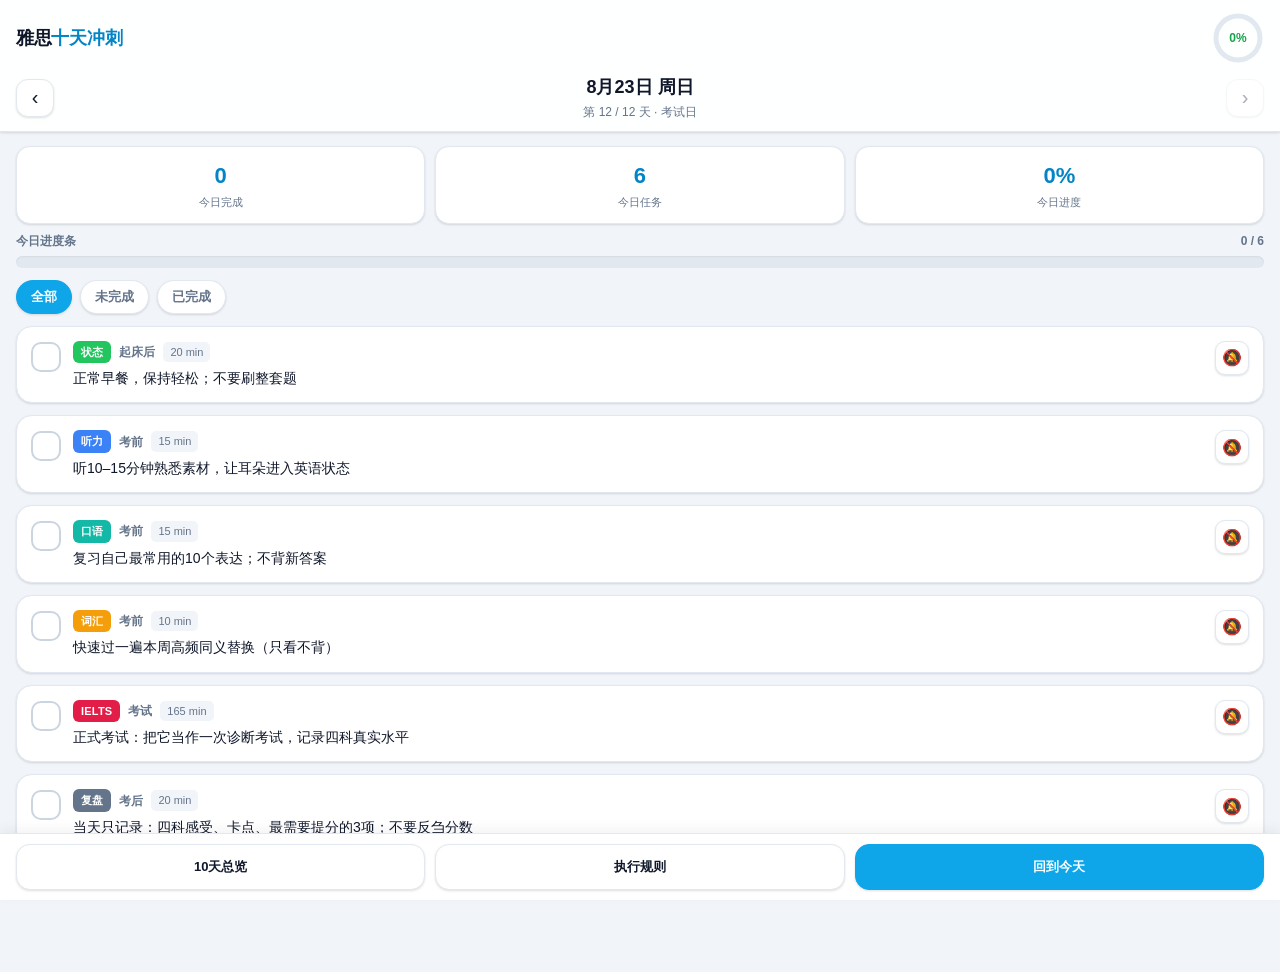
<file: index.html>
<!DOCTYPE html>
<html lang="zh-CN">
<head>
  <meta charset="UTF-8" />
  <meta name="viewport" content="width=device-width, initial-scale=1.0, maximum-scale=1.0, user-scalable=no, viewport-fit=cover" />
  <meta name="apple-mobile-web-app-capable" content="yes" />
  <meta name="apple-mobile-web-app-status-bar-style" content="default" />
  <meta name="theme-color" content="#0ea5e9" />
  <meta name="description" content="雅思十天冲刺打卡 - 带提醒的轻量打卡App" />
  <link rel="manifest" href="manifest.webmanifest" />
  <link rel="icon" href="data:image/svg+xml,<svg xmlns='http://www.w3.org/2000/svg' viewBox='0 0 100 100'><text y='.9em' font-size='90'>📚</text></svg>" />
  <title>雅思十天冲刺打卡</title>
  <style>
    :root {
      --bg: #f1f5f9;
      --card: #ffffff;
      --card-hover: #f8fafc;
      --text: #0f172a;
      --text-muted: #64748b;
      --accent: #0ea5e9;
      --accent-strong: #0284c7;
      --success: #16a34a;
      --success-bg: #dcfce7;
      --success-border: #86efac;
      --warning: #f59e0b;
      --danger: #ef4444;
      --border: #e2e8f0;
      --shadow: 0 1px 3px rgba(0,0,0,0.08), 0 1px 2px rgba(0,0,0,0.06);
      --shadow-md: 0 4px 6px -1px rgba(0,0,0,0.1), 0 2px 4px -2px rgba(0,0,0,0.1);
    }

    * {
      box-sizing: border-box;
      margin: 0;
      padding: 0;
      -webkit-tap-highlight-color: transparent;
    }

    body {
      font-family: -apple-system, BlinkMacSystemFont, "Segoe UI", Roboto, "PingFang SC", "Hiragino Sans GB", "Microsoft YaHei", sans-serif;
      background: var(--bg);
      color: var(--text);
      min-height: 100dvh;
      padding-bottom: 100px;
      line-height: 1.5;
    }

    /* Header */
    .header {
      position: sticky;
      top: 0;
      z-index: 50;
      background: rgba(255, 255, 255, 0.92);
      backdrop-filter: blur(12px);
      border-bottom: 1px solid var(--border);
      padding: 12px 16px 10px;
      box-shadow: var(--shadow);
    }

    .header-top {
      display: flex;
      justify-content: space-between;
      align-items: center;
      margin-bottom: 10px;
    }

    .title {
      font-size: 18px;
      font-weight: 800;
      letter-spacing: -0.3px;
      color: var(--text);
    }

    .title span {
      color: var(--accent-strong);
    }

    .progress-ring {
      position: relative;
      width: 52px;
      height: 52px;
    }

    .progress-ring svg {
      transform: rotate(-90deg);
    }

    .progress-ring circle {
      fill: none;
      stroke-width: 5;
    }

    .progress-ring .bg {
      stroke: #e2e8f0;
    }

    .progress-ring .fg {
      stroke: var(--success);
      stroke-linecap: round;
      transition: stroke-dashoffset 0.4s ease;
    }

    .progress-ring .percent {
      position: absolute;
      inset: 0;
      display: flex;
      align-items: center;
      justify-content: center;
      font-size: 12px;
      font-weight: 800;
      color: var(--success);
    }

    /* Date nav */
    .date-nav {
      display: flex;
      align-items: center;
      gap: 8px;
    }

    .date-btn {
      background: var(--card);
      border: 1px solid var(--border);
      color: var(--text);
      width: 38px;
      height: 38px;
      border-radius: 12px;
      font-size: 20px;
      display: flex;
      align-items: center;
      justify-content: center;
      cursor: pointer;
      box-shadow: var(--shadow);
      transition: background 0.15s;
    }

    .date-btn:active {
      background: var(--card-hover);
    }

    .date-btn:disabled {
      opacity: 0.35;
      pointer-events: none;
    }

    .current-date {
      flex: 1;
      text-align: center;
    }

    .current-date .day {
      font-size: 18px;
      font-weight: 800;
    }

    .current-date .sub {
      font-size: 12px;
      color: var(--text-muted);
      margin-top: 2px;
    }

    .today-badge {
      display: inline-block;
      background: var(--accent);
      color: white;
      font-size: 10px;
      font-weight: 700;
      padding: 2px 7px;
      border-radius: 6px;
      margin-left: 6px;
      vertical-align: middle;
    }

    /* Stats bar - stronger progress */
    .stats {
      display: grid;
      grid-template-columns: 1fr 1fr 1fr;
      gap: 10px;
      padding: 14px 16px 8px;
    }

    .stat-card {
      background: var(--card);
      border-radius: 14px;
      padding: 12px 8px;
      text-align: center;
      border: 1px solid var(--border);
      box-shadow: var(--shadow);
    }

    .stat-card .num {
      font-size: 22px;
      font-weight: 800;
      color: var(--accent-strong);
    }

    .stat-card .label {
      font-size: 11px;
      color: var(--text-muted);
      margin-top: 2px;
      font-weight: 500;
    }

    /* Daily progress bar - thicker and more prominent */
    .day-progress-wrap {
      padding: 0 16px 12px;
    }

    .day-progress-label {
      display: flex;
      justify-content: space-between;
      font-size: 12px;
      color: var(--text-muted);
      margin-bottom: 6px;
      font-weight: 600;
    }

    .day-progress-bar {
      height: 12px;
      background: #e2e8f0;
      border-radius: 999px;
      overflow: hidden;
      box-shadow: inset 0 1px 2px rgba(0,0,0,0.06);
    }

    .day-progress-fill {
      height: 100%;
      background: linear-gradient(90deg, #22c55e, #16a34a);
      border-radius: 999px;
      transition: width 0.4s ease;
      box-shadow: 0 0 8px rgba(22, 163, 74, 0.4);
    }

    /* Filters */
    .filters {
      display: flex;
      gap: 8px;
      padding: 0 16px 12px;
      overflow-x: auto;
      scrollbar-width: none;
    }

    .filters::-webkit-scrollbar { display: none; }

    .filter-btn {
      flex-shrink: 0;
      background: var(--card);
      border: 1px solid var(--border);
      color: var(--text-muted);
      padding: 7px 14px;
      border-radius: 20px;
      font-size: 13px;
      font-weight: 600;
      cursor: pointer;
      box-shadow: var(--shadow);
      transition: all 0.15s;
    }

    .filter-btn.active {
      background: var(--accent);
      color: white;
      border-color: var(--accent);
    }

    /* Task list */
    .task-list {
      padding: 0 16px 20px;
      display: flex;
      flex-direction: column;
      gap: 12px;
    }

    .task-card {
      background: var(--card);
      border-radius: 16px;
      padding: 14px;
      border: 1px solid var(--border);
      display: flex;
      gap: 12px;
      align-items: flex-start;
      transition: all 0.2s;
      cursor: pointer;
      box-shadow: var(--shadow);
      position: relative;
    }

    .task-card.done {
      background: var(--success-bg);
      border-color: var(--success-border);
    }

    .task-card.done .task-text {
      text-decoration: line-through;
      color: var(--text-muted);
    }

    .task-card:active {
      transform: scale(0.985);
    }

    .check-box {
      width: 30px;
      height: 30px;
      border-radius: 10px;
      border: 2.5px solid #cbd5e1;
      flex-shrink: 0;
      display: flex;
      align-items: center;
      justify-content: center;
      font-size: 16px;
      font-weight: 700;
      transition: all 0.2s;
      margin-top: 1px;
      background: white;
    }

    .task-card.done .check-box {
      background: var(--success);
      border-color: var(--success);
      color: white;
    }

    .task-body {
      flex: 1;
      min-width: 0;
    }

    .task-meta {
      display: flex;
      align-items: center;
      gap: 8px;
      margin-bottom: 5px;
      flex-wrap: wrap;
    }

    .module-tag {
      font-size: 11px;
      font-weight: 700;
      padding: 3px 8px;
      border-radius: 6px;
      color: white;
      letter-spacing: 0.2px;
    }

    .time-tag {
      font-size: 12px;
      color: var(--text-muted);
      font-variant-numeric: tabular-nums;
      font-weight: 600;
    }

    .duration-tag {
      font-size: 11px;
      color: var(--text-muted);
      background: #f1f5f9;
      padding: 2px 7px;
      border-radius: 5px;
      font-weight: 500;
    }

    .task-text {
      font-size: 14px;
      line-height: 1.45;
      word-break: break-word;
      color: var(--text);
    }

    .task-actions {
      display: flex;
      flex-direction: column;
      gap: 6px;
      flex-shrink: 0;
    }

    .bell-btn {
      width: 34px;
      height: 34px;
      border-radius: 10px;
      border: 1px solid var(--border);
      background: white;
      display: flex;
      align-items: center;
      justify-content: center;
      font-size: 16px;
      cursor: pointer;
      box-shadow: var(--shadow);
      transition: all 0.15s;
    }

    .bell-btn.has-reminder {
      background: #fef3c7;
      border-color: #fbbf24;
    }

    .bell-btn:active {
      transform: scale(0.92);
    }

    .reminder-time {
      font-size: 10px;
      color: var(--warning);
      text-align: center;
      font-weight: 600;
      margin-top: 2px;
    }

    .empty-state {
      text-align: center;
      padding: 60px 20px;
      color: var(--text-muted);
    }

    .empty-state .icon {
      font-size: 48px;
      margin-bottom: 12px;
    }

    /* Bottom bar */
    .bottom-bar {
      position: fixed;
      bottom: 0;
      left: 0;
      right: 0;
      background: rgba(255, 255, 255, 0.95);
      backdrop-filter: blur(12px);
      border-top: 1px solid var(--border);
      padding: 10px 16px calc(10px + env(safe-area-inset-bottom));
      display: flex;
      gap: 10px;
      z-index: 50;
      box-shadow: 0 -4px 12px rgba(0,0,0,0.05);
    }

    .bottom-btn {
      flex: 1;
      background: var(--card);
      border: 1px solid var(--border);
      color: var(--text);
      padding: 13px 8px;
      border-radius: 14px;
      font-size: 13px;
      font-weight: 700;
      cursor: pointer;
      box-shadow: var(--shadow);
      transition: background 0.15s;
    }

    .bottom-btn:active {
      background: var(--card-hover);
    }

    .bottom-btn.primary {
      background: var(--accent);
      color: white;
      border-color: var(--accent);
    }

    /* Modal */
    .modal-overlay {
      position: fixed;
      inset: 0;
      background: rgba(15, 23, 42, 0.45);
      z-index: 100;
      display: none;
      align-items: flex-end;
      justify-content: center;
    }

    .modal-overlay.show {
      display: flex;
    }

    .modal {
      background: white;
      border-radius: 24px 24px 0 0;
      width: 100%;
      max-width: 500px;
      max-height: 85vh;
      overflow-y: auto;
      padding: 22px 18px calc(22px + env(safe-area-inset-bottom));
      box-shadow: 0 -10px 40px rgba(0,0,0,0.15);
    }

    .modal h3 {
      font-size: 18px;
      margin-bottom: 16px;
      text-align: center;
      font-weight: 800;
    }

    .overview-day {
      display: flex;
      justify-content: space-between;
      align-items: center;
      padding: 12px 14px;
      border-radius: 12px;
      margin-bottom: 8px;
      background: #f8fafc;
      cursor: pointer;
      border: 1px solid var(--border);
    }

    .overview-day:active {
      background: #f1f5f9;
    }

    .overview-day .date {
      font-weight: 700;
      font-size: 14px;
    }

    .overview-day .bar-wrap {
      flex: 1;
      margin: 0 14px;
      height: 10px;
      background: #e2e8f0;
      border-radius: 999px;
      overflow: hidden;
    }

    .overview-day .bar {
      height: 100%;
      background: linear-gradient(90deg, #22c55e, #16a34a);
      border-radius: 999px;
      transition: width 0.3s;
    }

    .overview-day .pct {
      font-size: 14px;
      font-weight: 800;
      color: var(--success);
      min-width: 40px;
      text-align: right;
    }

    .rules-content {
      font-size: 14px;
      color: var(--text-muted);
      line-height: 1.7;
    }

    .rules-content b {
      color: var(--text);
    }

    .close-modal {
      display: block;
      width: 100%;
      margin-top: 18px;
      padding: 14px;
      background: #f1f5f9;
      border: none;
      border-radius: 14px;
      color: var(--text);
      font-size: 15px;
      font-weight: 700;
      cursor: pointer;
    }

    /* Reminder modal specific */
    .reminder-options {
      display: flex;
      flex-direction: column;
      gap: 10px;
      margin-bottom: 16px;
    }

    .reminder-opt {
      padding: 14px 16px;
      border: 1.5px solid var(--border);
      border-radius: 14px;
      background: #f8fafc;
      font-size: 15px;
      font-weight: 600;
      cursor: pointer;
      text-align: left;
      transition: all 0.15s;
    }

    .reminder-opt:active, .reminder-opt.selected {
      border-color: var(--accent);
      background: #e0f2fe;
      color: var(--accent-strong);
    }

    .custom-time-row {
      display: flex;
      gap: 10px;
      align-items: center;
      margin-top: 8px;
    }

    .custom-time-row input {
      flex: 1;
      padding: 12px;
      border: 1.5px solid var(--border);
      border-radius: 12px;
      font-size: 15px;
      background: white;
    }

    .btn-danger {
      background: #fef2f2;
      color: var(--danger);
      border: 1px solid #fecaca;
    }

    /* Toast */
    .toast {
      position: fixed;
      top: 80px;
      left: 50%;
      transform: translateX(-50%) translateY(-20px);
      background: var(--success);
      color: white;
      padding: 12px 22px;
      border-radius: 12px;
      font-size: 14px;
      font-weight: 700;
      opacity: 0;
      transition: all 0.3s;
      z-index: 200;
      pointer-events: none;
      box-shadow: var(--shadow-md);
    }

    .toast.show {
      opacity: 1;
      transform: translateX(-50%) translateY(0);
    }

    .toast.warn {
      background: var(--warning);
    }

    /* Install banner */
    .install-banner {
      display: none;
      background: linear-gradient(135deg, #0ea5e9, #0284c7);
      color: white;
      padding: 12px 16px;
      text-align: center;
      font-size: 13px;
      font-weight: 600;
    }

    .install-banner.show {
      display: block;
    }

    .install-banner button {
      margin-left: 10px;
      background: white;
      color: var(--accent-strong);
      border: none;
      padding: 6px 12px;
      border-radius: 8px;
      font-weight: 700;
      font-size: 12px;
      cursor: pointer;
    }
  </style>
</head>
<body>
  <div class="install-banner" id="installBanner">
    可安装到手机主屏幕，获得更好提醒体验
    <button onclick="promptInstall()">立即安装</button>
  </div>

  <div class="header">
    <div class="header-top">
      <div class="title">雅思<span>十天冲刺</span></div>
      <div class="progress-ring" id="totalRing">
        <svg width="52" height="52">
          <circle class="bg" cx="26" cy="26" r="22" />
          <circle class="fg" id="ringFg" cx="26" cy="26" r="22" stroke-dasharray="138.2" stroke-dashoffset="138.2" />
        </svg>
        <div class="percent" id="totalPercent">0%</div>
      </div>
    </div>
    <div class="date-nav">
      <button class="date-btn" id="prevDay" onclick="changeDay(-1)">‹</button>
      <div class="current-date">
        <div class="day" id="dateLabel">—</div>
        <div class="sub" id="dateSub">—</div>
      </div>
      <button class="date-btn" id="nextDay" onclick="changeDay(1)">›</button>
    </div>
  </div>

  <div class="stats">
    <div class="stat-card">
      <div class="num" id="statDone">0</div>
      <div class="label">今日完成</div>
    </div>
    <div class="stat-card">
      <div class="num" id="statTotal">0</div>
      <div class="label">今日任务</div>
    </div>
    <div class="stat-card">
      <div class="num" id="statRate">0%</div>
      <div class="label">今日进度</div>
    </div>
  </div>

  <div class="day-progress-wrap">
    <div class="day-progress-label">
      <span>今日进度条</span>
      <span id="progressText">0 / 0</span>
    </div>
    <div class="day-progress-bar">
      <div class="day-progress-fill" id="dayProgressFill" style="width:0%"></div>
    </div>
  </div>

  <div class="filters" id="filters">
    <button class="filter-btn active" data-filter="all" onclick="setFilter('all')">全部</button>
    <button class="filter-btn" data-filter="todo" onclick="setFilter('todo')">未完成</button>
    <button class="filter-btn" data-filter="done" onclick="setFilter('done')">已完成</button>
  </div>

  <div class="task-list" id="taskList"></div>

  <div class="bottom-bar">
    <button class="bottom-btn" onclick="showOverview()">10天总览</button>
    <button class="bottom-btn" onclick="showRules()">执行规则</button>
    <button class="bottom-btn primary" onclick="goToday()">回到今天</button>
  </div>

  <!-- Overview Modal -->
  <div class="modal-overlay" id="overviewModal" onclick="if(event.target===this)hideModal('overviewModal')">
    <div class="modal">
      <h3>📊 10天完成总览</h3>
      <div id="overviewList"></div>
      <button class="close-modal" onclick="hideModal('overviewModal')">关闭</button>
    </div>
  </div>

  <!-- Rules Modal -->
  <div class="modal-overlay" id="rulesModal" onclick="if(event.target===this)hideModal('rulesModal')">
    <div class="modal">
      <h3>📋 执行规则</h3>
      <div class="rules-content">
        <p><b>核心目标</b><br>8月23日不是追求7分，而是拿到真实基线；真正目标是9月底–10月底冲7.0。</p>
        <p style="margin-top:12px"><b>每天最低线</b><br>工作日：通勤1.5h + 晚上约2.5h；如果加班，只保留听力/阅读1项+口语20分钟。</p>
        <p style="margin-top:12px"><b>刷题原则</b><br>做1套 ≠ 完成任务；必须复盘错题并找到原文定位/同义替换。</p>
        <p style="margin-top:12px"><b>听力</b><br>优先把5.0→6.0：先解决定位、拼写、数字、同义替换；不要疯狂倍速。</p>
        <p style="margin-top:12px"><b>阅读</b><br>优先解决做题顺序、定位、T/F/NG、匹配；每道错题都写错因。</p>
        <p style="margin-top:12px"><b>写作</b><br>先保证结构、审题、观点清楚和语法稳定；不要背大段范文。</p>
        <p style="margin-top:12px"><b>口语</b><br>不需要先买昂贵陪练。每天直接跟我练20–30分钟；两次课程口语课用来做正式诊断。</p>
        <p style="margin-top:12px"><b>词汇</b><br>不背几千个新词；只背真题错题、写作高频表达和自己说不出来的词。</p>
        <p style="margin-top:12px"><b>睡眠</b><br>8月22日必须优先睡眠；不要熬夜冲刺。</p>
      </div>
      <button class="close-modal" onclick="hideModal('rulesModal')">关闭</button>
    </div>
  </div>

  <!-- Reminder Modal -->
  <div class="modal-overlay" id="reminderModal" onclick="if(event.target===this)hideModal('reminderModal')">
    <div class="modal">
      <h3>⏰ 设置提醒</h3>
      <p id="reminderTaskPreview" style="font-size:13px;color:#64748b;margin-bottom:14px;text-align:center;"></p>
      <div class="reminder-options" id="reminderOptions">
        <div class="reminder-opt" data-min="5" onclick="selectReminderOpt(this)">提前 5 分钟</div>
        <div class="reminder-opt" data-min="10" onclick="selectReminderOpt(this)">提前 10 分钟</div>
        <div class="reminder-opt" data-min="15" onclick="selectReminderOpt(this)">提前 15 分钟</div>
        <div class="reminder-opt" data-min="30" onclick="selectReminderOpt(this)">提前 30 分钟</div>
        <div class="reminder-opt" data-min="0" onclick="selectReminderOpt(this)">任务开始时</div>
      </div>
      <div class="custom-time-row">
        <input type="time" id="customReminderTime" />
        <button class="bottom-btn primary" style="flex:0 0 auto;padding:12px 16px;" onclick="setCustomReminder()">自定义时间</button>
      </div>
      <button class="close-modal btn-danger" id="clearReminderBtn" style="display:none;margin-top:12px;" onclick="clearCurrentReminder()">清除此提醒</button>
      <button class="close-modal" onclick="hideModal('reminderModal')" style="margin-top:10px;">取消</button>
    </div>
  </div>

  <div class="toast" id="toast"></div>

  <script>
    // ========== 完整任务数据 ==========
    const SCHEDULE = {
      "2026-08-12": [
        { time: "14:00–14:30", module: "启动", task: "轻量启动：把资料、真题、耳机、错题本准备好即可，不要补课", duration: "30 min", start: "14:00" },
        { time: "14:40–15:20", module: "听力", task: "只看听力最核心方法部分（1.5倍速），记3条自己的问题，不要做整套题", duration: "40 min", start: "14:40" },
        { time: "20:00–20:40", module: "口语", task: "跟我轻量Part 1练习：5–6题即可，每题说15–25秒（和 ChatGPT / Grok 练习）", duration: "40 min", start: "20:00" },
        { time: "20:50–21:20", module: "词汇", task: "只背今天看过的核心词/同义替换，20个左右就够", duration: "30 min", start: "20:50" },
        { time: "21:20–22:00", module: "收尾", task: "早点休息，补睡眠。今天以恢复为主，不要硬撑", duration: "40 min", start: "21:20" }
      ],
      "2026-08-13": [
        { time: "09:00–10:00", module: "听力", task: "听力方法课：重点看Section 1–4题型与预测；1.5–2倍速", duration: "60 min", start: "09:00" },
        { time: "10:10–11:10", module: "听力", task: "剑雅 Listening 1套，严格40分钟+10分钟检查", duration: "60 min", start: "10:10" },
        { time: "11:10–12:00", module: "听力", task: "逐题复盘；错题必须找到原文位置，分类：没听到/听到了没反应/拼写/定位错", duration: "50 min", start: "11:10" },
        { time: "13:30–14:30", module: "阅读", task: "阅读方法课：判断题/T-F-NG、匹配题、填空题", duration: "60 min", start: "13:30" },
        { time: "14:40–15:40", module: "阅读", task: "剑雅 Reading 1套（60分钟）；记录每篇耗时", duration: "60 min", start: "14:40" },
        { time: "15:40–16:30", module: "阅读", task: "复盘：每个错题写“为什么错+正确定位句+同义替换”", duration: "50 min", start: "15:40" },
        { time: "16:40–17:40", module: "写作", task: "Task 1课程：图表开头/Overview/比较句；看课+整理自己的4句框架", duration: "60 min", start: "16:40" },
        { time: "17:50–18:50", module: "写作", task: "Task 2课程：审题→立场→两段主体；完成1个题目的提纲，不急着写全文", duration: "60 min", start: "17:50" },
        { time: "20:00–21:00", module: "口语", task: "第一次课程口语练习机会：直接预约/使用；要求老师重点纠正流利度、卡顿、语法错误", duration: "60 min", start: "20:00" },
        { time: "21:10–22:00", module: "口语", task: "跟我模拟Part 1+Part 2；录音；把卡住的10个表达改成你自己能说的简单句（和 ChatGPT / Grok 练习）", duration: "50 min", start: "21:10" },
        { time: "22:00–22:40", module: "词汇", task: "复习今天错题词+高频同义替换", duration: "40 min", start: "22:00" },
        { time: "22:40–23:00", module: "复盘", task: "统计：听力正确数、阅读正确数；记录今天最需要修的3个问题", duration: "20 min", start: "22:40" }
      ],
      "2026-08-14": [
        { time: "06:30–08:00", module: "通勤/化妆", task: "听课程回放/错题音频；禁止被动刷课。每次只听一个主题并记3个要点", duration: "90 min", start: "06:30" },
        { time: "08:00–09:30", module: "通勤", task: "背当天错题词/同义替换；最后10分钟闭眼回忆", duration: "60 min", start: "08:00" },
        { time: "12:30–12:50", module: "午间", task: "口语微练：看3个问题，每题用英文说30秒（可小声/默练）", duration: "20 min", start: "12:30" },
        { time: "20:30–21:20", module: "阅读", task: "剑雅 Reading Passage 1–2：专项训练T/F/NG + 定位", duration: "50 min", start: "20:30" },
        { time: "21:30–22:20", module: "听力", task: "Section 1–2专项：做题+精听错题", duration: "50 min", start: "21:30" },
        { time: "22:20–23:00", module: "口语", task: "跟我Part 1：10题+纠错（和 ChatGPT / Grok 练习）", duration: "50 min", start: "22:20" }
      ],
      "2026-08-15": [
        { time: "06:30–08:00", module: "通勤/化妆", task: "听课程回放/错题音频；禁止被动刷课。每次只听一个主题并记3个要点", duration: "90 min", start: "06:30" },
        { time: "08:00–09:30", module: "通勤", task: "背当天错题词/同义替换；最后10分钟闭眼回忆", duration: "60 min", start: "08:00" },
        { time: "12:30–12:50", module: "午间", task: "口语微练：看3个问题，每题用英文说30秒（可小声/默练）", duration: "20 min", start: "12:30" },
        { time: "20:30–21:20", module: "写作", task: "Task 2：课程视频+整理自己的万能结构（不是背范文）", duration: "50 min", start: "20:30" },
        { time: "21:30–22:30", module: "写作", task: "完整写Task 2 1篇，40分钟；剩余20分钟自改", duration: "50 min", start: "21:30" },
        { time: "22:30–23:00", module: "词汇", task: "整理作文中不会说/写的10个词组", duration: "50 min", start: "22:30" }
      ],
      "2026-08-16": [
        { time: "06:30–08:00", module: "通勤/化妆", task: "听课程回放/错题音频；禁止被动刷课。每次只听一个主题并记3个要点", duration: "90 min", start: "06:30" },
        { time: "08:00–09:30", module: "通勤", task: "背当天错题词/同义替换；最后10分钟闭眼回忆", duration: "60 min", start: "08:00" },
        { time: "12:30–12:50", module: "午间", task: "口语微练：看3个问题，每题用英文说30秒（可小声/默练）", duration: "20 min", start: "12:30" },
        { time: "20:30–21:20", module: "听力", task: "剑雅 Listening 1套，40分钟+检查", duration: "50 min", start: "20:30" },
        { time: "21:30–22:20", module: "听力", task: "精听错题+同义替换", duration: "50 min", start: "21:30" },
        { time: "22:20–23:00", module: "口语", task: "跟我Part 2：1题准备1分钟+说2分钟，重复2次（和 ChatGPT / Grok 练习）", duration: "50 min", start: "22:20" }
      ],
      "2026-08-17": [
        { time: "06:30–08:00", module: "通勤/化妆", task: "听课程回放/错题音频；禁止被动刷课。每次只听一个主题并记3个要点", duration: "90 min", start: "06:30" },
        { time: "08:00–09:30", module: "通勤", task: "背当天错题词/同义替换；最后10分钟闭眼回忆", duration: "60 min", start: "08:00" },
        { time: "12:30–12:50", module: "午间", task: "口语微练：看3个问题，每题用英文说30秒（可小声/默练）", duration: "20 min", start: "12:30" },
        { time: "20:30–21:20", module: "阅读", task: "剑雅 Reading 1套；60分钟限时", duration: "50 min", start: "20:30" },
        { time: "21:30–22:20", module: "阅读", task: "只复盘错题；重点找定位和同义替换", duration: "50 min", start: "21:30" },
        { time: "22:20–23:00", module: "写作", task: "Task 1：完成一篇，20分钟；检查Overview和比较", duration: "50 min", start: "22:20" }
      ],
      "2026-08-18": [
        { time: "06:30–08:00", module: "通勤/化妆", task: "听课程回放/错题音频；禁止被动刷课。每次只听一个主题并记3个要点", duration: "90 min", start: "06:30" },
        { time: "08:00–09:30", module: "通勤", task: "背当天错题词/同义替换；最后10分钟闭眼回忆", duration: "60 min", start: "08:00" },
        { time: "12:30–12:50", module: "午间", task: "口语微练：看3个问题，每题用英文说30秒（可小声/默练）", duration: "20 min", start: "12:30" },
        { time: "20:30–21:20", module: "写作", task: "Task 2高频题审题训练：5题，每题3–5分钟列观点", duration: "50 min", start: "20:30" },
        { time: "21:30–22:20", module: "写作", task: "完整Task 2 1篇，40分钟；重点保证清晰，不追求高级词", duration: "50 min", start: "21:30" },
        { time: "22:20–23:00", module: "口语", task: "跟我Part 3：6题，练“观点+原因+例子”（和 ChatGPT / Grok 练习）", duration: "50 min", start: "22:20" }
      ],
      "2026-08-19": [
        { time: "06:30–08:00", module: "通勤/化妆", task: "听课程回放/错题音频；禁止被动刷课。每次只听一个主题并记3个要点", duration: "90 min", start: "06:30" },
        { time: "08:00–09:30", module: "通勤", task: "背当天错题词/同义替换；最后10分钟闭眼回忆", duration: "60 min", start: "08:00" },
        { time: "12:30–12:50", module: "午间", task: "口语微练：看3个问题，每题用英文说30秒（可小声/默练）", duration: "20 min", start: "12:30" },
        { time: "20:30–21:20", module: "听力", task: "听力错题专项：回顾前几套全部错题", duration: "50 min", start: "20:30" },
        { time: "21:30–22:20", module: "阅读", task: "阅读错题专项：总结3种最常见陷阱", duration: "50 min", start: "21:30" },
        { time: "22:20–23:00", module: "口语", task: "课程第二次口语练习：重点要求纠正卡顿、语法、发音", duration: "50 min", start: "22:20" }
      ],
      "2026-08-20": [
        { time: "06:30–08:00", module: "通勤/化妆", task: "听课程回放/错题音频；禁止被动刷课。每次只听一个主题并记3个要点", duration: "90 min", start: "06:30" },
        { time: "08:00–09:30", module: "通勤", task: "背当天错题词/同义替换；最后10分钟闭眼回忆", duration: "60 min", start: "08:00" },
        { time: "12:30–12:50", module: "午间", task: "口语微练：看3个问题，每题用英文说30秒（可小声/默练）", duration: "20 min", start: "12:30" },
        { time: "20:30–21:20", module: "阅读", task: "剑雅 Reading 1套，60分钟（如果时间不足只做2篇）", duration: "50 min", start: "20:30" },
        { time: "21:30–22:20", module: "听力", task: "剑雅 Listening 1套，严格考试流程", duration: "50 min", start: "21:30" },
        { time: "22:20–23:00", module: "复盘", task: "记录本周听力/阅读正确数趋势；找出最弱题型", duration: "50 min", start: "22:20" }
      ],
      "2026-08-21": [
        { time: "06:30–08:00", module: "通勤/化妆", task: "听课程回放/错题音频；禁止被动刷课。每次只听一个主题并记3个要点", duration: "90 min", start: "06:30" },
        { time: "08:00–09:30", module: "通勤", task: "背当天错题词/同义替换；最后10分钟闭眼回忆", duration: "60 min", start: "08:00" },
        { time: "12:30–12:50", module: "午间", task: "口语微练：看3个问题，每题用英文说30秒（可小声/默练）", duration: "20 min", start: "12:30" },
        { time: "20:30–21:10", module: "写作", task: "Task 1：20分钟完整写作+10分钟检查", duration: "50 min", start: "20:30" },
        { time: "21:20–22:10", module: "写作", task: "Task 2：只做审题+提纲3题；不要再堆模板", duration: "50 min", start: "21:20" },
        { time: "22:10–23:00", module: "口语", task: "跟我做完整Part 1+2+3模拟；重点练不空白（和 ChatGPT / Grok 练习）", duration: "50 min", start: "22:10" }
      ],
      "2026-08-22": [
        { time: "09:00–10:00", module: "听力", task: "补做/复习：剑雅 Listening 1套（严格考试流程）+ 快速复盘错题", duration: "60 min", start: "09:00" },
        { time: "10:20–11:20", module: "阅读", task: "补做：剑雅 Reading Passage 1–2，重点练定位和同义替换", duration: "60 min", start: "10:20" },
        { time: "11:30–12:10", module: "复盘", task: "把前几天听力/阅读错题再过一遍，更新《我的雅思错误清单》", duration: "40 min", start: "11:30" },
        { time: "14:00–15:00", module: "写作", task: "Task 2：完整写1篇（40分钟）+ 自查结构与观点是否清晰", duration: "60 min", start: "14:00" },
        { time: "15:20–16:10", module: "口语", task: "跟我完整模拟 Part 1 + Part 2（录音），重点减少卡顿（和 ChatGPT / Grok 练习）", duration: "50 min", start: "15:20" },
        { time: "16:20–17:00", module: "词汇", task: "集中复习本周错题词 + 高频同义替换", duration: "40 min", start: "16:20" },
        { time: "20:00–20:40", module: "听力", task: "再听错题音频/熟悉素材，只听不学新内容", duration: "40 min", start: "20:00" },
        { time: "21:00–21:40", module: "考前准备", task: "准考证/证件/路线/考试用品/早餐全部确认；早点睡", duration: "40 min", start: "21:00" }
      ],
      "2026-08-23": [
        { time: "起床后", module: "状态", task: "正常早餐，保持轻松；不要刷整套题", duration: "20 min", start: "07:00" },
        { time: "考前", module: "听力", task: "听10–15分钟熟悉素材，让耳朵进入英语状态", duration: "15 min", start: "08:00" },
        { time: "考前", module: "口语", task: "复习自己最常用的10个表达；不背新答案", duration: "15 min", start: "08:20" },
        { time: "考前", module: "词汇", task: "快速过一遍本周高频同义替换（只看不背）", duration: "10 min", start: "08:40" },
        { time: "考试", module: "IELTS", task: "正式考试：把它当作一次诊断考试，记录四科真实水平", duration: "165 min", start: "09:00" },
        { time: "考后", module: "复盘", task: "当天只记录：四科感受、卡点、最需要提分的3项；不要反刍分数", duration: "20 min", start: "13:00" }
      ]
    };

    const DATES = Object.keys(SCHEDULE).sort();
    const WEEKDAYS = ["日", "一", "二", "三", "四", "五", "六"];
    const MODULE_COLORS = {
      "听力": "#3b82f6", "阅读": "#8b5cf6", "写作": "#ec4899", "口语": "#14b8a6",
      "词汇": "#f59e0b", "复盘": "#64748b", "启动": "#22c55e", "收尾": "#64748b",
      "通勤/化妆": "#6366f1", "通勤": "#6366f1", "午间": "#f97316",
      "考前准备": "#ef4444", "状态": "#22c55e", "IELTS": "#e11d48"
    };

    // ========== State ==========
    let currentDate = null;
    let filter = "all";
    let currentReminderKey = null;
    let selectedMinutes = 10;
    const STORAGE_KEY = "ielts_checkin_v2";
    const REMINDER_KEY = "ielts_reminders_v1";
    let deferredPrompt = null;

    function loadProgress() {
      try { return JSON.parse(localStorage.getItem(STORAGE_KEY) || "{}"); } catch { return {}; }
    }
    function saveProgress(data) {
      localStorage.setItem(STORAGE_KEY, JSON.stringify(data));
    }
    function loadReminders() {
      try { return JSON.parse(localStorage.getItem(REMINDER_KEY) || "{}"); } catch { return {}; }
    }
    function saveReminders(data) {
      localStorage.setItem(REMINDER_KEY, JSON.stringify(data));
    }

    function isDone(date, index) {
      const p = loadProgress();
      return !!(p[date] && p[date][index]);
    }

    function toggleDone(date, index) {
      const p = loadProgress();
      if (!p[date]) p[date] = {};
      p[date][index] = !p[date][index];
      saveProgress(p);
      render();
      updateTotalRing();
      if (p[date][index]) showToast("已完成 ✓");
    }

    function getReminderKey(date, index) {
      return date + "_" + index;
    }

    function getReminder(date, index) {
      return loadReminders()[getReminderKey(date, index)] || null;
    }

    // ========== Date helpers ==========
    function todayStr() {
      const d = new Date();
      return d.getFullYear() + "-" + String(d.getMonth()+1).padStart(2,"0") + "-" + String(d.getDate()).padStart(2,"0");
    }

    function formatDateLabel(dateStr) {
      const d = new Date(dateStr + "T00:00:00");
      return (d.getMonth()+1) + "月" + d.getDate() + "日 周" + WEEKDAYS[d.getDay()];
    }

    function getDayIndex(dateStr) {
      return DATES.indexOf(dateStr);
    }

    function parseTaskStart(dateStr, startHHMM) {
      // startHHMM like "14:00"
      if (!startHHMM || !startHHMM.includes(":")) return null;
      const [h, m] = startHHMM.split(":").map(Number);
      const d = new Date(dateStr + "T00:00:00");
      d.setHours(h, m, 0, 0);
      return d;
    }

    // ========== Render ==========
    function render() {
      if (!currentDate || !SCHEDULE[currentDate]) {
        document.getElementById("taskList").innerHTML = `<div class="empty-state"><div class="icon">📅</div><div>今天不在冲刺计划内</div><div style="margin-top:8px;font-size:13px">计划从 8月12日 到 8月23日</div></div>`;
        document.getElementById("dateLabel").textContent = formatDateLabel(currentDate || todayStr());
        document.getElementById("dateSub").textContent = "不在计划范围";
        document.getElementById("statDone").textContent = "0";
        document.getElementById("statTotal").textContent = "0";
        document.getElementById("statRate").textContent = "0%";
        document.getElementById("dayProgressFill").style.width = "0%";
        document.getElementById("progressText").textContent = "0 / 0";
        return;
      }

      const tasks = SCHEDULE[currentDate];
      const isToday = currentDate === todayStr();
      const dayIdx = getDayIndex(currentDate);

      document.getElementById("dateLabel").innerHTML = formatDateLabel(currentDate) + (isToday ? '<span class="today-badge">今天</span>' : "");
      document.getElementById("dateSub").textContent = `第 ${dayIdx + 1} / ${DATES.length} 天` + (currentDate === "2026-08-22" ? " · 轻量模式" : "") + (currentDate === "2026-08-23" ? " · 考试日" : "");

      document.getElementById("prevDay").disabled = dayIdx <= 0;
      document.getElementById("nextDay").disabled = dayIdx >= DATES.length - 1;

      let doneCount = 0;
      tasks.forEach((_, i) => { if (isDone(currentDate, i)) doneCount++; });
      const rate = tasks.length ? Math.round((doneCount / tasks.length) * 100) : 0;

      document.getElementById("statDone").textContent = doneCount;
      document.getElementById("statTotal").textContent = tasks.length;
      document.getElementById("statRate").textContent = rate + "%";
      document.getElementById("dayProgressFill").style.width = rate + "%";
      document.getElementById("progressText").textContent = doneCount + " / " + tasks.length;

      const list = document.getElementById("taskList");
      list.innerHTML = "";

      let shown = 0;
      tasks.forEach((t, i) => {
        const done = isDone(currentDate, i);
        if (filter === "todo" && done) return;
        if (filter === "done" && !done) return;
        shown++;

        const color = MODULE_COLORS[t.module] || "#64748b";
        const rem = getReminder(currentDate, i);
        const remTimeStr = rem ? new Date(rem).toLocaleTimeString("zh-CN", {hour:"2-digit", minute:"2-digit"}) : "";

        const card = document.createElement("div");
        card.className = "task-card" + (done ? " done" : "");
        
        const checkArea = document.createElement("div");
        checkArea.className = "check-box";
        checkArea.textContent = done ? "✓" : "";
        checkArea.onclick = (e) => { e.stopPropagation(); toggleDone(currentDate, i); };

        const body = document.createElement("div");
        body.className = "task-body";
        body.onclick = () => toggleDone(currentDate, i);
        body.innerHTML = `
          <div class="task-meta">
            <span class="module-tag" style="background:${color}">${t.module}</span>
            <span class="time-tag">${t.time}</span>
            <span class="duration-tag">${t.duration}</span>
          </div>
          <div class="task-text">${t.task}</div>
        `;

        const actions = document.createElement("div");
        actions.className = "task-actions";
        const bell = document.createElement("button");
        bell.className = "bell-btn" + (rem ? " has-reminder" : "");
        bell.innerHTML = rem ? "🔔" : "🔕";
        bell.title = "设置提醒";
        bell.onclick = (e) => {
          e.stopPropagation();
          openReminderModal(currentDate, i, t);
        };
        actions.appendChild(bell);
        if (rem) {
          const tm = document.createElement("div");
          tm.className = "reminder-time";
          tm.textContent = remTimeStr;
          actions.appendChild(tm);
        }

        card.appendChild(checkArea);
        card.appendChild(body);
        card.appendChild(actions);
        list.appendChild(card);
      });

      if (shown === 0) {
        list.innerHTML = `<div class="empty-state"><div class="icon">${filter === "done" ? "🎉" : "✅"}</div><div>${filter === "done" ? "还没有完成任何任务" : "今日任务全部完成！"}</div></div>`;
      }
    }

    function updateTotalRing() {
      let totalTasks = 0, totalDone = 0;
      DATES.forEach(date => {
        const tasks = SCHEDULE[date];
        totalTasks += tasks.length;
        tasks.forEach((_, i) => { if (isDone(date, i)) totalDone++; });
      });
      const pct = totalTasks ? Math.round((totalDone / totalTasks) * 100) : 0;
      const circumference = 138.2;
      const offset = circumference - (pct / 100) * circumference;
      document.getElementById("ringFg").style.strokeDashoffset = offset;
      document.getElementById("totalPercent").textContent = pct + "%";
    }

    function changeDay(delta) {
      const idx = getDayIndex(currentDate);
      const newIdx = idx + delta;
      if (newIdx >= 0 && newIdx < DATES.length) {
        currentDate = DATES[newIdx];
        filter = "all";
        document.querySelectorAll(".filter-btn").forEach(b => b.classList.toggle("active", b.dataset.filter === "all"));
        render();
      }
    }

    function goToday() {
      const t = todayStr();
      if (SCHEDULE[t]) currentDate = t;
      else if (t < DATES[0]) currentDate = DATES[0];
      else currentDate = DATES[DATES.length - 1];
      filter = "all";
      document.querySelectorAll(".filter-btn").forEach(b => b.classList.toggle("active", b.dataset.filter === "all"));
      render();
    }

    function setFilter(f) {
      filter = f;
      document.querySelectorAll(".filter-btn").forEach(b => b.classList.toggle("active", b.dataset.filter === f));
      render();
    }

    function showOverview() {
      const list = document.getElementById("overviewList");
      list.innerHTML = "";
      DATES.forEach(date => {
        const tasks = SCHEDULE[date];
        let done = 0;
        tasks.forEach((_, i) => { if (isDone(date, i)) done++; });
        const pct = tasks.length ? Math.round((done / tasks.length) * 100) : 0;
        const d = new Date(date + "T00:00:00");
        const label = `${d.getMonth()+1}/${d.getDate()} 周${WEEKDAYS[d.getDay()]}`;
        const div = document.createElement("div");
        div.className = "overview-day";
        div.onclick = () => {
          currentDate = date;
          hideModal("overviewModal");
          filter = "all";
          document.querySelectorAll(".filter-btn").forEach(b => b.classList.toggle("active", b.dataset.filter === "all"));
          render();
        };
        div.innerHTML = `<div class="date">${label}</div><div class="bar-wrap"><div class="bar" style="width:${pct}%"></div></div><div class="pct">${pct}%</div>`;
        list.appendChild(div);
      });
      document.getElementById("overviewModal").classList.add("show");
    }

    function showRules() {
      document.getElementById("rulesModal").classList.add("show");
    }

    function hideModal(id) {
      document.getElementById(id).classList.remove("show");
    }

    function showToast(msg, isWarn) {
      const t = document.getElementById("toast");
      t.textContent = msg;
      t.className = "toast" + (isWarn ? " warn show" : " show");
      setTimeout(() => t.classList.remove("show"), 1800);
    }

    // ========== Reminder system ==========
    function openReminderModal(date, index, task) {
      currentReminderKey = getReminderKey(date, index);
      document.getElementById("reminderTaskPreview").textContent = task.module + " · " + task.time + " · " + task.task.slice(0, 40) + (task.task.length > 40 ? "…" : "");
      
      const existing = getReminder(date, index);
      document.getElementById("clearReminderBtn").style.display = existing ? "block" : "none";
      
      // highlight default
      document.querySelectorAll(".reminder-opt").forEach(el => {
        el.classList.toggle("selected", el.dataset.min === "10");
      });
      selectedMinutes = 10;

      // set custom time input to task start if possible
      const startDate = parseTaskStart(date, task.start);
      if (startDate) {
        const hh = String(startDate.getHours()).padStart(2,"0");
        const mm = String(startDate.getMinutes()).padStart(2,"0");
        document.getElementById("customReminderTime").value = hh + ":" + mm;
      }

      document.getElementById("reminderModal").classList.add("show");
    }

    function selectReminderOpt(el) {
      document.querySelectorAll(".reminder-opt").forEach(e => e.classList.remove("selected"));
      el.classList.add("selected");
      selectedMinutes = parseInt(el.dataset.min, 10);
      
      // immediately set based on task start
      const [date, idxStr] = currentReminderKey.split("_");
      const index = parseInt(idxStr, 10);
      const task = SCHEDULE[date][index];
      const startDate = parseTaskStart(date, task.start);
      if (!startDate) {
        showToast("此任务没有明确开始时间，请用自定义时间", true);
        return;
      }
      const remindAt = new Date(startDate.getTime() - selectedMinutes * 60 * 1000);
      setReminderTime(remindAt);
    }

    function setCustomReminder() {
      const val = document.getElementById("customReminderTime").value;
      if (!val) {
        showToast("请选择时间", true);
        return;
      }
      const [date] = currentReminderKey.split("_");
      const [h, m] = val.split(":").map(Number);
      const d = new Date(date + "T00:00:00");
      d.setHours(h, m, 0, 0);
      setReminderTime(d);
    }

    async function setReminderTime(dateObj) {
      // request permission first
      if (!("Notification" in window)) {
        showToast("当前浏览器不支持通知", true);
        return;
      }
      let perm = Notification.permission;
      if (perm === "default") {
        perm = await Notification.requestPermission();
      }
      if (perm !== "granted") {
        showToast("需要开启通知权限才能提醒", true);
        return;
      }

      const rems = loadReminders();
      rems[currentReminderKey] = dateObj.toISOString();
      saveReminders(rems);
      hideModal("reminderModal");
      render();
      showToast("提醒已设置 · " + dateObj.toLocaleTimeString("zh-CN", {hour:"2-digit", minute:"2-digit"}));
    }

    function clearCurrentReminder() {
      const rems = loadReminders();
      delete rems[currentReminderKey];
      saveReminders(rems);
      hideModal("reminderModal");
      render();
      showToast("提醒已清除");
    }

    // Check reminders every 20 seconds
    function checkReminders() {
      if (Notification.permission !== "granted") return;
      const now = Date.now();
      const rems = loadReminders();
      let changed = false;
      for (const key in rems) {
        const t = new Date(rems[key]).getTime();
        // fire if within the last 25 seconds window (to catch the check)
        if (t <= now && t > now - 25000) {
          const [date, idxStr] = key.split("_");
          const index = parseInt(idxStr, 10);
          const task = SCHEDULE[date] && SCHEDULE[date][index];
          if (task) {
            const title = "雅思打卡提醒";
            const body = task.module + " · " + task.time + "\n" + task.task;
            try {
              new Notification(title, {
                body: body,
                icon: "data:image/svg+xml,<svg xmlns='http://www.w3.org/2000/svg' viewBox='0 0 100 100'><text y='.9em' font-size='90'>📚</text></svg>",
                tag: key,
                requireInteraction: true
              });
            } catch(e) {}
          }
          // remove after firing so it doesn't repeat
          delete rems[key];
          changed = true;
        }
      }
      if (changed) saveReminders(rems);
    }

    // ========== PWA install ==========
    window.addEventListener("beforeinstallprompt", (e) => {
      e.preventDefault();
      deferredPrompt = e;
      document.getElementById("installBanner").classList.add("show");
    });

    function promptInstall() {
      if (!deferredPrompt) {
        showToast("请用浏览器菜单「添加到主屏幕」", true);
        return;
      }
      deferredPrompt.prompt();
      deferredPrompt.userChoice.then(() => {
        deferredPrompt = null;
        document.getElementById("installBanner").classList.remove("show");
      });
    }

    // Service Worker registration
    if ("serviceWorker" in navigator) {
      window.addEventListener("load", () => {
        navigator.serviceWorker.register("./sw.js").catch(() => {});
      });
    }

    // ========== Init ==========
    (function init() {
      const t = todayStr();
      if (SCHEDULE[t]) currentDate = t;
      else if (t < DATES[0]) currentDate = DATES[0];
      else currentDate = DATES[DATES.length - 1];
      render();
      updateTotalRing();
      setInterval(checkReminders, 20000);
      // also check once after 2s
      setTimeout(checkReminders, 2000);
    })();
  </script>
</body>
</html>
</file>
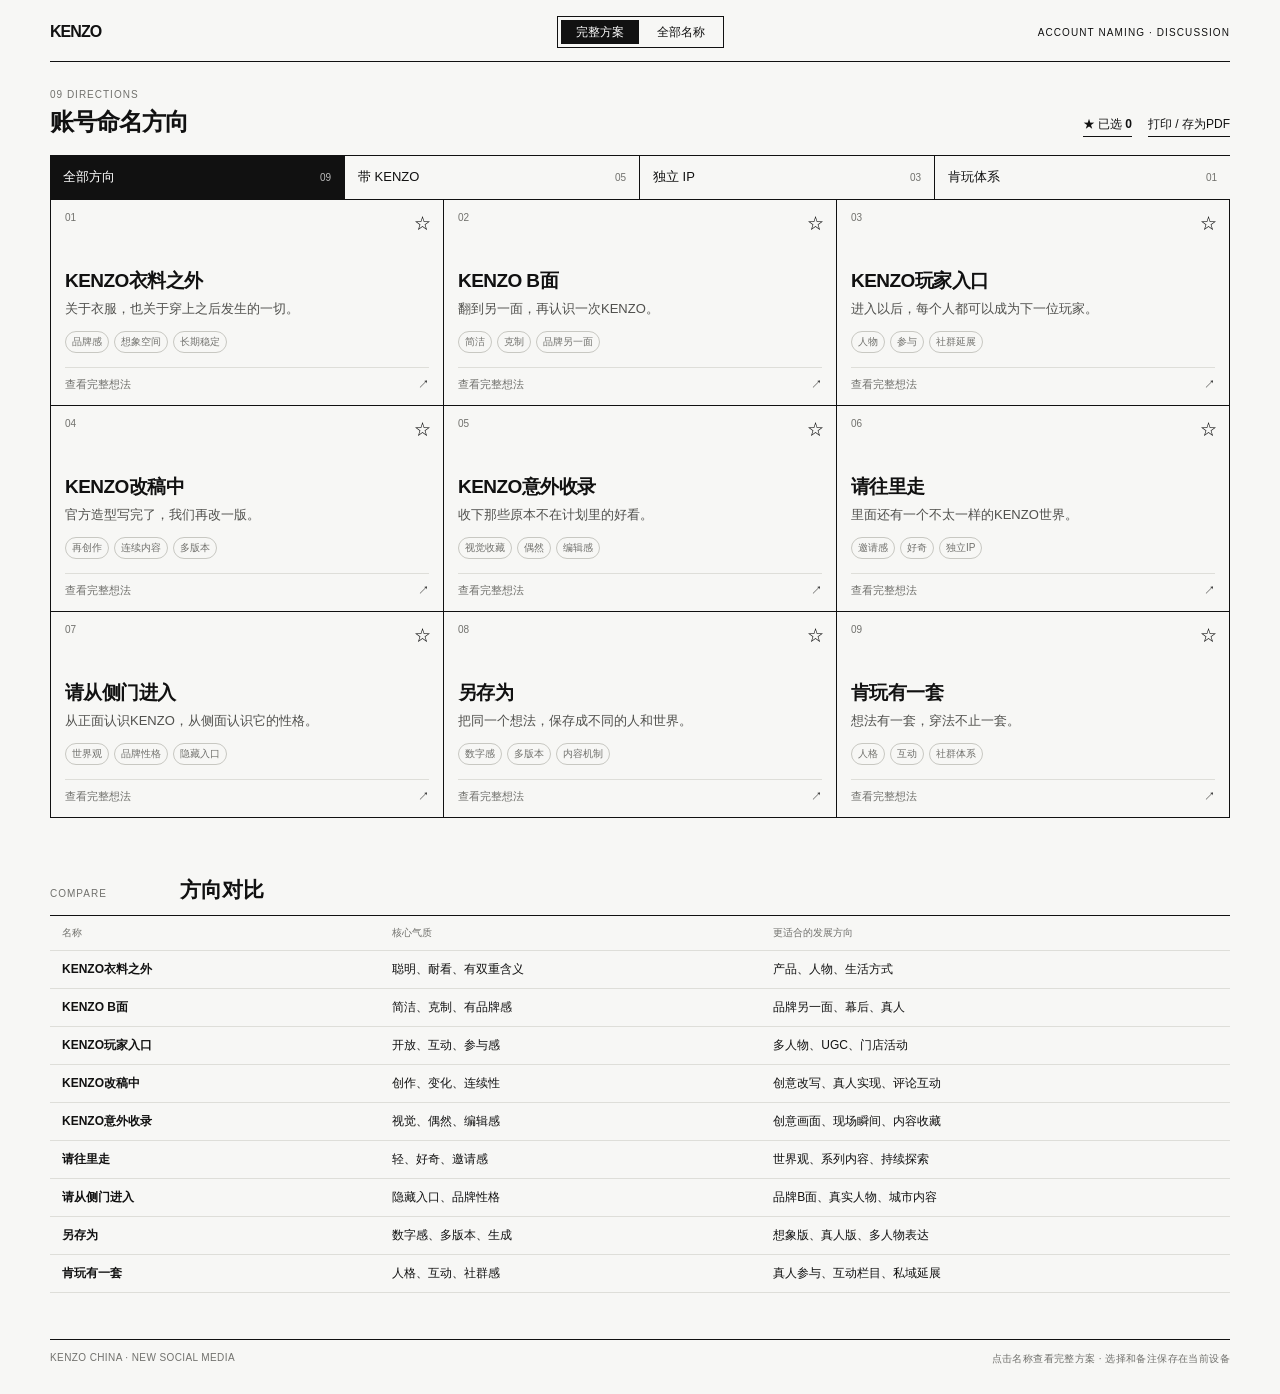
<file: kenzo-naming/index.html>
<!doctype html>
<html lang="zh-CN">
<head>
  <meta charset="utf-8">
  <meta name="viewport" content="width=device-width,initial-scale=1,viewport-fit=cover">
  <meta name="theme-color" content="#f7f7f5">
  <title>KENZO 新账号命名方向</title>
  <link rel="stylesheet" href="styles.css">
</head>
<body data-page="plans">
  <main class="shell">
    <header class="masthead">
      <div class="wordmark">KENZO</div>
      <nav class="page-switch" aria-label="页面切换"><a class="active" href="./">完整方案</a><a href="all.html">全部名称</a></nav>
      <div class="doc-meta">ACCOUNT NAMING · DISCUSSION</div>
    </header>

    <section class="page-title">
      <div><span>09 DIRECTIONS</span><h1>账号命名方向</h1></div>
      <div class="title-actions"><button id="showSelected">★ 已选 <b id="starCount">0</b></button><button onclick="window.print()">打印 / 存为PDF</button></div>
    </section>

    <nav class="filters" id="filters" aria-label="方案分类"></nav>
    <section class="plan-grid" id="planGrid"></section>

    <section class="comparison">
      <header><span>COMPARE</span><h2>方向对比</h2></header>
      <div class="table-wrap"><table><thead><tr><th>名称</th><th>核心气质</th><th>更适合的发展方向</th></tr></thead><tbody id="compareBody"></tbody></table></div>
    </section>

    <footer><span>KENZO CHINA · NEW SOCIAL MEDIA</span><span>点击名称查看完整方案 · 选择和备注保存在当前设备</span></footer>
  </main>

  <dialog id="detailDialog" class="detail-dialog">
    <button class="dialog-close" id="dialogClose" aria-label="关闭">×</button>
    <div id="detailContent"></div>
  </dialog>
  <script src="data.js"></script>
  <script src="app.js?v=20260903-3"></script>
</body>
</html>
</file>
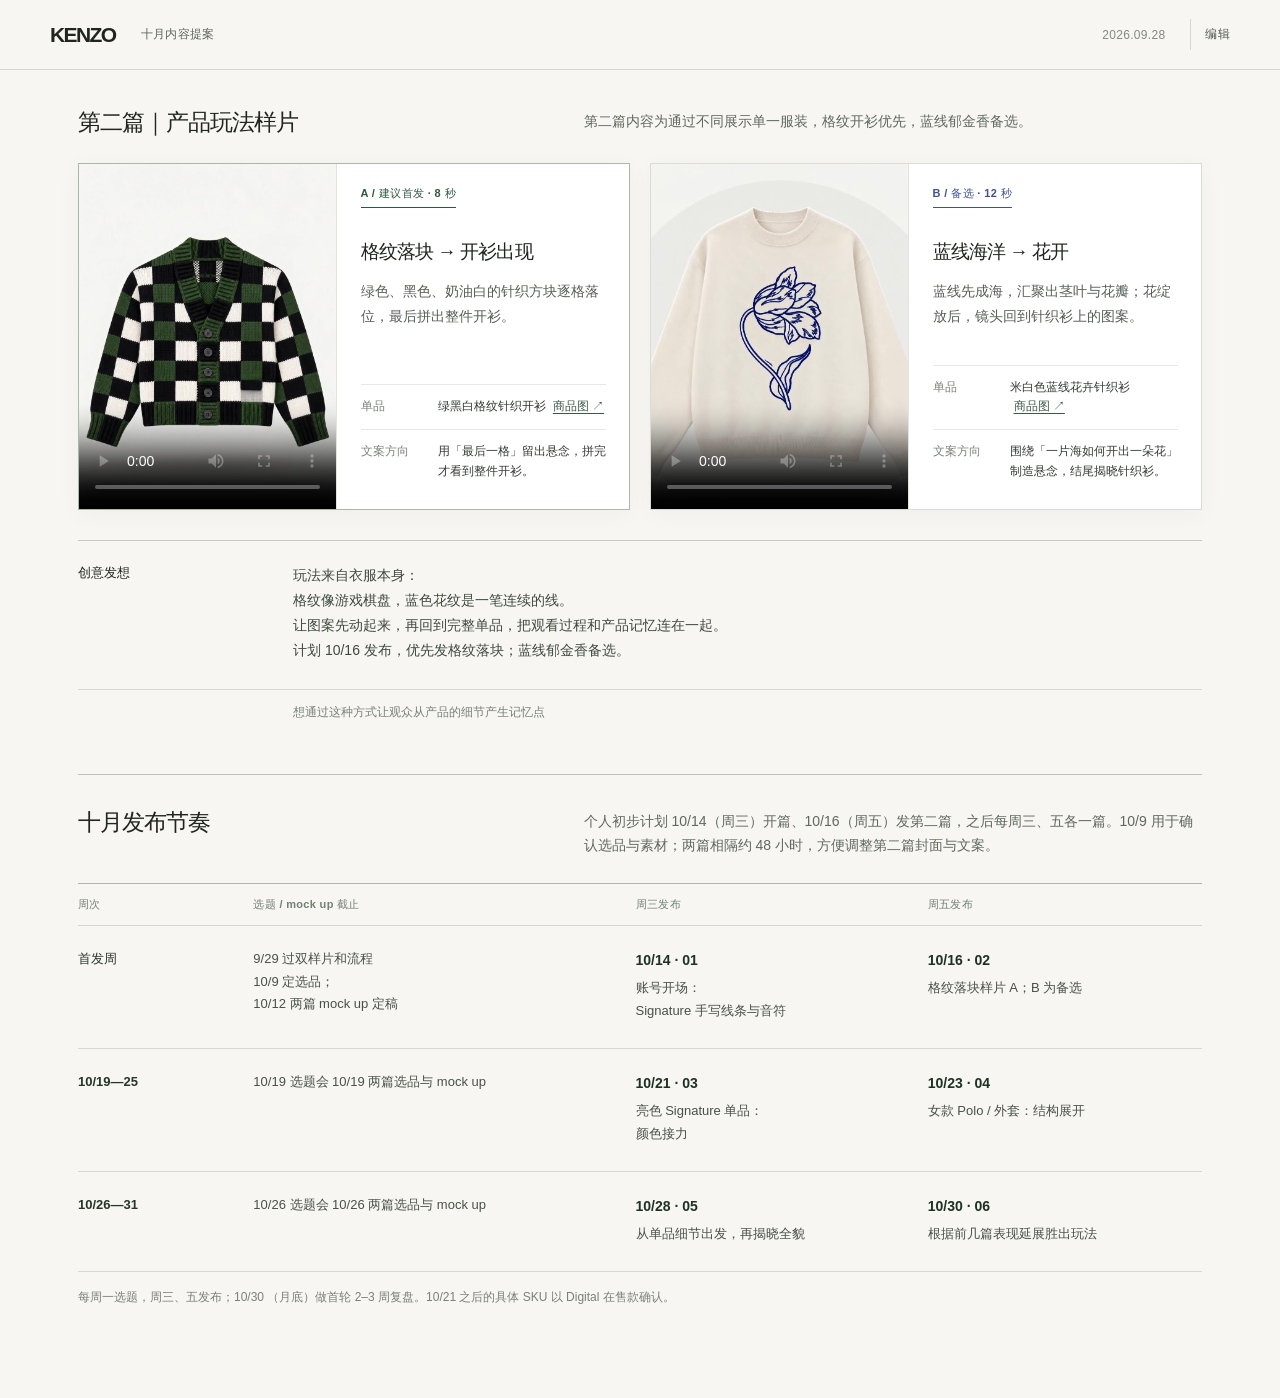
<file: kenzo-october-2026/index.html>
<!doctype html>
<html lang="zh-CN">
<head>
  <meta charset="utf-8">
  <meta name="viewport" content="width=device-width,initial-scale=1">
  <meta name="theme-color" content="#f7f7f5">
  <meta name="description" content="KENZO 第二篇产品内容样片与 2026 年十月发布排期。">
  <title>KENZO｜十月内容提案</title>
  <link rel="icon" type="image/svg+xml" href="data:image/svg+xml,%3Csvg xmlns='http://www.w3.org/2000/svg' viewBox='0 0 64 64'%3E%3Crect width='64' height='64' fill='%23f7f7f5'/%3E%3Cpath d='M15 13v38M47 13 18 43m14-14 16 22' stroke='%23171918' stroke-width='5' fill='none'/%3E%3C/svg%3E">
  <link rel="stylesheet" href="styles.css">
  <script defer src="editor.js"></script>
</head>
<body>
  <header class="topbar"><strong>KENZO</strong><span>十月内容提案</span><span class="stamp">2026.09.28</span><a class="edit-link" href="?edit=1">编辑</a></header>
  <main>
    <section class="section samples" aria-labelledby="samples-title">
      <div class="section-heading"><h1 id="samples-title">第二篇｜产品玩法样片</h1><p data-edit="sampleSummary">第二篇内容为通过不同展示单一服装，格纹开衫优先，蓝线郁金香备选。</p></div>
      <div class="sample-grid">
        <article class="sample" data-variant="A">
          <div class="sample-media"><video controls playsinline preload="metadata" poster="assets/poster-a.jpg" aria-label="A 版格纹落块样片"><source src="assets/checker.mp4" type="video/mp4">浏览器不支持播放该视频。</video></div>
          <div class="sample-content">
            <span class="label green" data-label-for="A">A / 建议首发 · 8 秒</span>
            <h2 data-edit="aTitle">格纹落块 → 开衫出现</h2>
            <p data-edit="aIdea">绿色、黑色、奶油白的针织方块逐格落位，最后拼出整件开衫。</p>
            <div class="info"><b>单品</b><span><span data-edit="aProduct">绿黑白格纹针织开衫</span> <a href="assets/product-a.jpeg" target="_blank" rel="noopener">商品图 ↗</a></span></div>
            <div class="info"><b>文案方向</b><span data-edit="aDirection">用「最后一格」留出悬念，拼完才看到整件开衫。</span></div>
          </div>
        </article>
        <article class="sample" data-variant="B">
          <div class="sample-media"><video controls playsinline preload="metadata" poster="assets/poster-b.jpg" aria-label="B 版蓝线海洋绽放样片"><source src="assets/tulip.mp4" type="video/mp4">浏览器不支持播放该视频。</video></div>
          <div class="sample-content">
            <span class="label blue" data-label-for="B">B / 备选 · 12 秒</span>
            <h2 data-edit="bTitle">蓝线海洋 → 花开</h2>
            <p data-edit="bIdea">蓝线先成海，汇聚出茎叶与花瓣；花绽放后，镜头回到针织衫上的图案。</p>
            <div class="info"><b>单品</b><span><span data-edit="bProduct">米白色蓝线花卉针织衫</span> <a href="assets/product-b.png" target="_blank" rel="noopener">商品图 ↗</a></span></div>
            <div class="info"><b>文案方向</b><span data-edit="bDirection">围绕「一片海如何开出一朵花」制造悬念，结尾揭晓针织衫。</span></div>
          </div>
        </article>
      </div>
      <div class="rationale"><h2>创意发想</h2><p data-edit="rationale">玩法来自衣服本身： 
格纹像游戏棋盘，蓝色花纹是一笔连续的线。 
让图案先动起来，再回到完整单品，把观看过程和产品记忆连在一起。 
计划 10/16 发布，优先发格纹落块；蓝线郁金香备选。</p></div>
      <p class="check" data-edit="check">想通过这种方式让观众从产品的细节产生记忆点</p>
    </section>
    <section class="section schedule" aria-labelledby="schedule-title">
      <div class="section-heading"><h2 id="schedule-title">十月发布节奏</h2><p data-edit="scheduleIntro">个人初步计划 10/14（周三）开篇、10/16（周五）发第二篇，之后每周三、五各一篇。10/9 用于确认选品与素材；两篇相隔约 48 小时，方便调整第二篇封面与文案。</p></div>
      <div class="table-scroll"><table><thead><tr><th>周次</th><th>选题 / mock up 截止</th><th>周三发布</th><th>周五发布</th></tr></thead><tbody>
        <tr><td>首发周</td><td data-edit="week1Deadline">9/29 过双样片和流程  
10/9 定选品；
10/12 两篇 mock up 定稿</td><td><b>10/14 · 01</b><br><span data-edit="post1">账号开场：
Signature 手写线条与音符</span></td><td><b>10/16 · 02</b><br><span data-edit="post2">格纹落块样片 A；B 为备选</span></td></tr>
        <tr><td>10/19—25</td><td data-edit="week2Deadline">10/19 选题会 10/19 两篇选品与 mock up</td><td><b>10/21 · 03</b><br><span data-edit="post3">亮色 Signature 单品：
颜色接力</span></td><td><b>10/23 · 04</b><br><span data-edit="post4">女款 Polo / 外套：结构展开</span></td></tr>
        <tr><td>10/26—31</td><td data-edit="week3Deadline">10/26 选题会 10/26 两篇选品与 mock up</td><td><b>10/28 · 05</b><br><span data-edit="post5">从单品细节出发，再揭晓全貌</span></td><td><b>10/30 · 06</b><br><span data-edit="post6">根据前几篇表现延展胜出玩法</span></td></tr>
      </tbody></table></div>
      <p class="schedule-note" data-edit="scheduleNote">每周一选题，周三、五发布；10/30 （月底）做首轮 2–3 周复盘。10/21 之后的具体 SKU 以 Digital 在售款确认。</p>
    </section>
  </main>
  <aside class="editor-bar" id="editorBar" hidden>
    <div class="editor-line"><strong>编辑模式</strong><label>第二篇首选 <select id="priority"><option value="A">格纹开衫 A</option><option value="B">郁金香 B</option></select></label><button id="publish" type="button">保存并同步公开页</button><button id="copyDraft" class="secondary" type="button">复制草稿</button><a href="./">退出编辑</a></div>
    <div class="editor-line"><label class="token-label">GitHub 写入令牌 <input id="token" type="password" autocomplete="off" placeholder="同步公开页时填写"></label><a class="token-help" href="https://github.com/settings/personal-access-tokens/new" target="_blank" rel="noopener">新建有写入权限的令牌 ↗</a><span id="editorStatus" role="status">点击页面文字即可修改，草稿会自动保存在此浏览器。</span></div>
    <div class="editor-line editor-help">令牌设置：Resource owner 选 Mona129；Repository access 只选 ielts-10-day-app；Repository permissions 中 Contents 选 Read and write。生成后填在这里，不要发给别人。</div>
  </aside>
</body>
</html>
</file>
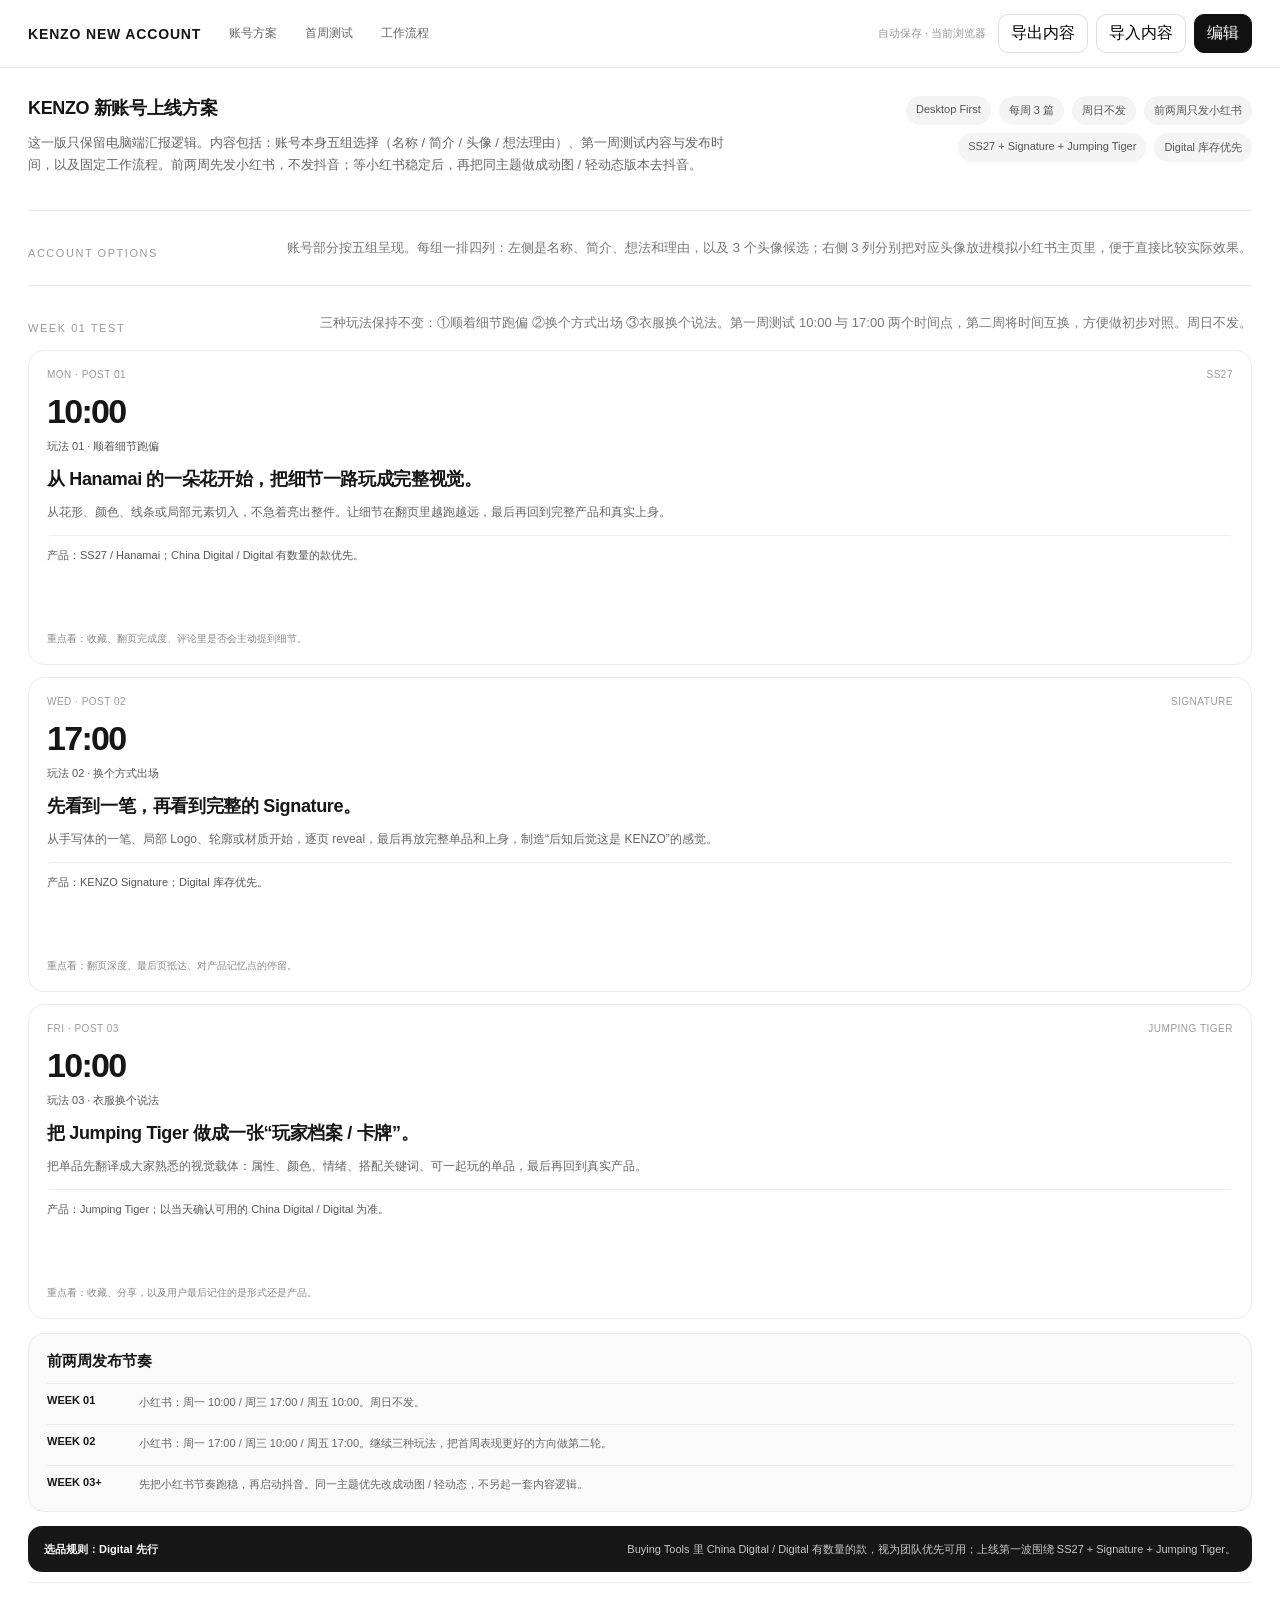
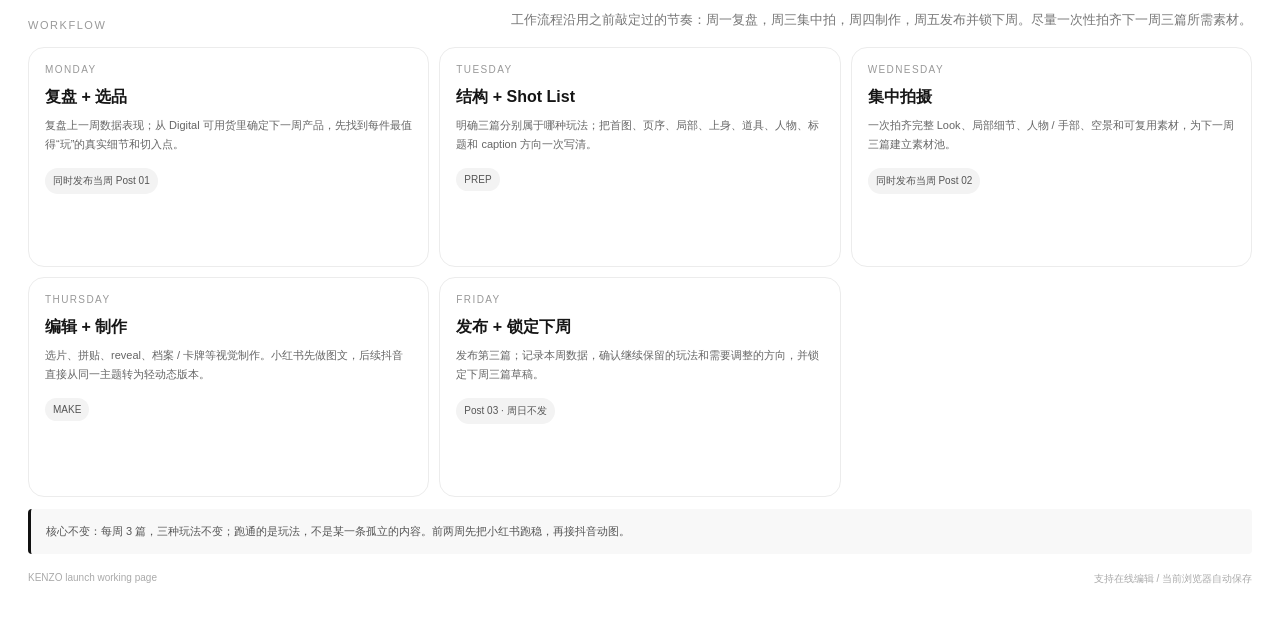
<file: kenzo/index.html>
<!doctype html>
<html lang="zh-CN">
<head>
<meta charset="utf-8">
<meta name="viewport" content="width=device-width, initial-scale=1">
<title>KENZO 新账号方案</title>
<style>
:root{--bg:#fbfbfb;--card:#ffffff;--line:#ececec;--text:#161616;--muted:#7d7d7d;--accent:#ff2442;--soft:#f5f5f5;}
*{box-sizing:border-box}
html{scroll-behavior:smooth}
body{margin:0;font-family:-apple-system,BlinkMacSystemFont,"PingFang SC","Helvetica Neue",Arial,sans-serif;color:var(--text);background:#fff;}
a{color:inherit;text-decoration:none}
button,input{font:inherit}
.topbar{position:sticky;top:0;background:rgba(255,255,255,.92);backdrop-filter:blur(14px);z-index:50;border-bottom:1px solid var(--line)}
.topbar-inner{max-width:1700px;margin:0 auto;padding:14px 28px;display:flex;align-items:center;gap:18px}
.brand{font-size:14px;font-weight:800;letter-spacing:.06em}
.mini-nav{display:flex;gap:8px}
.mini-nav a{font-size:12px;color:#666;padding:7px 10px;border-radius:999px}
.mini-nav a:hover{background:#f3f3f3;color:#111}
.top-actions{margin-left:auto;display:flex;gap:8px;align-items:center}
.top-actions button{padding:8px 12px;border:1px solid #ddd;background:#fff;border-radius:10px;cursor:pointer}
.top-actions .primary{background:#111;color:#fff;border-color:#111}
.save-state{font-size:11px;color:#999;margin-right:4px}
.page{max-width:1700px;margin:0 auto;padding:20px 28px 56px}
.overview{display:flex;justify-content:space-between;gap:18px;align-items:flex-start;padding:8px 0 24px}
.overview-left{display:flex;flex-direction:column;gap:12px}
.overview-title{font-size:18px;font-weight:750;letter-spacing:-.02em}
.overview-sub{font-size:13px;color:#666;line-height:1.7;max-width:900px}
.pills{display:flex;flex-wrap:wrap;gap:8px;justify-content:flex-end;max-width:520px}
.pill{font-size:11px;padding:7px 10px;border-radius:999px;background:#f4f4f4;color:#555}
.block{border-top:1px solid var(--line);padding-top:26px;margin-top:10px}
.block-head{display:flex;justify-content:space-between;gap:18px;align-items:flex-end;margin-bottom:16px}
.block-kicker{font-size:11px;color:#999;letter-spacing:.14em;text-transform:uppercase}
.block-note{font-size:13px;color:#777;line-height:1.7;max-width:980px}
.account-groups{display:flex;flex-direction:column;gap:20px}
.group{display:grid;grid-template-columns:340px repeat(3,minmax(0,1fr));gap:12px;align-items:start}
.info-card,.mock-card,.plain-card{background:var(--card);border:1px solid var(--line);border-radius:16px}
.info-card{padding:20px}
.option-tag{font-size:10px;color:#a0a0a0;letter-spacing:.15em;margin-bottom:12px}
.info-card h3{font-size:22px;margin:0 0 12px;letter-spacing:-.03em}
.bio{font-size:14px;line-height:1.8;white-space:pre-line;margin:0 0 16px}
.small-label{font-size:11px;color:#8a8a8a;margin-bottom:8px;letter-spacing:.05em}
.reason{padding-top:14px;border-top:1px solid #eee}
.reason p{font-size:12px;line-height:1.7;color:#555;margin:0}
.avatar-row{display:flex;gap:8px;margin-top:16px}
.avatar-row img{width:58px;height:58px;border-radius:50%;object-fit:contain;background:#fcfcfc;border:1px solid #e8e8e8;padding:2px}
.mock-card{padding:10px}
.mock-top{font-size:10px;color:#aaa;display:flex;justify-content:space-between;padding:2px 2px 10px}
.phone{width:100%;aspect-ratio:9 / 18.4;border:6px solid #141414;border-radius:34px;overflow:hidden;background:#fff;position:relative;box-shadow:0 12px 30px rgba(0,0,0,.08)}
.phone:before{content:"";position:absolute;top:8px;left:50%;transform:translateX(-50%);width:34%;height:21px;background:#111;border-radius:20px;z-index:5}
.hero{height:43%;padding:40px 14px 12px;color:#fff;display:flex;flex-direction:column;justify-content:flex-end;position:relative;background:linear-gradient(to bottom,rgba(0,0,0,.08),rgba(0,0,0,.63)), radial-gradient(circle at 18% 20%, var(--c1), transparent 33%), radial-gradient(circle at 88% 12%, var(--c2), transparent 28%), linear-gradient(145deg, var(--c3), #2a2a2a)}
.status{position:absolute;top:13px;left:14px;right:14px;font-size:10px;font-weight:700;display:flex;justify-content:space-between}
.profile{display:flex;gap:10px;align-items:center}
.profile img{width:54px;height:54px;border-radius:50%;border:2px solid rgba(255,255,255,.92);background:#fff;object-fit:contain;padding:2px}
.profile-name{font-size:18px;font-weight:800;line-height:1.25}
.profile-id{font-size:9px;opacity:.78;margin-top:2px}
.profile-bio{font-size:10px;line-height:1.55;margin-top:10px}
.metrics{display:flex;align-items:flex-end;gap:14px;font-size:9px;margin-top:10px}
.metrics b{display:block;font-size:13px}
.follow-btn{margin-left:auto;background:var(--accent);padding:6px 16px;border-radius:999px;font-size:10px;color:#fff;font-weight:700}
.phone-tabs{height:38px;border-bottom:1px solid #efefef;display:flex;align-items:center;gap:26px;padding:0 14px;font-size:10px;color:#666}
.phone-tabs b{color:#111;position:relative}
.phone-tabs b:after{content:"";position:absolute;left:50%;transform:translateX(-50%);bottom:-12px;width:20px;height:2px;background:var(--accent)}
.grid{height:calc(57% - 38px);display:grid;grid-template-columns:1fr 1fr;gap:2px;background:#efefef;padding:2px}
.tile{background:#fff;display:flex;flex-direction:column;padding:6px}
.tile-art{flex:1;border-radius:8px;background:linear-gradient(135deg,#f4ede2,#ffffff 45%,#dfe8df);display:flex;align-items:center;justify-content:center;overflow:hidden;position:relative}
.tile-art img{max-width:56%;max-height:84%;width:auto;height:auto;object-fit:contain}
.tile-art:after{content:"KENZO";position:absolute;left:7px;bottom:5px;font-size:8px;font-weight:800;letter-spacing:.04em;color:#111}
.tile-title{font-size:8px;line-height:1.35;color:#333;margin-top:5px}
.week-layout{display:grid;grid-template-columns:1.35fr .9fr;gap:14px}
.posts{display:grid;grid-template-columns:repeat(3,1fr);gap:12px}
.post{border:1px solid var(--line);border-radius:16px;padding:18px;display:flex;flex-direction:column;min-height:315px}
.post-meta{display:flex;justify-content:space-between;font-size:10px;color:#9a9a9a;letter-spacing:.05em}
.post-time{font-size:34px;font-weight:800;letter-spacing:-.05em;margin:12px 0 8px}
.post-play{font-size:11px;color:#555;margin-bottom:12px}
.post h4{font-size:18px;line-height:1.45;margin:0 0 10px;letter-spacing:-.02em}
.post p{font-size:12px;line-height:1.7;color:#666;margin:0}
.post .product{margin-top:12px;padding-top:12px;border-top:1px solid #eee;font-size:11px;color:#555}
.post .goal{margin-top:auto;padding-top:14px;font-size:10px;color:#888}
.side-panel{border:1px solid var(--line);border-radius:16px;background:#fafafa;padding:18px;display:flex;flex-direction:column;gap:12px}
.panel-title{font-size:15px;font-weight:700}
.line-item{display:grid;grid-template-columns:82px 1fr;gap:10px;padding-top:10px;border-top:1px solid #eaeaea}
.line-item:first-of-type{padding-top:0;border-top:none}
.line-item b{font-size:11px}
.line-item p{font-size:11px;line-height:1.6;color:#666;margin:0}
.rule-box{margin-top:14px;border-radius:14px;background:#171717;color:#fff;padding:14px 16px;display:flex;justify-content:space-between;gap:18px;font-size:11px;line-height:1.65}
.rule-box span{color:#c8c8c8}
.workflow{display:grid;grid-template-columns:repeat(5,1fr);gap:10px}
.step{border:1px solid var(--line);border-radius:16px;padding:16px;min-height:220px}
.step-day{font-size:10px;color:#999;letter-spacing:.14em}
.step h4{font-size:16px;margin:12px 0 8px}
.step p{font-size:11px;line-height:1.7;color:#666;margin:0}
.step-tag{display:inline-block;margin-top:14px;font-size:10px;background:#f3f3f3;padding:6px 8px;border-radius:999px;color:#555}
.note{margin-top:12px;background:#f8f8f8;border-left:3px solid #111;padding:13px 15px;font-size:11px;line-height:1.7;color:#555}
.footer{padding-top:18px;font-size:10px;color:#aaa;display:flex;justify-content:space-between}
[data-edit]{outline:none;border-radius:4px}
.editing [data-edit]:hover{background:#fff8d8}
.editing [data-edit]:focus{background:#fff1b8;box-shadow:0 0 0 2px #ecd26b}
@media (max-width:1320px){.group{grid-template-columns:340px repeat(3,320px);overflow:auto;padding-bottom:4px}.week-layout{grid-template-columns:1fr}.posts{grid-template-columns:1fr}.workflow{grid-template-columns:repeat(3,1fr)}}
@media (max-width:900px){.topbar-inner,.page{padding-left:16px;padding-right:16px}.overview{flex-direction:column}.workflow{grid-template-columns:1fr 1fr}.mini-nav{display:none}}
</style>
</head>
<body>
<div class="topbar">
  <div class="topbar-inner">
    <div class="brand">KENZO NEW ACCOUNT</div>
    <nav class="mini-nav">
      <a href="#accounts">账号方案</a>
      <a href="#week1">首周测试</a>
      <a href="#workflow">工作流程</a>
    </nav>
    <div class="top-actions">
      <span id="saveState" class="save-state">自动保存 · 当前浏览器</span>
      <button id="exportBtn">导出内容</button>
      <button id="importBtn">导入内容</button>
      <button id="editBtn" class="primary">编辑</button>
      <input type="file" id="importFile" accept="application/json" hidden>
    </div>
  </div>
</div>
<div class="page">
  <div class="overview">
    <div class="overview-left">
      <div class="overview-title" data-edit data-key="overview_title">KENZO 新账号上线方案</div>
      <div class="overview-sub" data-edit data-key="overview_sub">这一版只保留电脑端汇报逻辑。内容包括：账号本身五组选择（名称 / 简介 / 头像 / 想法理由）、第一周测试内容与发布时间，以及固定工作流程。前两周先发小红书，不发抖音；等小红书稳定后，再把同主题做成动图 / 轻动态版本去抖音。</div>
    </div>
    <div class="pills">
      <span class="pill">Desktop First</span>
      <span class="pill">每周 3 篇</span>
      <span class="pill">周日不发</span>
      <span class="pill">前两周只发小红书</span>
      <span class="pill">SS27 + Signature + Jumping Tiger</span>
      <span class="pill">Digital 库存优先</span>
    </div>
  </div>

  <section id="accounts" class="block">
    <div class="block-head">
      <div>
        <div class="block-kicker">Account options</div>
      </div>
      <div class="block-note">账号部分按五组呈现。每组一排四列：左侧是名称、简介、想法和理由，以及 3 个头像候选；右侧 3 列分别把对应头像放进模拟小红书主页里，便于直接比较实际效果。</div>
    </div>
    <div id="accountGroups" class="account-groups"></div>
  </section>

  <section id="week1" class="block">
    <div class="block-head">
      <div><div class="block-kicker">Week 01 test</div></div>
      <div class="block-note">三种玩法保持不变：①顺着细节跑偏 ②换个方式出场 ③衣服换个说法。第一周测试 10:00 与 17:00 两个时间点，第二周将时间互换，方便做初步对照。周日不发。</div>
    </div>
    <div class="week-layout">
      <div class="posts">
        <article class="post">
          <div class="post-meta"><span>MON · POST 01</span><span>SS27</span></div>
          <div class="post-time" data-edit data-key="w1_time1">10:00</div>
          <div class="post-play" data-edit data-key="w1_play1">玩法 01 · 顺着细节跑偏</div>
          <h4 data-edit data-key="w1_title1">从 Hanamai 的一朵花开始，把细节一路玩成完整视觉。</h4>
          <p data-edit data-key="w1_body1">从花形、颜色、线条或局部元素切入，不急着亮出整件。让细节在翻页里越跑越远，最后再回到完整产品和真实上身。</p>
          <div class="product" data-edit data-key="w1_product1">产品：SS27 / Hanamai；China Digital / Digital 有数量的款优先。</div>
          <div class="goal" data-edit data-key="w1_goal1">重点看：收藏、翻页完成度、评论里是否会主动提到细节。</div>
        </article>
        <article class="post">
          <div class="post-meta"><span>WED · POST 02</span><span>SIGNATURE</span></div>
          <div class="post-time" data-edit data-key="w1_time2">17:00</div>
          <div class="post-play" data-edit data-key="w1_play2">玩法 02 · 换个方式出场</div>
          <h4 data-edit data-key="w1_title2">先看到一笔，再看到完整的 Signature。</h4>
          <p data-edit data-key="w1_body2">从手写体的一笔、局部 Logo、轮廓或材质开始，逐页 reveal，最后再放完整单品和上身，制造“后知后觉这是 KENZO”的感觉。</p>
          <div class="product" data-edit data-key="w1_product2">产品：KENZO Signature；Digital 库存优先。</div>
          <div class="goal" data-edit data-key="w1_goal2">重点看：翻页深度、最后页抵达、对产品记忆点的停留。</div>
        </article>
        <article class="post">
          <div class="post-meta"><span>FRI · POST 03</span><span>JUMPING TIGER</span></div>
          <div class="post-time" data-edit data-key="w1_time3">10:00</div>
          <div class="post-play" data-edit data-key="w1_play3">玩法 03 · 衣服换个说法</div>
          <h4 data-edit data-key="w1_title3">把 Jumping Tiger 做成一张“玩家档案 / 卡牌”。</h4>
          <p data-edit data-key="w1_body3">把单品先翻译成大家熟悉的视觉载体：属性、颜色、情绪、搭配关键词、可一起玩的单品，最后再回到真实产品。</p>
          <div class="product" data-edit data-key="w1_product3">产品：Jumping Tiger；以当天确认可用的 China Digital / Digital 为准。</div>
          <div class="goal" data-edit data-key="w1_goal3">重点看：收藏、分享，以及用户最后记住的是形式还是产品。</div>
        </article>
      </div>
      <aside class="side-panel">
        <div class="panel-title">前两周发布节奏</div>
        <div class="line-item"><b>WEEK 01</b><p data-edit data-key="pace1">小红书：周一 10:00 / 周三 17:00 / 周五 10:00。周日不发。</p></div>
        <div class="line-item"><b>WEEK 02</b><p data-edit data-key="pace2">小红书：周一 17:00 / 周三 10:00 / 周五 17:00。继续三种玩法，把首周表现更好的方向做第二轮。</p></div>
        <div class="line-item"><b>WEEK 03+</b><p data-edit data-key="pace3">先把小红书节奏跑稳，再启动抖音。同一主题优先改成动图 / 轻动态，不另起一套内容逻辑。</p></div>
      </aside>
    </div>
    <div class="rule-box"><b>选品规则：Digital 先行</b><span data-edit data-key="rule_box">Buying Tools 里 China Digital / Digital 有数量的款，视为团队优先可用；上线第一波围绕 SS27 + Signature + Jumping Tiger。</span></div>
  </section>

  <section id="workflow" class="block">
    <div class="block-head">
      <div><div class="block-kicker">Workflow</div></div>
      <div class="block-note">工作流程沿用之前敲定过的节奏：周一复盘，周三集中拍，周四制作，周五发布并锁下周。尽量一次性拍齐下一周三篇所需素材。</div>
    </div>
    <div class="workflow">
      <div class="step"><div class="step-day">MONDAY</div><h4 data-edit data-key="wf1h">复盘 + 选品</h4><p data-edit data-key="wf1p">复盘上一周数据表现；从 Digital 可用货里确定下一周产品，先找到每件最值得“玩”的真实细节和切入点。</p><span class="step-tag">同时发布当周 Post 01</span></div>
      <div class="step"><div class="step-day">TUESDAY</div><h4 data-edit data-key="wf2h">结构 + Shot List</h4><p data-edit data-key="wf2p">明确三篇分别属于哪种玩法；把首图、页序、局部、上身、道具、人物、标题和 caption 方向一次写清。</p><span class="step-tag">PREP</span></div>
      <div class="step"><div class="step-day">WEDNESDAY</div><h4 data-edit data-key="wf3h">集中拍摄</h4><p data-edit data-key="wf3p">一次拍齐完整 Look、局部细节、人物 / 手部、空景和可复用素材，为下一周三篇建立素材池。</p><span class="step-tag">同时发布当周 Post 02</span></div>
      <div class="step"><div class="step-day">THURSDAY</div><h4 data-edit data-key="wf4h">编辑 + 制作</h4><p data-edit data-key="wf4p">选片、拼贴、reveal、档案 / 卡牌等视觉制作。小红书先做图文，后续抖音直接从同一主题转为轻动态版本。</p><span class="step-tag">MAKE</span></div>
      <div class="step"><div class="step-day">FRIDAY</div><h4 data-edit data-key="wf5h">发布 + 锁定下周</h4><p data-edit data-key="wf5p">发布第三篇；记录本周数据，确认继续保留的玩法和需要调整的方向，并锁定下周三篇草稿。</p><span class="step-tag">Post 03 · 周日不发</span></div>
    </div>
    <div class="note" data-edit data-key="wf_note">核心不变：每周 3 篇，三种玩法不变；跑通的是玩法，不是某一条孤立的内容。前两周先把小红书跑稳，再接抖音动图。</div>
  </section>

  <div class="footer"><span>KENZO launch working page</span><span>支持在线编辑 / 当前浏览器自动保存</span></div>
</div>

<script>
const AVATARS = ["[data-uri]", "[data-uri]", "[data-uri]", "[data-uri]", "[data-uri]", "[data-uri]", "[data-uri]", "[data-uri]", "[data-uri]", "[data-uri]", "[data-uri]", "[data-uri]", "[data-uri]", "[data-uri]", "[data-uri]"];
const GROUPS = [
  {name:"KENZO（玩家版）", bio:"衣服从来不只有一种答案
在这里，打开 KENZO 未被发现的穿搭玩法
让每一次穿着，都成为一次新的探索", reason:"像给品牌打开一个“玩家模式”。名称最直接，既保留 KENZO 身份，又清楚告诉用户：这不是常规官号说法，而是一个专门寻找新穿法的版本。", avatars:[0,5,10], tones:["#cd5540", "#214c3b", "#d4b45d"]},
  {name:"KENZO肯玩", bio:"风格，总是在尝试里慢慢发生
从一件 KENZO 出发，试着穿出更多可能
好玩的，从来不止一种", reason:"“肯玩”最有记忆点，也和 KENZO 的中文语感自然连上。更轻、更活，更像内容号，直接表达这个账号愿意试、愿意玩。", avatars:[1,6,11], tones:["#ca534a", "#325945", "#e2b56d"]},
  {name:"KENZO玩家入口", bio:"一件衣服，也可以通往不同的风格
从这里进入 KENZO 的穿搭新世界
去发现更多还没试过的玩法", reason:"‘入口’感很强，像一个新的浏览和发现空间。很适合做账号总概念，也方便以后延展不同栏目和不同的内容方向。", avatars:[2,7,12], tones:["#3a7257", "#d95d40", "#dfc56c"]},
  {name:"KENZO出没", bio:"熟悉的衣服，也会有陌生的一面
当 KENZO 落进不同的搭配与风格里
新的穿法，也在其中悄悄出现", reason:"更像小红书原生账号名，不端着。‘出没’有一种被发现的即时感，适合承接细节、穿法和意外灵感不断冒出来的内容。", avatars:[3,8,13], tones:["#bc5847", "#294838", "#ccaa63"]},
  {name:"野生掉落 KENZO", bio:"有些穿法，往往发生在意料之外
让 KENZO 在不同搭配里自由碰撞
偶然，也能成为新的灵感", reason:"最不像传统品牌号的一组，自由度最高，也最有‘掉落’感。适合强调灵感、碰撞和不按标准答案来的穿搭玩法。", avatars:[4,9,14], tones:["#cf6758", "#315641", "#d3b37a"]}
];
function esc(s){return String(s).replace(/[&<>"]/g,m=>({"&":"&amp;","<":"&lt;",">":"&gt;",""":"&quot;"}[m]))}
function phone(group, avatarIndex, variant){
  const micro = ["同一件衣服，换个角度看", "细节也可以变成主角", "今天换一种方式出场", "熟悉单品，新的组合"];
  const [c1,c2,c3] = group.tones;
  return `
    <div class="mock-card">
      <div class="mock-top"><span>主页模拟 0${variant+1}</span><span>头像 0${avatarIndex+1}</span></div>
      <div class="phone" style="--c1:${c1};--c2:${c2};--c3:${c3}">
        <div class="hero">
          <div class="status"><span>9:41</span><span>● ● ●</span></div>
          <div class="profile">
            <img src="${AVATARS[avatarIndex]}" alt="头像">
            <div>
              <div class="profile-name">${esc(group.name)}</div>
              <div class="profile-id">rednote ID · kenzo_play</div>
            </div>
          </div>
          <div class="profile-bio">${esc(group.bio).replace(/
/g,'<br>')}</div>
          <div class="metrics">
            <div><b>128</b>关注</div>
            <div><b>${[8652, 12240, 56187][variant]}</b>粉丝</div>
            <div><b>${[2.8,12.6,9.4][variant]}万</b>赞藏</div>
            <span class="follow-btn">关注</span>
          </div>
        </div>
        <div class="phone-tabs"><b>笔记</b><span>收藏</span><span>标记</span></div>
        <div class="grid">
          ${[0,1,2,3].map((n)=>`<div class="tile"><div class="tile-art"><img src="${AVATARS[avatarIndex]}" alt="视觉"></div><div class="tile-title">${micro[(variant+n)%micro.length]}</div></div>`).join('')}
        </div>
      </div>
    </div>`;
}
function renderAccounts(){
  const target = document.getElementById('accountGroups');
  target.innerHTML = GROUPS.map((group, idx)=>`
    <div class="group">
      <div class="info-card">
        <div class="option-tag">OPTION 0${idx+1}</div>
        <h3 data-edit data-key="name_${idx}">${esc(group.name)}</h3>
        <div class="bio" data-edit data-key="bio_${idx}">${esc(group.bio)}</div>
        <div class="reason">
          <div class="small-label">想法 / 理由</div>
          <p data-edit data-key="reason_${idx}">${esc(group.reason)}</p>
        </div>
        <div class="avatar-row">${group.avatars.map(i=>`<img src="${AVATARS[i]}" alt="头像候选">`).join('')}</div>
      </div>
      ${group.avatars.map((avatarIndex, v)=>phone(group, avatarIndex, v)).join('')}
    </div>`).join('');
  restoreSaved();
  applyEditMode();
}
let editing = false;
function applyEditMode(){
  document.body.classList.toggle('editing', editing);
  document.querySelectorAll('[data-edit]').forEach(el=>el.contentEditable = editing ? 'true' : 'false');
  document.getElementById('editBtn').textContent = editing ? '完成' : '编辑';
}
function restoreSaved(){
  document.querySelectorAll('[data-key]').forEach(el=>{
    const v = localStorage.getItem('kenzo_launch_local_' + el.dataset.key);
    if(v !== null) el.innerText = v;
  });
}
let t;
document.addEventListener('input', e=>{
  const el = e.target.closest('[data-key]');
  if(!el) return;
  localStorage.setItem('kenzo_launch_local_' + el.dataset.key, el.innerText);
  clearTimeout(t);
  const s = document.getElementById('saveState');
  s.textContent = '保存中…';
  t = setTimeout(()=> s.textContent = '已自动保存 · 当前浏览器', 400);
});
document.getElementById('editBtn').addEventListener('click', ()=>{ editing = !editing; applyEditMode(); });
document.getElementById('exportBtn').addEventListener('click', ()=>{
  const data = {};
  document.querySelectorAll('[data-key]').forEach(el=>data[el.dataset.key] = el.innerText);
  const blob = new Blob([JSON.stringify(data,null,2)], {type:'application/json'});
  const a = document.createElement('a');
  a.href = URL.createObjectURL(blob);
  a.download = 'kenzo-launch-content.json';
  a.click();
  URL.revokeObjectURL(a.href);
});
document.getElementById('importBtn').addEventListener('click', ()=> document.getElementById('importFile').click());
document.getElementById('importFile').addEventListener('change', async (e)=>{
  const file = e.target.files && e.target.files[0];
  if(!file) return;
  try {
    const data = JSON.parse(await file.text());
    Object.entries(data).forEach(([k,v])=> localStorage.setItem('kenzo_launch_local_' + k, v));
    location.reload();
  } catch(err) {
    alert('导入失败，文件格式不正确');
  }
});
renderAccounts();
restoreSaved();
</script>
</body>
</html>
</file>
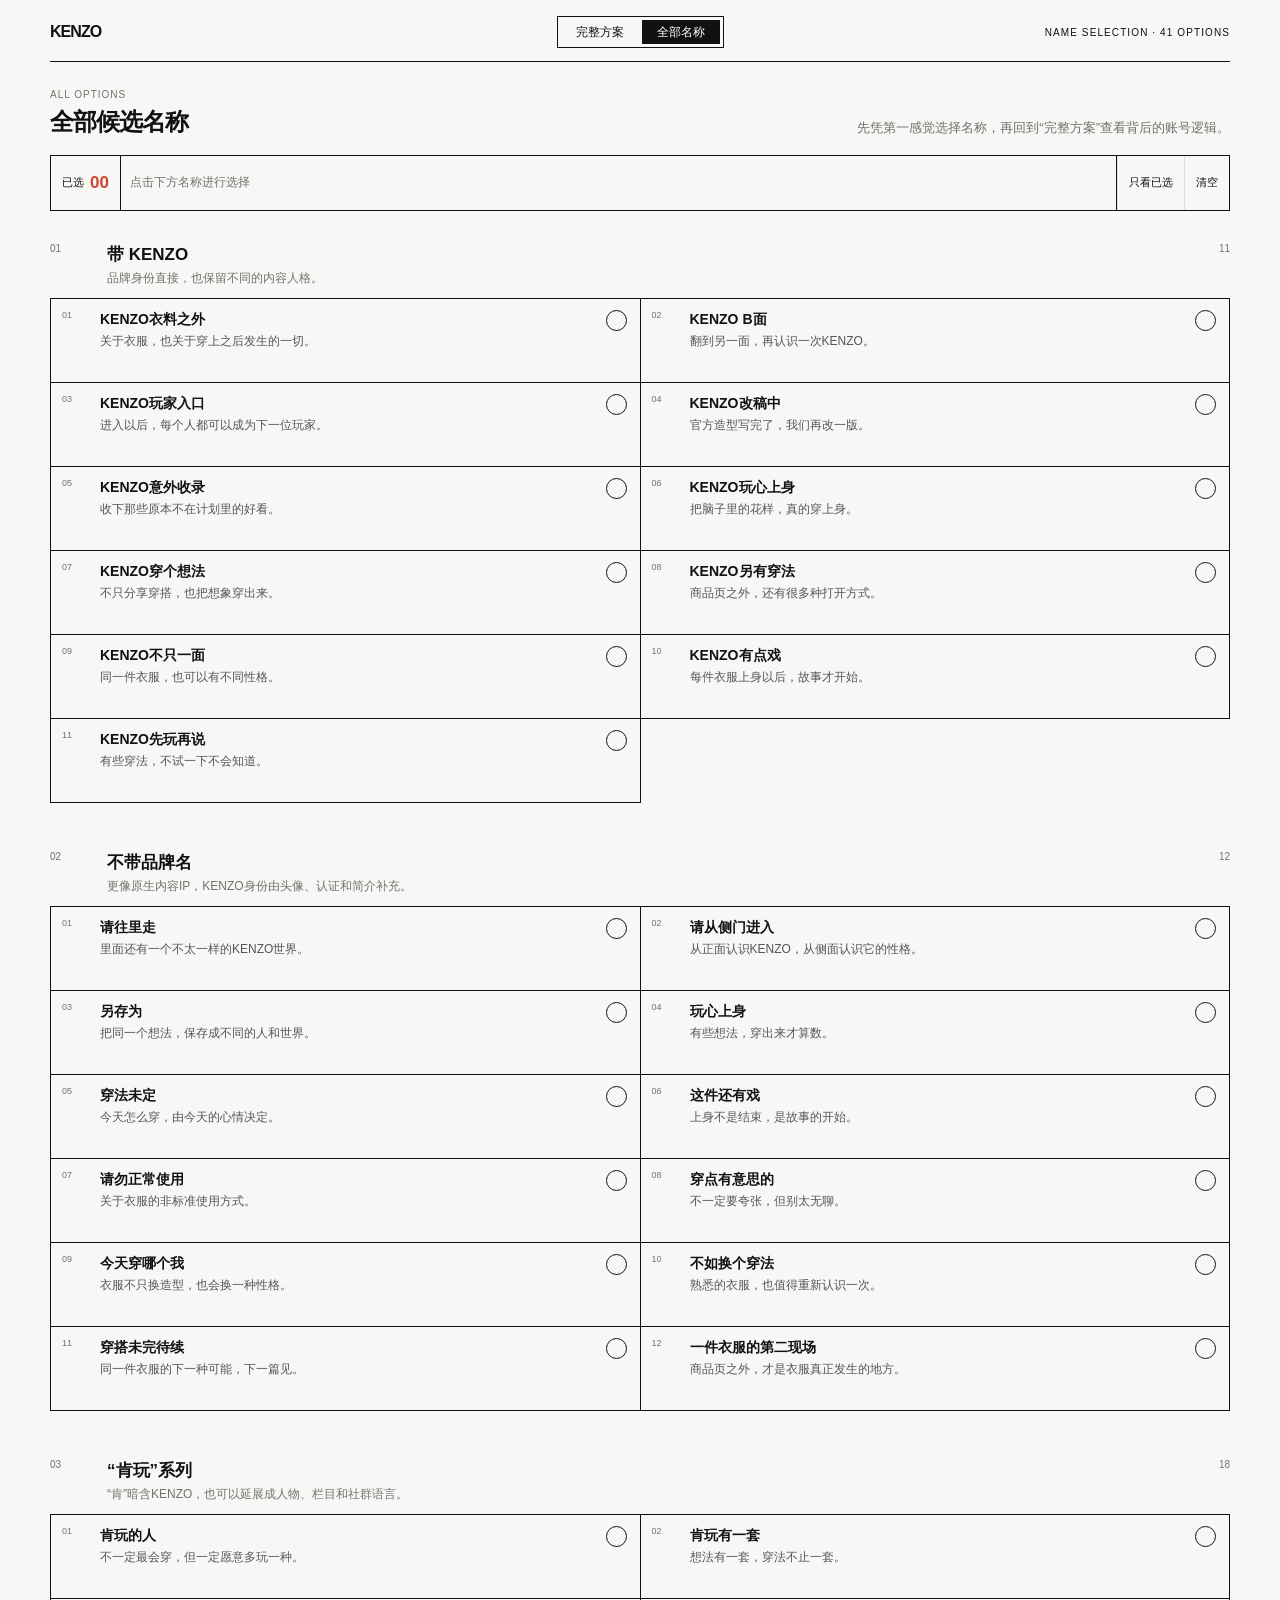
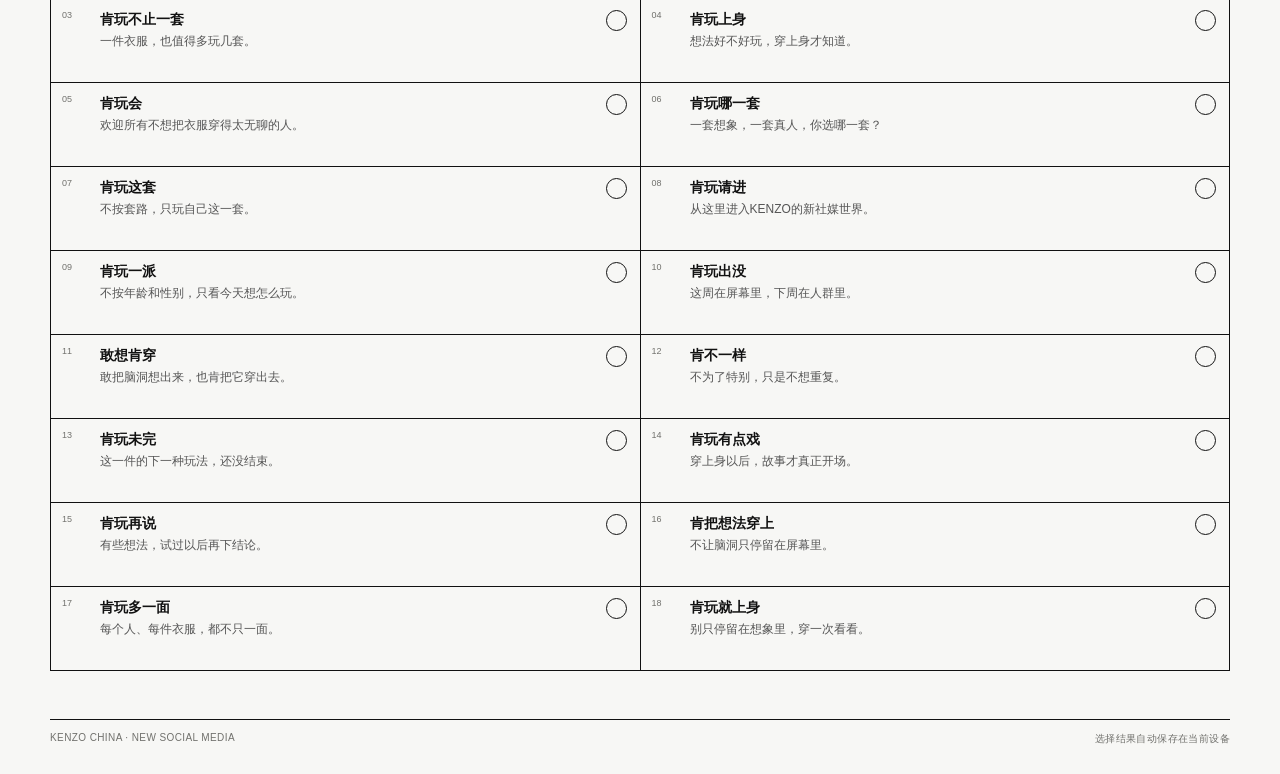
<file: kenzo-naming/all.html>
<!doctype html>
<html lang="zh-CN">
<head>
  <meta charset="utf-8">
  <meta name="viewport" content="width=device-width,initial-scale=1,viewport-fit=cover">
  <meta name="theme-color" content="#f7f7f5">
  <title>KENZO 全部候选名称</title>
  <link rel="stylesheet" href="styles.css">
</head>
<body data-page="all">
  <main class="shell">
    <header class="masthead">
      <div class="wordmark">KENZO</div>
      <nav class="page-switch" aria-label="页面切换"><a href="./">完整方案</a><a class="active" href="all.html">全部名称</a></nav>
      <div class="doc-meta">NAME SELECTION · 41 OPTIONS</div>
    </header>

    <section class="page-title all-title">
      <div><span>ALL OPTIONS</span><h1>全部候选名称</h1></div>
      <p>先凭第一感觉选择名称，再回到“完整方案”查看背后的账号逻辑。</p>
    </section>

    <section class="selection-bar">
      <div class="selected-count"><span>已选</span><b id="selectedCount">00</b></div>
      <div class="selected-chips" id="selectedChips"><span>点击下方名称进行选择</span></div>
      <div class="selection-actions"><button id="onlySelected">只看已选</button><button id="clearSelected">清空</button></div>
    </section>

    <div class="name-groups" id="nameGroups"></div>
    <footer><span>KENZO CHINA · NEW SOCIAL MEDIA</span><span>选择结果自动保存在当前设备</span></footer>
  </main>
  <script src="data.js"></script>
  <script src="app.js?v=20260903-3"></script>
</body>
</html>
</file>
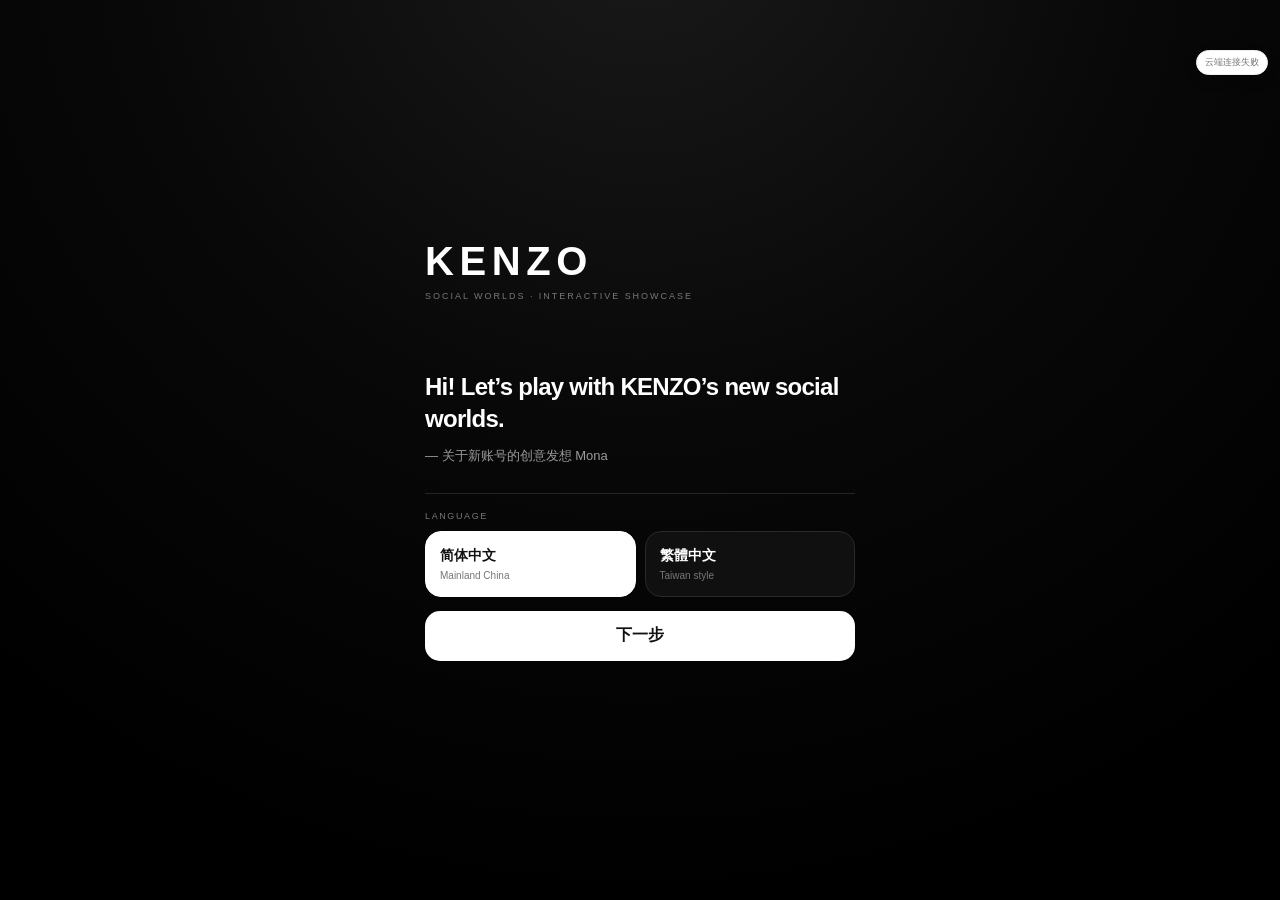
<file: kenzo/index-before-launch-v3.html>
<!doctype html>
<html lang="zh-CN">
<head>
  <meta charset="utf-8">
  <meta name="viewport" content="width=device-width,initial-scale=1,maximum-scale=1,user-scalable=no,viewport-fit=cover">
  <meta name="theme-color" content="#000">
  <meta http-equiv="Cache-Control" content="no-cache,no-store,must-revalidate">
  <meta http-equiv="Pragma" content="no-cache">
  <meta http-equiv="Expires" content="0">
  <title>KENZO Social Worlds · Mona</title>
  <link rel="stylesheet" href="v9.css?v=29">
  <style>.follow,.prev{color:#ff2442!important;border-color:#ff2442!important}.xhead .follow{color:#ff2442!important}.mediaCard video,.refCard video{filter:none!important;image-rendering:auto}.mediaCard img,.refCard img{filter:none!important}.sheet{overscroll-behavior:contain}.sheetWrap.show .sheet{overflow-y:auto;-webkit-overflow-scrolling:touch;max-height:88dvh}.app.dy .sheetWrap.show{touch-action:pan-y}.app.dy .sheetWrap.show .sheet{touch-action:pan-y}.dyRefDock{display:none!important}</style>
</head>
<body>
  <div class="root">
    <section id="entry" class="entry">
      <div class="entryBox">
        <div class="logo">KENZO</div>
        <div class="eyebrow">SOCIAL WORLDS · INTERACTIVE SHOWCASE</div>
        <div class="hello">Hi! Let’s play with KENZO’s new social worlds.</div>
        <div class="byline">— 关于新账号的创意发想 Mona</div>
        <div id="langStep" class="step">
          <div class="label">LANGUAGE</div>
          <div class="choices">
            <button class="choice on" data-a="lang" data-v="cn"><b>简体中文</b><small>Mainland China</small></button>
            <button class="choice" data-a="lang" data-v="tw"><b>繁體中文</b><small>Taiwan style</small></button>
          </div>
          <button class="primary" data-a="worldStep">下一步</button>
        </div>
        <div id="worldStep" class="step hide">
          <div class="label">CHOOSE YOUR WORLD</div>
          <div class="choices">
            <button class="choice on" data-a="world" data-v="xhs"><b>小红书世界</b><small>展开 / 翻页 / 收藏</small></button>
            <button class="choice" data-a="world" data-v="dy"><b>抖音世界</b><small>变化 / 停留 / 记忆</small></button>
          </div>
          <button class="primary" data-a="enter">进入体验</button>
          <button class="secondary" data-a="backStep">返回上一步</button>
        </div>
      </div>
    </section>
    <section id="app" class="app">
      <div class="phone">
        <div id="scroll" class="scroll"><div id="content"></div></div>
        <button class="dyRefDock" data-a="dyRefs"><b>参考案例</b></button>
        <div class="present">
          <button class="prev" data-a="prev">上一章</button>
          <div id="progress" class="progress"></div>
          <button class="next" data-a="next">下一章</button>
        </div>
        <div id="guide" class="sheetWrap">
          <div class="overlay" data-a="closeGuide"></div>
          <div class="sheet">
            <div class="grab"></div>
            <div class="shead">
              <div><h3>导览</h3><div class="sheetLead">点哪个就进入哪个部分；小红书和抖音分别讲自己的目标、内容、数据和支持。</div></div>
              <button data-a="closeGuide">×</button>
            </div>
            <div id="guideList" class="guideList"></div>
            <div class="switches"><button data-a="toggleLang">繁體 / 简体</button><button data-a="toggleWorld">切换平台世界</button></div>
          </div>
        </div>
        <div id="detail" class="sheetWrap">
          <div class="overlay" data-a="closeDetail"></div>
          <div class="sheet">
            <div class="grab"></div>
            <div class="shead"><h3 id="detailTitle"></h3><button data-a="closeDetail">×</button></div>
            <div id="detailLead" class="sheetLead"></div>
            <div id="mediaBox" class="mediaBox hide"></div>
            <div id="detailBody"></div>
          </div>
        </div>
      </div>
    </section>
  </div>
  <script src="v9a.js?v=29"></script>
  <script src="v9b.js?v=29"></script>
  <script src="v9c.js?v=29"></script>
  <script src="patch.js?v=29"></script>
  <script src="editor.js?v=29"></script>
  <script src="cloudfix.js?v=29"></script>
  <script src="stability.js?v=29"></script>
  <script src="staticlocal-v29.js?v=34"></script>
  <script src="leaderclean-v30.js?v=31"></script>
</body>
</html>
</file>
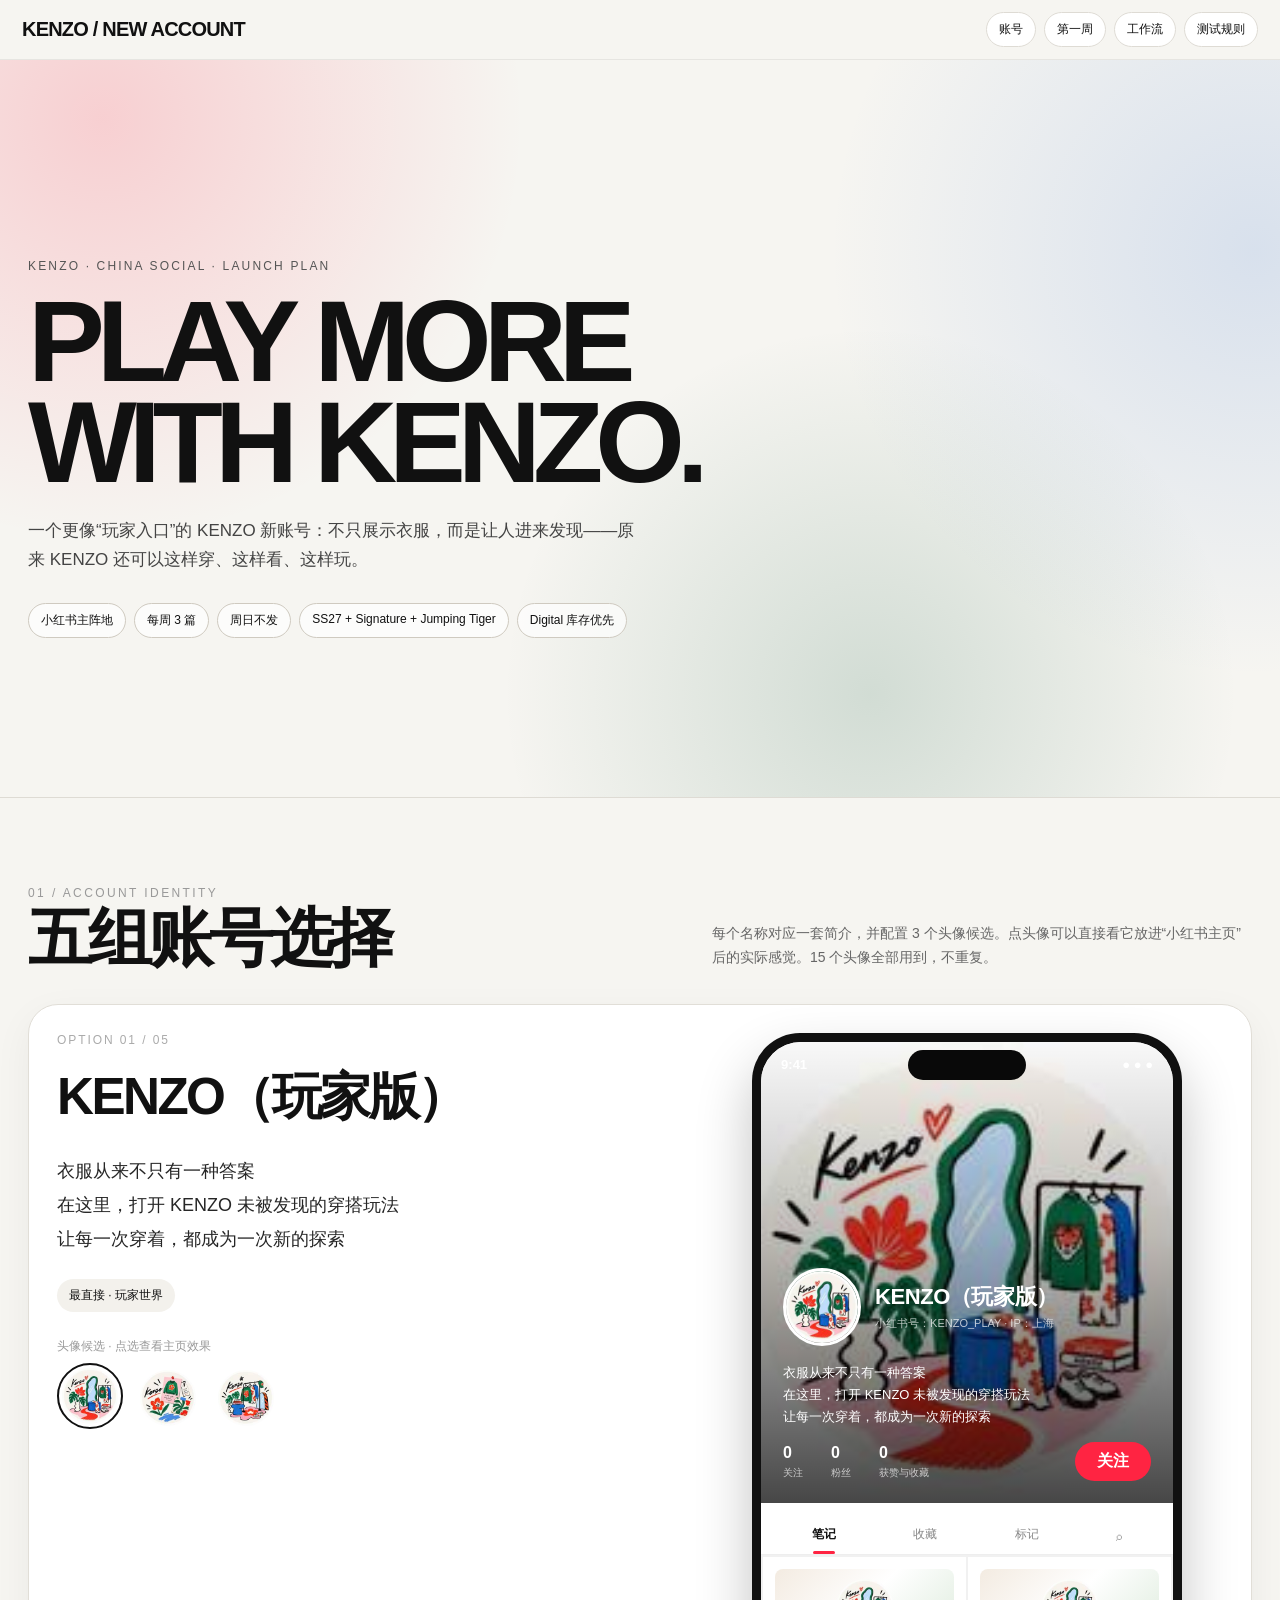
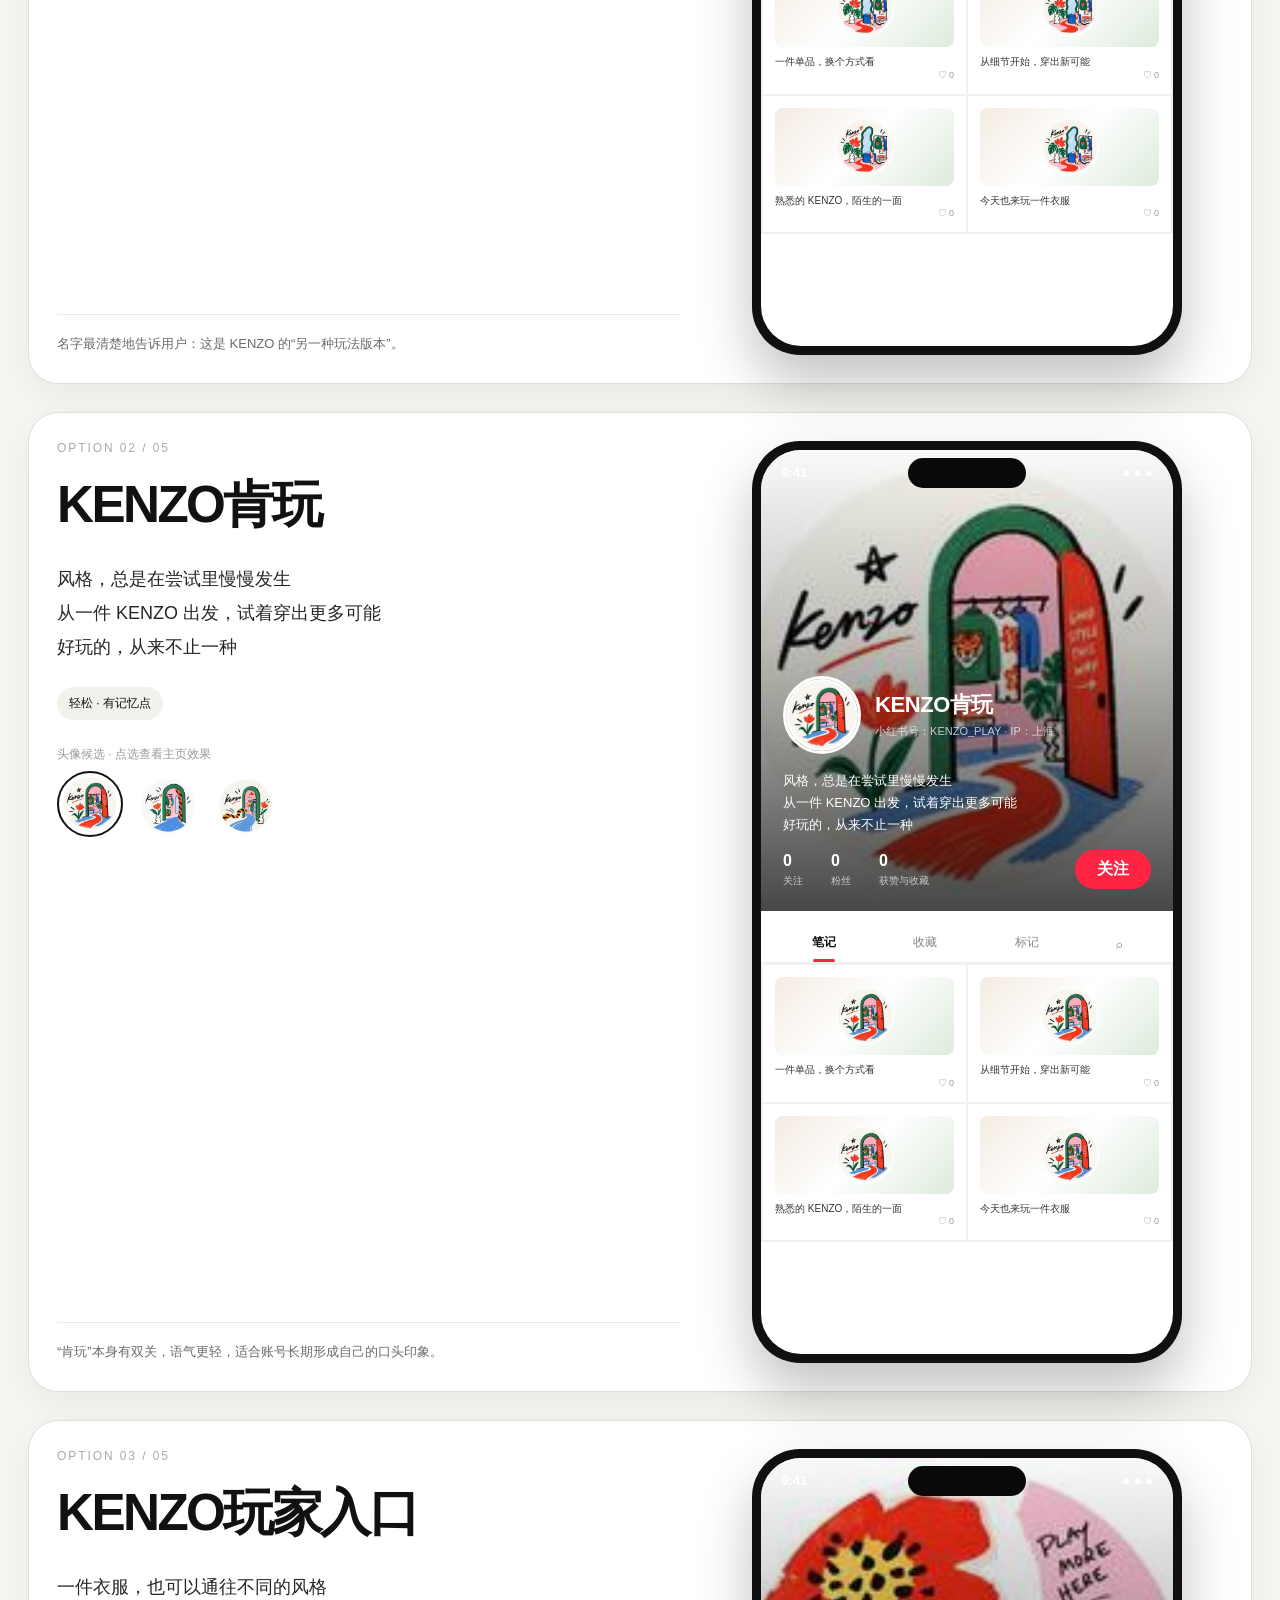
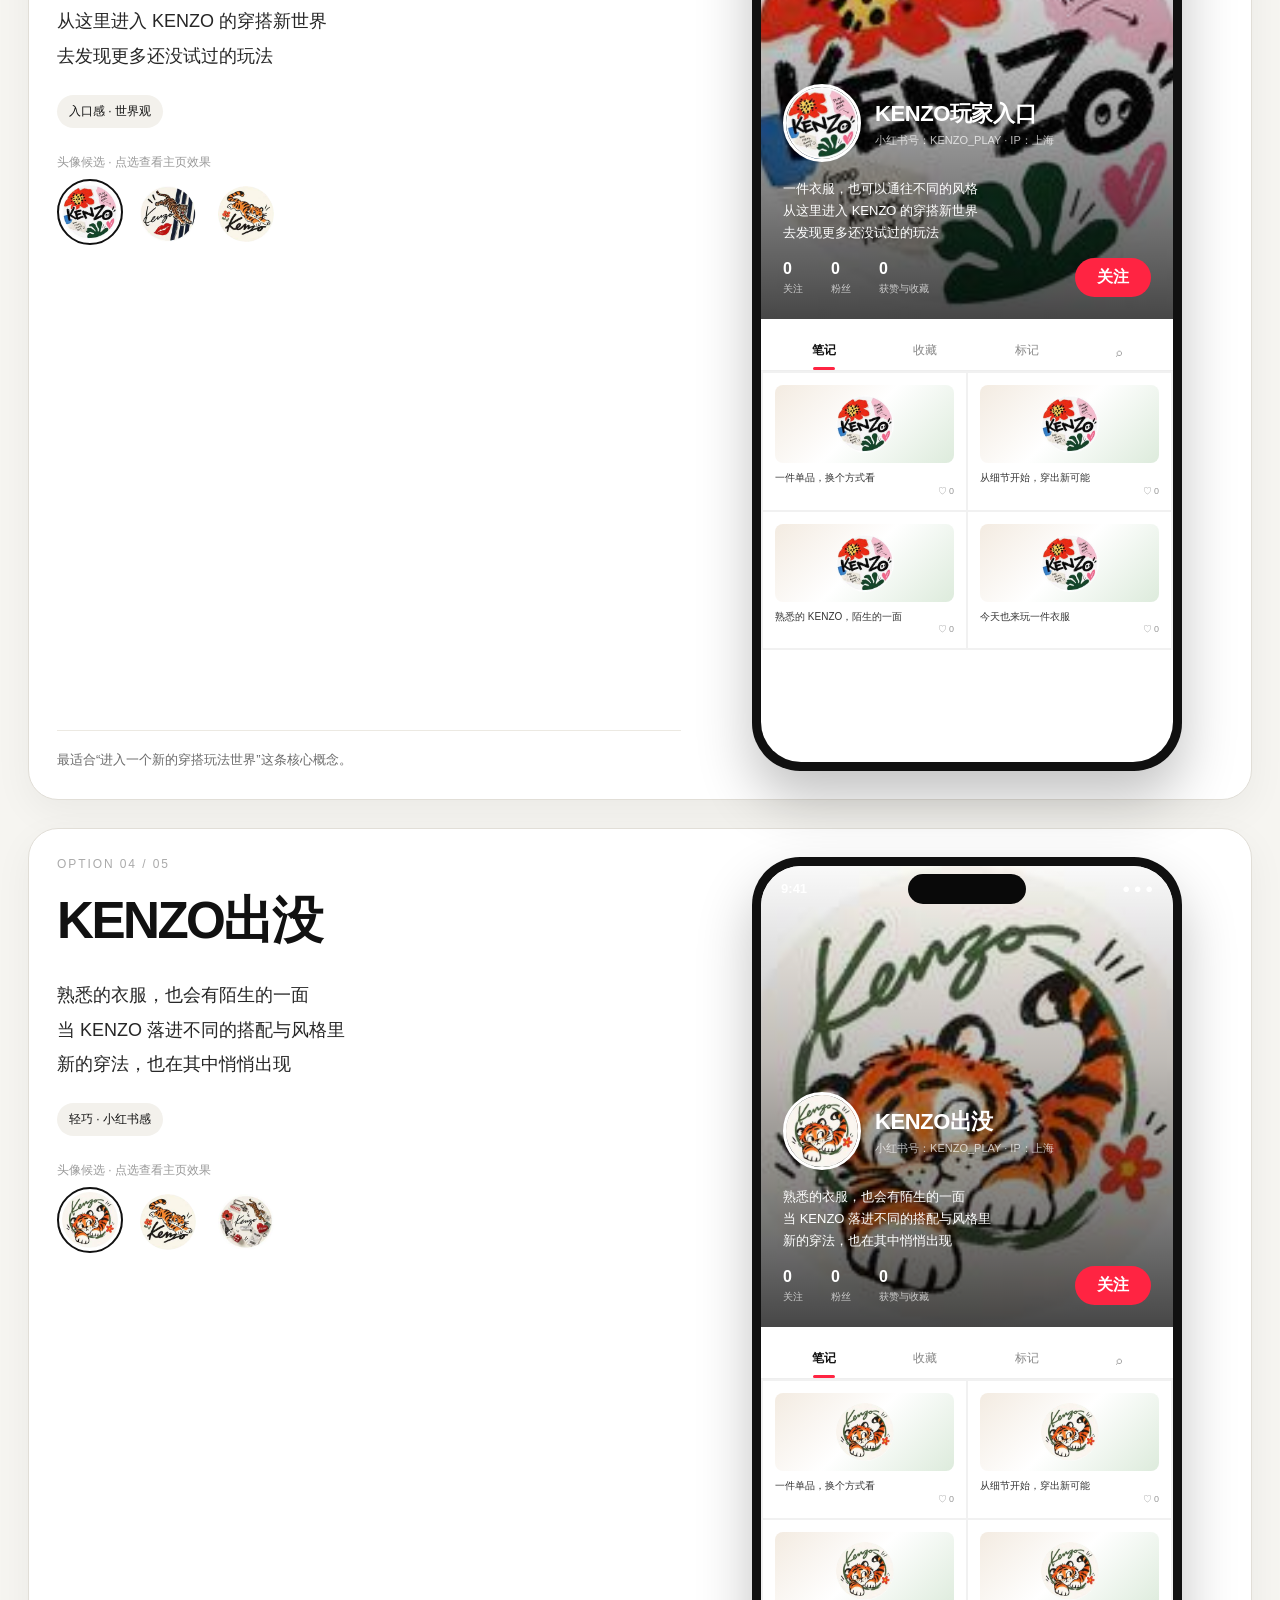
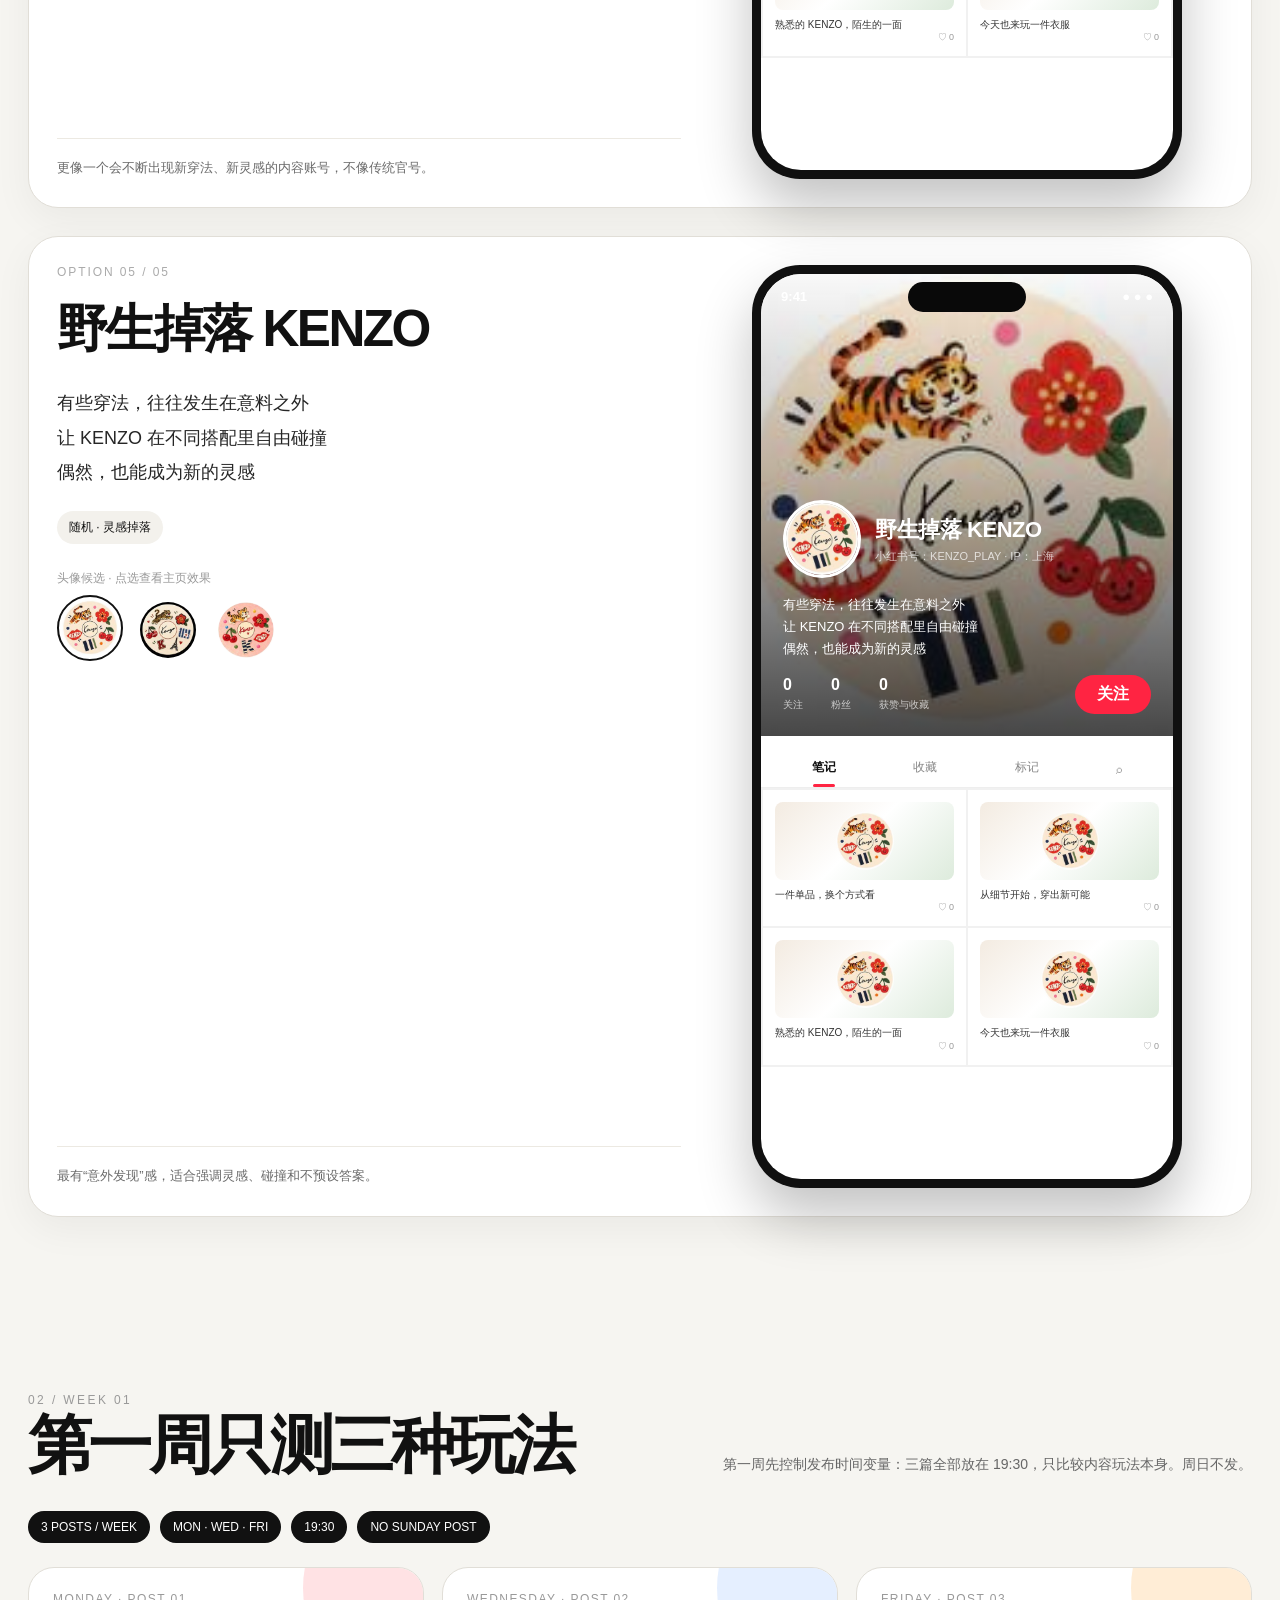
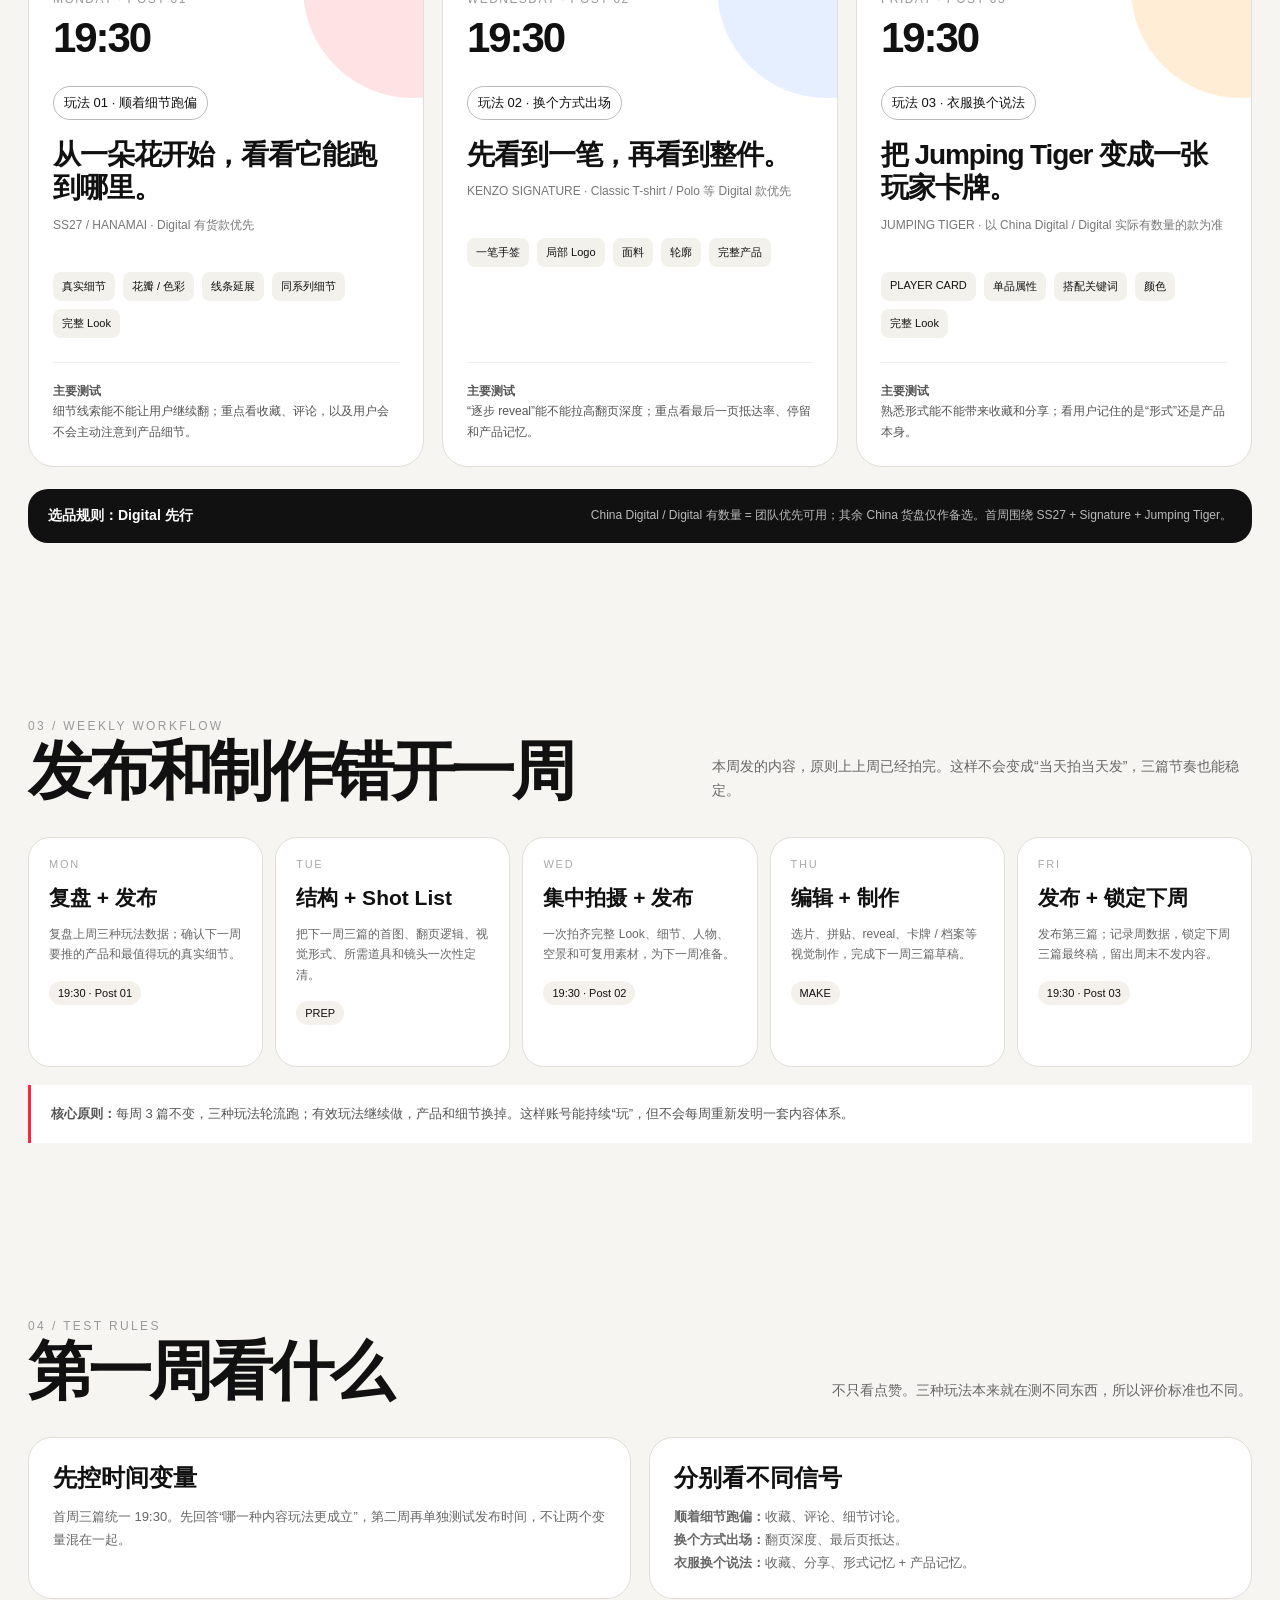
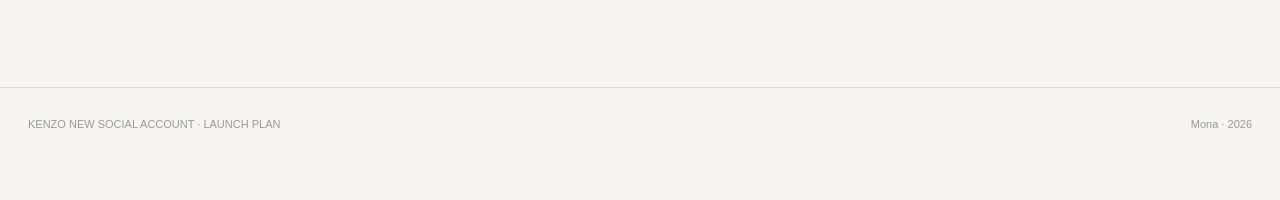
<file: kenzo/launch-v1.html>
<!doctype html>
<html lang="zh-CN">
<head>
<meta charset="utf-8" />
<meta name="viewport" content="width=device-width, initial-scale=1, viewport-fit=cover" />
<meta name="theme-color" content="#f7f6f2" />
<title>KENZO 新账号上线方案</title>
<style>
:root{--bg:#f6f5f1;--paper:#fff;--ink:#111;--muted:#777;--line:#dedbd4;--red:#ff2442;--green:#145b3d;--blue:#4f84d9;--shadow:0 20px 55px rgba(20,20,20,.10);}
*{box-sizing:border-box}html{scroll-behavior:smooth}body{margin:0;background:var(--bg);color:var(--ink);font-family:-apple-system,BlinkMacSystemFont,"PingFang SC","Helvetica Neue",Arial,sans-serif}
a{color:inherit;text-decoration:none}button{font:inherit}
.topbar{position:sticky;top:0;z-index:30;background:rgba(246,245,241,.84);backdrop-filter:blur(18px);border-bottom:1px solid rgba(20,20,20,.07)}
.topbar-inner{max-width:1280px;margin:auto;padding:12px 22px;display:flex;align-items:center;justify-content:space-between;gap:16px}.brand{font-weight:800;letter-spacing:-.04em;font-size:20px}.nav{display:flex;gap:8px;overflow:auto;scrollbar-width:none}.nav a{white-space:nowrap;font-size:12px;padding:8px 12px;border:1px solid var(--line);border-radius:999px;background:#fff}.nav a:hover{border-color:#111}
.hero{min-height:82vh;display:flex;align-items:flex-end;position:relative;overflow:hidden;border-bottom:1px solid var(--line)}
.hero:before{content:"";position:absolute;inset:-10%;background:radial-gradient(circle at 15% 15%,rgba(255,36,66,.18),transparent 28%),radial-gradient(circle at 90% 30%,rgba(79,132,217,.18),transparent 28%),radial-gradient(circle at 65% 80%,rgba(20,91,61,.16),transparent 30%)}
.hero-inner{max-width:1280px;width:100%;margin:auto;padding:110px 28px 70px;position:relative}.kicker{font-size:12px;letter-spacing:.18em;text-transform:uppercase;color:#555;margin-bottom:18px}h1{font-size:clamp(54px,9vw,128px);line-height:.88;letter-spacing:-.07em;margin:0 0 24px;max-width:980px}.hero-copy{max-width:620px;font-size:17px;line-height:1.7;color:#444}.hero-chips{display:flex;flex-wrap:wrap;gap:8px;margin-top:28px}.chip{font-size:12px;border:1px solid #cfcac0;background:rgba(255,255,255,.7);padding:8px 12px;border-radius:999px}
.section{max-width:1280px;margin:auto;padding:88px 28px}.section-head{display:flex;justify-content:space-between;gap:30px;align-items:end;margin-bottom:34px}.section-index{font-size:12px;letter-spacing:.2em;color:#999}h2{font-size:clamp(34px,5vw,64px);line-height:1;letter-spacing:-.055em;margin:6px 0 0}.section-intro{max-width:540px;color:#666;line-height:1.7;font-size:14px}
.accounts{display:grid;gap:28px}.account{display:grid;grid-template-columns:minmax(0,1fr) minmax(340px,.82fr);gap:30px;background:#fff;border:1px solid #e1ded7;border-radius:30px;padding:28px;box-shadow:0 12px 38px rgba(20,20,20,.05)}.account-meta{display:flex;flex-direction:column;justify-content:space-between;min-height:600px}.option{font-size:12px;color:#aaa;letter-spacing:.16em}.account h3{font-size:clamp(32px,4vw,56px);letter-spacing:-.05em;margin:16px 0 22px}.bio{font-size:18px;line-height:1.9;margin:0;color:#262626}.account-tag{display:inline-flex;align-self:flex-start;margin-top:22px;padding:8px 12px;border-radius:999px;background:#f3f1ec;font-size:12px}.account-note{border-top:1px solid #ece9e2;padding-top:18px;margin-top:28px;color:#6b6b6b;line-height:1.7;font-size:13px}.avatar-label{font-size:12px;color:#999;margin:26px 0 10px}.avatar-picks{display:flex;gap:12px;flex-wrap:wrap}.avatar-pick{width:66px;height:66px;border-radius:50%;padding:3px;border:2px solid transparent;background:#fff;cursor:pointer;transition:.2s}.avatar-pick img{width:100%;height:100%;object-fit:cover;border-radius:50%;display:block}.avatar-pick.active{border-color:#111;transform:translateY(-2px)}
.phone-wrap{display:flex;align-items:center;justify-content:center}.phone{width:min(100%,430px);aspect-ratio:9/19.3;border-radius:48px;background:#101010;padding:9px;box-shadow:0 28px 55px rgba(0,0,0,.24);position:relative}.phone:before{content:"";position:absolute;top:17px;left:50%;transform:translateX(-50%);width:118px;height:30px;border-radius:20px;background:#090909;z-index:5}.screen{height:100%;border-radius:40px;overflow:hidden;background:#fff;position:relative}.status{height:46px;padding:15px 20px 0;display:flex;justify-content:space-between;font-weight:700;color:#fff;position:absolute;top:0;left:0;right:0;z-index:4;font-size:13px}.profile-hero{height:51%;min-height:365px;position:relative;color:#fff;padding:66px 22px 22px;display:flex;flex-direction:column;justify-content:flex-end;background-size:cover;background-position:center}.profile-hero:after{content:"";position:absolute;inset:0;background:linear-gradient(to bottom,rgba(0,0,0,.02) 0%,rgba(0,0,0,.24) 42%,rgba(0,0,0,.72) 100%)}.profile-content{position:relative;z-index:2}.profile-top{display:flex;align-items:center;gap:14px}.profile-avatar{width:78px;height:78px;border-radius:50%;border:3px solid #fff;object-fit:cover;background:#fff}.profile-name{font-size:22px;font-weight:800;letter-spacing:-.02em}.profile-id{font-size:11px;opacity:.72;margin-top:4px}.profile-bio{font-size:13px;line-height:1.7;margin:16px 0 14px}.profile-stats{display:flex;gap:28px;align-items:center}.stat b{display:block;font-size:16px}.stat span{font-size:10px;opacity:.7}.follow{margin-left:auto;border:none;background:var(--red);color:#fff;border-radius:999px;padding:9px 22px;font-weight:700}.tabs{height:52px;display:flex;align-items:end;justify-content:space-around;border-bottom:1px solid #eee;padding:0 12px 11px;font-size:12px;color:#888}.tabs b{color:#111;position:relative}.tabs b:after{content:"";position:absolute;left:50%;bottom:-11px;width:22px;height:3px;background:var(--red);border-radius:3px;transform:translateX(-50%)}.feed{display:grid;grid-template-columns:1fr 1fr;gap:2px;background:#f1f1f1;padding:2px}.feed-card{background:#fff;min-height:122px;padding:12px;display:flex;flex-direction:column;justify-content:space-between}.feed-visual{height:78px;border-radius:8px;background:linear-gradient(135deg,#f3ebe1,#fff 48%,#ddebdc);display:flex;align-items:center;justify-content:center;font-size:28px;overflow:hidden}.feed-visual img{width:58px;height:58px;border-radius:50%;object-fit:cover}.feed-title{font-size:10px;line-height:1.35;margin-top:8px;color:#333}.mini-heart{font-size:9px;color:#999;text-align:right}
.testbar{display:flex;flex-wrap:wrap;gap:10px;margin:0 0 24px}.testbar span{background:#111;color:#fff;padding:9px 13px;border-radius:999px;font-size:12px}.week-grid{display:grid;grid-template-columns:repeat(3,1fr);gap:18px}.post{background:#fff;border:1px solid #e1ded7;border-radius:26px;padding:24px;min-height:500px;display:flex;flex-direction:column;position:relative;overflow:hidden}.post:before{content:"";position:absolute;width:220px;height:220px;border-radius:50%;right:-100px;top:-90px;background:var(--tone,#f7dadd);opacity:.7}.day{font-size:12px;letter-spacing:.12em;color:#999;position:relative}.time{font-size:42px;font-weight:800;letter-spacing:-.05em;margin:8px 0 24px;position:relative}.play{font-size:13px;display:inline-block;padding:7px 10px;border:1px solid #bbb;border-radius:999px;align-self:flex-start;position:relative}.post h3{font-size:28px;letter-spacing:-.04em;line-height:1.2;margin:18px 0 12px;position:relative}.product{font-size:12px;color:#777;margin-bottom:24px;position:relative}.flow{display:flex;flex-wrap:wrap;gap:8px;margin:14px 0 24px;position:relative}.flow span{padding:7px 9px;border-radius:8px;background:#f3f1ec;font-size:11px}.measure{margin-top:auto;border-top:1px solid #eee;padding-top:18px;font-size:12px;line-height:1.7;color:#555;position:relative}.inventory{margin-top:22px;border-radius:20px;padding:18px 20px;background:#111;color:#fff;display:flex;gap:20px;justify-content:space-between;align-items:center}.inventory b{font-size:14px}.inventory span{font-size:12px;color:#bbb}
.workflow{display:grid;grid-template-columns:repeat(5,1fr);gap:12px}.wf{background:#fff;border:1px solid #e1ded7;border-radius:22px;padding:20px;min-height:230px}.wf .wd{font-size:11px;letter-spacing:.16em;color:#aaa}.wf h4{font-size:21px;margin:14px 0 12px}.wf p{font-size:12px;line-height:1.7;color:#666;margin:0}.wf .publish{margin-top:16px;display:inline-block;font-size:11px;border-radius:999px;background:#f4f1ec;padding:6px 9px}.workflow-note{margin-top:18px;padding:18px 20px;border-left:3px solid var(--red);background:#fff;font-size:13px;line-height:1.7;color:#555}
.rule-grid{display:grid;grid-template-columns:1fr 1fr;gap:18px}.rule{background:#fff;border-radius:24px;border:1px solid #e1ded7;padding:24px}.rule h4{font-size:24px;margin:0 0 12px}.rule p{font-size:13px;line-height:1.75;color:#666;margin:0}.footer{max-width:1280px;margin:auto;padding:30px 28px 70px;color:#999;font-size:11px;display:flex;justify-content:space-between;border-top:1px solid var(--line)}
@media(max-width:980px){.account{grid-template-columns:1fr}.account-meta{min-height:auto}.week-grid{grid-template-columns:1fr}.workflow{grid-template-columns:1fr 1fr}.rule-grid{grid-template-columns:1fr}}
@media(max-width:640px){.hero{min-height:72vh}.hero-inner{padding:90px 18px 48px}.section{padding:62px 16px}.section-head{display:block}.section-intro{margin-top:16px}.account{padding:18px;border-radius:22px}.account h3{font-size:36px}.bio{font-size:16px}.phone{max-width:390px;border-radius:42px}.workflow{grid-template-columns:1fr}.inventory{display:block}.inventory span{display:block;margin-top:8px}.topbar-inner{padding:10px 14px}.brand{font-size:16px}.footer{padding-left:16px;padding-right:16px;display:block}}
</style>
</head>
<body>
<div class="topbar"><div class="topbar-inner"><div class="brand">KENZO / NEW ACCOUNT</div><nav class="nav"><a href="#account">账号</a><a href="#week1">第一周</a><a href="#workflow">工作流</a><a href="#rules">测试规则</a></nav></div></div>
<section class="hero"><div class="hero-inner"><div class="kicker">KENZO · CHINA SOCIAL · LAUNCH PLAN</div><h1>PLAY MORE<br>WITH KENZO.</h1><div class="hero-copy">一个更像“玩家入口”的 KENZO 新账号：不只展示衣服，而是让人进来发现——原来 KENZO 还可以这样穿、这样看、这样玩。</div><div class="hero-chips"><span class="chip">小红书主阵地</span><span class="chip">每周 3 篇</span><span class="chip">周日不发</span><span class="chip">SS27 + Signature + Jumping Tiger</span><span class="chip">Digital 库存优先</span></div></div></section>
<section id="account" class="section"><div class="section-head"><div><div class="section-index">01 / ACCOUNT IDENTITY</div><h2>五组账号选择</h2></div><div class="section-intro">每个名称对应一套简介，并配置 3 个头像候选。点头像可以直接看它放进“小红书主页”后的实际感觉。15 个头像全部用到，不重复。</div></div><div id="accounts" class="accounts"></div></section>
<section id="week1" class="section"><div class="section-head"><div><div class="section-index">02 / WEEK 01</div><h2>第一周只测三种玩法</h2></div><div class="section-intro">第一周先控制发布时间变量：三篇全部放在 19:30，只比较内容玩法本身。周日不发。</div></div><div class="testbar"><span>3 POSTS / WEEK</span><span>MON · WED · FRI</span><span>19:30</span><span>NO SUNDAY POST</span></div><div class="week-grid">
<div class="post" style="--tone:#ffd6d9"><div class="day">MONDAY · POST 01</div><div class="time">19:30</div><div class="play">玩法 01 · 顺着细节跑偏</div><h3>从一朵花开始，看看它能跑到哪里。</h3><div class="product">SS27 / HANAMAI · Digital 有货款优先</div><div class="flow"><span>真实细节</span><span>花瓣 / 色彩</span><span>线条延展</span><span>同系列细节</span><span>完整 Look</span></div><div class="measure"><b>主要测试</b><br>细节线索能不能让用户继续翻；重点看收藏、评论，以及用户会不会主动注意到产品细节。</div></div>
<div class="post" style="--tone:#dbe8ff"><div class="day">WEDNESDAY · POST 02</div><div class="time">19:30</div><div class="play">玩法 02 · 换个方式出场</div><h3>先看到一笔，再看到整件。</h3><div class="product">KENZO SIGNATURE · Classic T-shirt / Polo 等 Digital 款优先</div><div class="flow"><span>一笔手签</span><span>局部 Logo</span><span>面料</span><span>轮廓</span><span>完整产品</span></div><div class="measure"><b>主要测试</b><br>“逐步 reveal”能不能拉高翻页深度；重点看最后一页抵达率、停留和产品记忆。</div></div>
<div class="post" style="--tone:#ffe6c5"><div class="day">FRIDAY · POST 03</div><div class="time">19:30</div><div class="play">玩法 03 · 衣服换个说法</div><h3>把 Jumping Tiger 变成一张玩家卡牌。</h3><div class="product">JUMPING TIGER · 以 China Digital / Digital 实际有数量的款为准</div><div class="flow"><span>PLAYER CARD</span><span>单品属性</span><span>搭配关键词</span><span>颜色</span><span>完整 Look</span></div><div class="measure"><b>主要测试</b><br>熟悉形式能不能带来收藏和分享；看用户记住的是“形式”还是产品本身。</div></div>
</div><div class="inventory"><b>选品规则：Digital 先行</b><span>China Digital / Digital 有数量 = 团队优先可用；其余 China 货盘仅作备选。首周围绕 SS27 + Signature + Jumping Tiger。</span></div></section>
<section id="workflow" class="section"><div class="section-head"><div><div class="section-index">03 / WEEKLY WORKFLOW</div><h2>发布和制作错开一周</h2></div><div class="section-intro">本周发的内容，原则上上周已经拍完。这样不会变成“当天拍当天发”，三篇节奏也能稳定。</div></div><div class="workflow">
<div class="wf"><div class="wd">MON</div><h4>复盘 + 发布</h4><p>复盘上周三种玩法数据；确认下一周要推的产品和最值得玩的真实细节。</p><span class="publish">19:30 · Post 01</span></div>
<div class="wf"><div class="wd">TUE</div><h4>结构 + Shot List</h4><p>把下一周三篇的首图、翻页逻辑、视觉形式、所需道具和镜头一次性定清。</p><span class="publish">PREP</span></div>
<div class="wf"><div class="wd">WED</div><h4>集中拍摄 + 发布</h4><p>一次拍齐完整 Look、细节、人物、空景和可复用素材，为下一周准备。</p><span class="publish">19:30 · Post 02</span></div>
<div class="wf"><div class="wd">THU</div><h4>编辑 + 制作</h4><p>选片、拼贴、reveal、卡牌 / 档案等视觉制作，完成下一周三篇草稿。</p><span class="publish">MAKE</span></div>
<div class="wf"><div class="wd">FRI</div><h4>发布 + 锁定下周</h4><p>发布第三篇；记录周数据，锁定下周三篇最终稿，留出周末不发内容。</p><span class="publish">19:30 · Post 03</span></div>
</div><div class="workflow-note"><b>核心原则：</b>每周 3 篇不变，三种玩法轮流跑；有效玩法继续做，产品和细节换掉。这样账号能持续“玩”，但不会每周重新发明一套内容体系。</div></section>
<section id="rules" class="section"><div class="section-head"><div><div class="section-index">04 / TEST RULES</div><h2>第一周看什么</h2></div><div class="section-intro">不只看点赞。三种玩法本来就在测不同东西，所以评价标准也不同。</div></div><div class="rule-grid"><div class="rule"><h4>先控时间变量</h4><p>首周三篇统一 19:30。先回答“哪一种内容玩法更成立”，第二周再单独测试发布时间，不让两个变量混在一起。</p></div><div class="rule"><h4>分别看不同信号</h4><p><b>顺着细节跑偏：</b>收藏、评论、细节讨论。<br><b>换个方式出场：</b>翻页深度、最后页抵达。<br><b>衣服换个说法：</b>收藏、分享、形式记忆 + 产品记忆。</p></div></div></section>
<footer class="footer"><span>KENZO NEW SOCIAL ACCOUNT · LAUNCH PLAN</span><span>Mona · 2026</span></footer>
<script>
const IMAGES=["[data-uri]", "[data-uri]", "[data-uri]", "[data-uri]", "[data-uri]", "[data-uri]", "[data-uri]", "[data-uri]", "[data-uri]", "[data-uri]", "[data-uri]", "[data-uri]", "[data-uri]", "[data-uri]", "[data-uri]"];
const ACCOUNTS=[{"name": "KENZO（玩家版）", "bio": ["衣服从来不只有一种答案", "在这里，打开 KENZO 未被发现的穿搭玩法", "让每一次穿着，都成为一次新的探索"], "avatars": [0, 1, 2], "tag": "最直接 · 玩家世界", "note": "名字最清楚地告诉用户：这是 KENZO 的“另一种玩法版本”。"}, {"name": "KENZO肯玩", "bio": ["风格，总是在尝试里慢慢发生", "从一件 KENZO 出发，试着穿出更多可能", "好玩的，从来不止一种"], "avatars": [3, 4, 5], "tag": "轻松 · 有记忆点", "note": "“肯玩”本身有双关，语气更轻，适合账号长期形成自己的口头印象。"}, {"name": "KENZO玩家入口", "bio": ["一件衣服，也可以通往不同的风格", "从这里进入 KENZO 的穿搭新世界", "去发现更多还没试过的玩法"], "avatars": [6, 7, 8], "tag": "入口感 · 世界观", "note": "最适合“进入一个新的穿搭玩法世界”这条核心概念。"}, {"name": "KENZO出没", "bio": ["熟悉的衣服，也会有陌生的一面", "当 KENZO 落进不同的搭配与风格里", "新的穿法，也在其中悄悄出现"], "avatars": [9, 10, 11], "tag": "轻巧 · 小红书感", "note": "更像一个会不断出现新穿法、新灵感的内容账号，不像传统官号。"}, {"name": "野生掉落 KENZO", "bio": ["有些穿法，往往发生在意料之外", "让 KENZO 在不同搭配里自由碰撞", "偶然，也能成为新的灵感"], "avatars": [12, 13, 14], "tag": "随机 · 灵感掉落", "note": "最有“意外发现”感，适合强调灵感、碰撞和不预设答案。"}];
const feedTitles=['一件单品，换个方式看','从细节开始，穿出新可能','熟悉的 KENZO，陌生的一面','今天也来玩一件衣服'];
function renderAccounts(){
 const root=document.getElementById('accounts');
 ACCOUNTS.forEach((a,idx)=>{
  const el=document.createElement('article'); el.className='account';
  const phoneId='phone-'+idx;
  el.innerHTML=`<div class="account-meta"><div><div class="option">OPTION 0${idx+1} / 05</div><h3>${a.name}</h3><p class="bio">${a.bio.join('<br>')}</p><div class="account-tag">${a.tag}</div><div class="avatar-label">头像候选 · 点选查看主页效果</div><div class="avatar-picks">${a.avatars.map((ai,j)=>`<button class="avatar-pick ${j===0?'active':''}" data-group="${idx}" data-img="${ai}"><img src="${IMAGES[ai]}" alt="头像候选"></button>`).join('')}</div></div><div class="account-note">${a.note}</div></div>
  <div class="phone-wrap"><div class="phone"><div class="screen"><div class="status"><span>9:41</span><span>● ● ●</span></div><div class="profile-hero" id="${phoneId}-hero"><div class="profile-content"><div class="profile-top"><img class="profile-avatar" id="${phoneId}-avatar" src="${IMAGES[a.avatars[0]]}"><div><div class="profile-name">${a.name}</div><div class="profile-id">小红书号：KENZO_PLAY · IP：上海</div></div></div><div class="profile-bio">${a.bio.join('<br>')}</div><div class="profile-stats"><div class="stat"><b>0</b><span>关注</span></div><div class="stat"><b>0</b><span>粉丝</span></div><div class="stat"><b>0</b><span>获赞与收藏</span></div><button class="follow">关注</button></div></div></div><div class="tabs"><b>笔记</b><span>收藏</span><span>标记</span><span>⌕</span></div><div class="feed">${feedTitles.map((t,k)=>`<div class="feed-card"><div class="feed-visual"><img class="feed-avatar" data-feed="${phoneId}" src="${IMAGES[a.avatars[0]]}"></div><div class="feed-title">${t}</div><div class="mini-heart">♡ 0</div></div>`).join('')}</div></div></div></div>`;
  root.appendChild(el);
  updatePhone(idx,a.avatars[0]);
 });
 document.querySelectorAll('.avatar-pick').forEach(btn=>btn.addEventListener('click',()=>{const g=+btn.dataset.group,im=+btn.dataset.img;btn.parentElement.querySelectorAll('.avatar-pick').forEach(x=>x.classList.remove('active'));btn.classList.add('active');updatePhone(g,im);}));
}
function updatePhone(group,imgIndex){const id='phone-'+group;const hero=document.getElementById(id+'-hero');if(!hero)return;hero.style.backgroundImage=`url('${IMAGES[imgIndex]}')`;document.getElementById(id+'-avatar').src=IMAGES[imgIndex];document.querySelectorAll(`[data-feed="${id}"]`).forEach(x=>x.src=IMAGES[imgIndex]);}
renderAccounts();
</script>
</body></html>
</file>
<file: kenzo-naming/styles.css>
:root{--paper:#f7f7f5;--ink:#111;--muted:#71716d;--line:#c8c8c2;--soft:#deded9;--accent:#d44230}*{box-sizing:border-box}html{background:var(--paper);scroll-behavior:smooth}body{margin:0;background:var(--paper);color:var(--ink);font-family:Arial,"Helvetica Neue","PingFang SC","Hiragino Sans GB",sans-serif}button,textarea{font:inherit;color:inherit}.shell{width:min(1180px,calc(100% - 48px));margin:auto;padding:16px 0 28px}.masthead{display:grid;grid-template-columns:1fr auto 1fr;align-items:center;padding-bottom:13px;border-bottom:1px solid var(--ink)}.wordmark{font-size:16px;font-weight:900;letter-spacing:-.06em}.doc-meta{justify-self:end;font-size:10px;letter-spacing:.11em}.page-switch{display:flex;gap:3px;padding:3px;border:1px solid var(--ink)}.page-switch a{min-width:78px;padding:6px 10px;color:var(--ink);font-size:12px;line-height:1;text-align:center;text-decoration:none}.page-switch a.active{background:var(--ink);color:#fff}.page-title{display:flex;align-items:end;justify-content:space-between;padding:22px 0 18px}.page-title span,.comparison header span{color:var(--muted);font-size:10px;letter-spacing:.1em}.page-title h1{margin:6px 0 0;font-size:24px;line-height:1.2;letter-spacing:-.04em}.title-actions{display:flex;gap:16px}.title-actions button{padding:0 0 3px;border:0;border-bottom:1px solid var(--ink);background:transparent;font-size:12px;cursor:pointer}.filters{display:grid;grid-template-columns:repeat(4,1fr);border-top:1px solid var(--ink);border-bottom:1px solid var(--ink)}.filter{display:flex;align-items:center;justify-content:space-between;min-height:43px;padding:0 13px;border:0;border-right:1px solid var(--ink);background:transparent;font-size:13px;cursor:pointer}.filter:last-child{border-right:0}.filter small{color:var(--muted);font-size:10px}.filter:hover,.filter.active{background:var(--ink);color:#fff}.filter.active small{color:#bbb}.plan-grid{display:grid;grid-template-columns:repeat(3,1fr);border-left:1px solid var(--ink)}.plan-card{position:relative;min-height:205px;border-right:1px solid var(--ink);border-bottom:1px solid var(--ink)}.plan-card.chosen{box-shadow:inset 4px 0 0 var(--accent)}.card-top{position:absolute;z-index:2;inset:12px 12px auto 14px;display:flex;justify-content:space-between;pointer-events:none}.card-top>span{color:var(--muted);font-size:10px}.star{margin:-5px;padding:5px;border:0;background:transparent;font-size:17px;cursor:pointer;pointer-events:auto}.chosen .star{color:var(--accent)}.open-plan{display:flex;width:100%;min-height:205px;padding:42px 14px 13px;border:0;background:transparent;flex-direction:column;align-items:flex-start;text-align:left;cursor:pointer}.open-plan h2{margin:auto 0 0;font-size:19px;line-height:1.2;letter-spacing:-.03em}.open-plan p{margin:7px 0 12px;color:#50504d;font-size:13px;line-height:1.5}.tags{display:flex;flex-wrap:wrap;gap:5px}.tags span{padding:3px 6px;border:1px solid var(--line);border-radius:20px;color:var(--muted);font-size:10px}.more{display:flex;width:100%;justify-content:space-between;margin-top:14px;padding-top:9px;border-top:1px solid var(--soft);color:var(--muted);font-size:11px}.more b{color:var(--ink);font-weight:400}.empty{grid-column:1/-1;padding:50px;text-align:center;border-right:1px solid var(--ink);border-bottom:1px solid var(--ink)}.empty button{border:0;border-bottom:1px solid;background:none}.comparison{margin-top:58px}.comparison header{display:grid;grid-template-columns:130px 1fr;align-items:baseline;padding-bottom:11px}.comparison h2{margin:0;font-size:21px}.table-wrap{overflow:auto;border-top:1px solid var(--ink)}table{width:100%;min-width:700px;border-collapse:collapse}th,td{padding:10px 12px;border-bottom:1px solid var(--soft);font-size:12px;text-align:left}th{color:var(--muted);font-size:10px;font-weight:400}td:first-child{width:28%;font-weight:700}footer{display:flex;justify-content:space-between;margin-top:46px;padding-top:12px;border-top:1px solid var(--ink);color:var(--muted);font-size:10px;letter-spacing:.04em}.detail-dialog{width:min(620px,94vw);height:100dvh;max-height:none;margin:0 0 0 auto;padding:0;border:0;border-left:1px solid var(--ink);background:var(--paper)}.detail-dialog::backdrop{background:rgba(0,0,0,.48)}.dialog-close{position:fixed;z-index:3;top:17px;right:17px;width:31px;height:31px;border:1px solid;border-radius:50%;background:var(--paper);font-size:19px;line-height:1;cursor:pointer}.detail-dialog>div{height:100%;overflow:auto;padding:19px 27px 46px}.detail-header{padding:0 46px 22px 0;border-bottom:1px solid}.detail-header>span,.detail-section label{display:block;color:var(--muted);font-size:10px;letter-spacing:.09em}.detail-header h2{margin:30px 0 0;font-size:30px;letter-spacing:-.045em}.detail-header p{margin:7px 0 0;color:#4d4d49;font-size:14px;line-height:1.55}.detail-star{margin-top:14px;padding:6px 9px;border:1px solid;background:transparent;font-size:11px}.detail-star.active{border-color:var(--accent);background:var(--accent);color:#fff}.detail-section{padding:20px 0;border-bottom:1px solid var(--line)}.detail-section label{margin-bottom:9px}.detail-section p{margin:0;font-size:14px;line-height:1.75}.modules{border-top:1px solid}.modules>div{display:grid;grid-template-columns:34px 1fr;gap:8px;padding:11px 0;border-bottom:1px solid var(--soft)}.modules b{color:var(--muted);font-size:9px;font-weight:400}.modules span{display:flex;flex-direction:column;gap:3px}.modules strong{font-size:13px}.modules small{color:#555;font-size:12px;line-height:1.5}.detail-section blockquote{margin:7px 0 0;padding:11px 13px;background:#ecece8;font-size:13px}.detail-section.split{display:grid;grid-template-columns:1fr 1fr;gap:22px}.detail-section textarea{width:100%;min-height:105px;padding:11px;border:1px solid;background:transparent;resize:vertical}.all-title>p{max-width:430px;margin:0;color:var(--muted);font-size:13px;text-align:right}.selection-bar{position:sticky;z-index:10;top:0;display:grid;grid-template-columns:70px 1fr auto;min-height:56px;border:1px solid;background:rgba(247,247,245,.96);backdrop-filter:blur(9px)}.selected-count{display:flex;align-items:center;justify-content:center;gap:6px;border-right:1px solid}.selected-count span{font-size:11px}.selected-count b{color:var(--accent);font-size:17px}.selected-chips{display:flex;align-items:center;gap:5px;padding:7px 9px;overflow:auto}.selected-chips>span{color:var(--muted);font-size:12px}.selected-chips button{flex:none;padding:4px 6px;border:1px solid var(--line);background:transparent;font-size:11px}.selected-chips i{margin-left:7px;color:var(--muted);font-style:normal}.selection-actions{display:flex;border-left:1px solid}.selection-actions button{padding:0 11px;border:0;border-left:1px solid var(--soft);background:transparent;font-size:11px}.name-groups{margin-top:32px}.name-group{margin-bottom:48px}.name-group>header{display:grid;grid-template-columns:45px 1fr auto;gap:12px;padding-bottom:11px;border-bottom:1px solid}.name-group>header>span,.name-group>header>small{color:var(--muted);font-size:10px}.name-group h2{margin:0;font-size:17px}.name-group header p{margin:4px 0 0;color:var(--muted);font-size:12px}.name-list{display:grid;grid-template-columns:repeat(2,1fr);border-left:1px solid}.name-option{display:grid;grid-template-columns:31px 1fr 23px;gap:7px;min-height:84px;padding:11px;border:0;border-right:1px solid;border-bottom:1px solid;background:transparent;text-align:left}.name-option:hover,.name-option.selected{background:#efefeb}.name-option.selected{box-shadow:inset 4px 0 0 var(--accent)}.option-no{color:var(--muted);font-size:9px}.name-option h3{margin:0;font-size:14px;line-height:1.3}.name-option p{margin:5px 0 0;color:#555;font-size:12px;line-height:1.45}.check{display:grid;width:21px;height:21px;place-items:center;border:1px solid;border-radius:50%;font-size:11px}.selected .check{border-color:var(--accent);background:var(--accent);color:#fff}
@media(max-width:760px){.shell{width:calc(100% - 20px);padding-top:10px}.masthead{grid-template-columns:1fr auto}.doc-meta{display:none}.page-switch a{min-width:65px;padding:6px;font-size:11px}.page-title{padding:16px 0 13px}.page-title h1{font-size:21px}.title-actions{gap:10px}.title-actions button{font-size:11px}.filters{grid-template-columns:repeat(2,1fr);border-bottom:0}.filter{min-height:39px;border-bottom:1px solid;font-size:12px}.filter:nth-child(2){border-right:0}.plan-grid{grid-template-columns:1fr}.plan-card,.open-plan{min-height:158px}.open-plan h2{font-size:17px}.open-plan p{font-size:12px}.comparison{margin-top:38px}.comparison header{grid-template-columns:1fr;gap:6px}footer{flex-direction:column;gap:6px;line-height:1.5}.detail-dialog>div{padding:16px 17px 38px}.detail-header h2{font-size:24px}.detail-section.split{grid-template-columns:1fr}.all-title{display:grid;gap:8px}.all-title>p{text-align:left;font-size:12px}.selection-bar{grid-template-columns:60px 1fr}.selection-actions{grid-column:1/-1;min-height:36px;border-top:1px solid;border-left:0}.selection-actions button{flex:1}.name-group>header{grid-template-columns:30px 1fr auto;gap:6px}.name-list{grid-template-columns:1fr}.name-option h3{font-size:13px}}
@media print{.page-switch,.title-actions,.filters,.star,.more,.selection-bar,footer{display:none!important}.shell{width:100%;padding:0}.plan-grid{grid-template-columns:repeat(3,1fr)}.plan-card,.open-plan{min-height:180px}.comparison{break-before:page}.name-option{break-inside:avoid}}
</file>
<file: kenzo-october-2026/styles.css>
:root{font-family:-apple-system,BlinkMacSystemFont,"PingFang SC","Microsoft YaHei",sans-serif;color:#20251f;background:#f7f6f2;font-size:14px;font-synthesis:none}
*{box-sizing:border-box}html{scroll-behavior:smooth}body{margin:0}a{color:inherit;text-underline-offset:3px}button,input,select{font:inherit}
.topbar{height:70px;display:flex;align-items:center;gap:25px;padding:0 max(28px,calc((100vw - 1180px)/2));border-bottom:1px solid #d6d8cf;background:#f7f6f2;font-size:12px;letter-spacing:.025em}
.topbar strong{font-size:21px;line-height:1;letter-spacing:-.075em;font-weight:800}.topbar span{color:#5e665d}.topbar .stamp{margin-left:auto;font-variant-numeric:tabular-nums;color:#838980}
.edit-link{padding:7px 0 7px 14px;border-left:1px solid #d6d8cf;color:#505a51;text-decoration:none}.edit-link:hover,.edit-link:focus-visible{color:#183b2c;text-decoration:underline}
main{max-width:1180px;margin:0 auto;padding:36px 28px 90px}.section+.section{margin-top:52px;padding-top:31px;border-top:1px solid #bfc4ba}
.section-heading{display:grid;grid-template-columns:minmax(280px,.74fr) minmax(0,1fr);align-items:start;gap:48px;margin-bottom:25px}
.section-heading h1,.section-heading h2{margin:0;font-size:23px;font-weight:600;line-height:1.4;letter-spacing:-.045em}
.section-heading p{max-width:650px;margin:3px 0 0;color:#60685f;font-size:14px;line-height:1.75}
.sample-grid{display:grid;grid-template-columns:1fr 1fr;gap:20px;align-items:stretch}
.sample{display:grid;grid-template-columns:minmax(0,47%) minmax(0,1fr);min-width:0;background:#fff;border:1px solid #d9ddd4;box-shadow:0 4px 24px rgba(30,39,31,.035)}
.sample[data-variant="A"]{border-color:#aab8a7}
.sample-media{min-width:0;align-self:stretch;background:#ebece7;border-right:1px solid #e2e5de;aspect-ratio:3/4;overflow:hidden}
.sample-media video{display:block;width:100%;height:100%;object-fit:cover}
.sample-content{min-width:0;display:flex;flex-direction:column;padding:22px 23px 15px}
.label{display:block;width:fit-content;margin-bottom:31px;padding-bottom:7px;border-bottom:1px solid currentColor;font-size:11px;font-weight:600;letter-spacing:.035em;line-height:1.3}
.label.green{color:#2f5740}.label.blue{color:#3e5192}
.sample h2{margin:0 0 13px;font-size:19px;font-weight:600;line-height:1.4;letter-spacing:-.045em}
.sample-content>p{margin:0 0 25px;color:#555e54;font-size:14px;line-height:1.75}
.info{display:grid;grid-template-columns:67px minmax(0,1fr);gap:10px;padding:12px 0;border-top:1px solid #e6e8e2;font-size:12px;line-height:1.65}
.info:first-of-type{margin-top:auto}.info b{color:#7c8479;font-weight:500;white-space:nowrap}.info span{color:#333b33}.info a{display:inline-block;margin-left:4px;color:#3c5848;white-space:nowrap}.info a:hover{color:#142b1c}
.rationale{display:grid;grid-template-columns:185px minmax(0,1fr);gap:30px;margin-top:30px;padding:22px 0 25px;border-top:1px solid #c7ccc2;border-bottom:1px solid #d6dad1}
.rationale h2{margin:1px 0 0;font-size:13px;font-weight:600}.rationale p{max-width:810px;margin:0;color:#3f493f;font-size:14px;line-height:1.8;white-space:pre-line}
.check,.schedule-note{margin:12px 0 0 215px;color:#798078;font-size:12px;line-height:1.7}
.table-scroll{overflow-x:auto;border-top:1px solid #aeb6ab}table{width:100%;border-collapse:collapse;table-layout:fixed;text-align:left}
th{padding:13px 18px;color:#738073;font-size:11px;font-weight:600;letter-spacing:.03em;border-bottom:1px solid #d4d9d0}
th:first-child{width:14%;padding-left:0}th:nth-child(2){width:34%}th:nth-child(3),th:nth-child(4){width:26%}
td{padding:22px 18px 25px;border-bottom:1px solid #d4d9d0;vertical-align:top;font-size:13px;line-height:1.75;color:#485147}
td:first-child{padding-left:0;font-weight:600;color:#263729}td b{display:inline-block;margin-bottom:5px;color:#1e3223;font-size:14px;font-weight:600;font-variant-numeric:tabular-nums}
td[data-edit],td [data-edit]{white-space:pre-line}.schedule-note{margin-left:0;margin-top:15px}
.editing main{padding-bottom:220px}.editing [data-edit]{cursor:text;outline:1px dashed #9bab9b;outline-offset:4px;border-radius:2px}.editing [data-edit]:focus{outline:2px solid #315f42;background:#fff}
.editor-bar:not([hidden]){position:fixed;z-index:10;left:0;right:0;bottom:0;max-height:55vh;overflow-y:auto;padding:13px max(28px,calc((100vw - 1180px)/2));background:#fcfcf9;box-shadow:0 -8px 32px rgba(24,35,26,.12);border-top:1px solid #b7c2b4}
.editor-line{display:flex;align-items:center;gap:14px;min-height:34px;font-size:12px}.editor-line+.editor-line{margin-top:8px}.editor-line strong{margin-right:14px}.editor-line label{display:flex;align-items:center;gap:8px}
.editor-line select,.editor-line input{padding:7px 9px;border:1px solid #bfc9bb;border-radius:2px;background:#fff}.editor-line input{width:230px}
.editor-line button{padding:8px 15px;color:#fff;background:#294b34;border:1px solid #294b34;border-radius:2px;cursor:pointer}.editor-line button:hover{background:#1a3825}.editor-line button:disabled{opacity:.5;cursor:wait}.editor-line button.secondary{color:#334638;background:transparent;border-color:#b7c2b4}
.editor-line a{margin-left:auto;color:#405345}.editor-line .token-help{margin-left:0;white-space:nowrap}.editor-line [role=status]{color:#657366;line-height:1.5}.editor-help{color:#748075;line-height:1.5}
@media(max-width:1100px){.sample{grid-template-columns:1fr}.sample-media{aspect-ratio:4/3;border-right:0;border-bottom:1px solid #e2e5de}.sample-media video{object-fit:contain}.sample-content{min-height:310px}.label{margin-bottom:20px}}
@media(max-width:720px){.topbar{height:60px;gap:14px;padding:0 18px}.topbar strong{font-size:19px}.topbar .stamp{display:none}.edit-link{margin-left:auto}main{padding:26px 18px 60px}.section+.section{margin-top:40px;padding-top:25px}.section-heading{grid-template-columns:1fr;gap:8px;margin-bottom:20px}.section-heading h1,.section-heading h2{font-size:21px}.section-heading p{margin:0}.sample-grid{grid-template-columns:1fr;gap:18px}.sample-media{aspect-ratio:3/4;max-height:560px}.sample-content{min-height:0;padding:21px 20px 13px}.label{margin-bottom:17px}.sample-content>p{margin-bottom:24px}.rationale{grid-template-columns:1fr;gap:8px;margin-top:24px;padding:18px 0}.check{margin-left:0}table{min-width:760px}.editor-bar:not([hidden]){padding:12px 18px}.editor-line{flex-wrap:wrap;gap:8px}.editor-line strong{margin-right:5px}.editor-line input{width:min(45vw,200px)}.editing main{padding-bottom:250px}}
@media(prefers-reduced-motion:reduce){html{scroll-behavior:auto}}
</file>
<file: kenzo/v9.css>
:root{--red:#ff2442;--black:#050505;--white:#fff;--paper:#f6f5f2;--line:#ececec;--mut:#777;--safe:env(safe-area-inset-bottom,0px)}*{box-sizing:border-box;-webkit-tap-highlight-color:transparent}html,body{margin:0;width:100%;height:100%;overflow:hidden;background:#000;font-family:-apple-system,BlinkMacSystemFont,"SF Pro Display","PingFang SC","Noto Sans TC","Helvetica Neue",Arial,sans-serif}button{font:inherit}.hide{display:none!important}.root{height:100vh;height:100dvh;position:relative;overflow:hidden}.entry{position:absolute;inset:0;z-index:100;background:radial-gradient(circle at 50% -10%,#1a1a1a,#080808 44%,#000 85%);color:#fff;display:flex;align-items:center;justify-content:center;padding:28px}.entryBox{width:min(430px,100%)}.logo{font-size:40px;font-weight:900;letter-spacing:.14em}.eyebrow{font-size:9px;letter-spacing:.22em;color:#777;margin-top:7px}.hello{font-size:24px;line-height:1.32;font-weight:650;letter-spacing:-.03em;margin-top:70px}.byline{font-size:13px;color:#9a9a9a;margin-top:12px}.step{margin-top:28px;padding-top:17px;border-top:1px solid #242424}.label{font-size:9px;letter-spacing:.18em;color:#777;margin-bottom:10px}.choices{display:grid;grid-template-columns:1fr 1fr;gap:9px}.choice{border:1px solid #292929;background:#101010;color:#fff;border-radius:16px;padding:15px 14px;text-align:left}.choice b{display:block;font-size:14px}.choice small{display:block;font-size:10px;color:#777;margin-top:5px}.choice.on{background:#fff;color:#111;border-color:#fff}.choice.on small{color:#777}.primary,.secondary{width:100%;height:50px;border-radius:15px;margin-top:14px}.primary{border:0;background:#fff;color:#111;font-weight:700}.secondary{height:44px;margin-top:8px;border:1px solid #292929;background:#111;color:#fff}.app{position:absolute;inset:0;display:flex;justify-content:center;background:#0b0b0b;opacity:0;pointer-events:none}.app.on{opacity:1;pointer-events:auto}.phone{width:100%;max-width:448px;height:100%;position:relative;overflow:hidden;background:#fff;color:#111}.app.dy .phone{background:#050505;color:#fff}.scroll{position:absolute;inset:0;overflow:auto;-webkit-overflow-scrolling:touch;padding-bottom:86px}.scroll::-webkit-scrollbar{display:none}.status{height:26px;padding:8px 16px 0;display:flex;justify-content:space-between;font-size:11px;font-weight:650;background:inherit}.head{position:sticky;top:0;z-index:25}.xhead{background:rgba(255,255,255,.97);backdrop-filter:blur(18px);border-bottom:1px solid var(--line)}.profile{height:60px;padding:9px 14px;display:flex;align-items:center;gap:10px}.back{border:0;background:transparent;font-size:25px;padding:0}.avatar{width:38px;height:38px;border-radius:50%;background:#111;color:#fff;display:grid;place-items:center;font-size:10px;font-weight:800}.name{flex:1;font-size:14px;font-weight:650}.follow{border:1px solid var(--red);background:#fff;color:var(--red);border-radius:999px;padding:8px 14px;font-size:12px;font-weight:650}.share{font-size:21px}.chapterStrip,.dyStrip{display:flex;gap:8px;overflow:auto;padding:9px 12px 11px}.chapterStrip::-webkit-scrollbar,.dyStrip::-webkit-scrollbar{display:none}.pill{border:1px solid #e8e8e8;background:#fff;border-radius:999px;padding:8px 10px;font-size:11px;white-space:nowrap;color:#666}.pill.on{background:#111;color:#fff;border-color:#111}.pill.menu{font-size:16px;padding-inline:12px}.dyHead{background:linear-gradient(180deg,rgba(0,0,0,.96),rgba(0,0,0,.72),transparent);color:#fff}.dyLine{display:flex;justify-content:space-between;align-items:center;padding:11px 14px 0}.dyLine button{border:0;background:transparent;color:#fff;font-size:20px}.dyTabs{display:flex;justify-content:center;gap:18px;margin-top:10px;color:#888;font-size:14px}.dyTabs b{color:#fff;position:relative}.dyTabs b:after{content:'';position:absolute;left:3px;right:3px;bottom:-8px;height:2px;background:#fff}.app.dy .pill{background:rgba(255,255,255,.07);border-color:rgba(255,255,255,.11);color:#aaa}.app.dy .pill.on{background:#fff;color:#111;border-color:#fff}.hero{position:relative;aspect-ratio:3/4;overflow:hidden;background:#eee}.hero:after{content:'';position:absolute;inset:0;background:linear-gradient(180deg,transparent 45%,rgba(0,0,0,.05) 68%,rgba(0,0,0,.58));pointer-events:none}.hlabel{position:absolute;left:15px;right:15px;bottom:15px;z-index:10;color:#fff}.hlabel small{font-size:9px;letter-spacing:.14em}.hlabel h1{font-size:21px;line-height:1.32;margin:6px 0 0}.liveBadge{position:absolute;right:11px;top:11px;z-index:10;background:rgba(0,0,0,.55);color:#fff;border-radius:999px;padding:5px 8px;font-size:9px;letter-spacing:.08em}.motion{position:absolute;inset:0}.m0{background:#eeeae3}.m0 .word{position:absolute;left:50%;top:40%;transform:translate(-50%,-50%);font-size:44px;font-weight:900;letter-spacing:.14em;color:#111;animation:breath 3.4s ease-in-out infinite}.orb{position:absolute;border:1px solid #111;border-radius:50%;left:50%;top:40%;transform:translate(-50%,-50%);opacity:.25;animation:spin 8s linear infinite}.o1{width:220px;height:220px}.o2{width:310px;height:310px;animation-direction:reverse}.token{position:absolute;border-radius:999px;background:#111;color:#fff;padding:7px 9px;font-size:9px;letter-spacing:.08em;animation:float 3.5s ease-in-out infinite}.t1{left:10%;top:20%}.t2{right:9%;top:28%;animation-delay:.7s}.t3{left:16%;top:66%;animation-delay:1.2s}.t4{right:12%;top:73%;animation-delay:1.8s}.m1{background:#efede7}.ring{position:absolute;border:1px solid #111;border-radius:50%;left:50%;top:42%;transform:translate(-50%,-50%);animation:pulse 3.2s ease-in-out infinite}.r1{width:105px;height:105px;background:#111}.r2{width:205px;height:205px;opacity:.5}.r3{width:305px;height:305px;opacity:.2}.aud{position:absolute;border:1px solid #111;background:#fff;border-radius:999px;padding:7px 9px;font-size:9px;animation:float 3.7s ease-in-out infinite}.a1{left:8%;top:21%}.a2{right:7%;top:55%;animation-delay:.8s}.a3{left:12%;top:72%;animation-delay:1.5s}.m2{background:#080808}.look{position:absolute;width:46%;height:56%;left:27%;top:18%;border-radius:22px;background:linear-gradient(180deg,#1a5d3d 0 42%,#111 42% 80%,#eee 80%);box-shadow:0 20px 55px #0008}.yellow{position:absolute;height:2px;background:#e1bf32;transform-origin:left center;animation:grow 3s ease-in-out infinite}.y1{width:56%;left:10%;top:34%;transform:rotate(-10deg)}.y2{width:63%;left:28%;top:52%;transform:rotate(18deg);animation-delay:.6s}.tag{position:absolute;border:1px solid #ffffff55;color:#fff;border-radius:999px;padding:7px 9px;font-size:9px}.g1{left:8%;top:18%}.g2{right:8%;top:36%}.g3{left:12%;top:70%}.m3{background:#f0ede8}.caseMini{position:absolute;border-radius:16px;overflow:hidden;box-shadow:0 16px 40px #0002;background:#fff}.cm1{width:43%;height:58%;left:7%;top:13%;animation:float 4s ease-in-out infinite}.cm2{width:43%;height:39%;right:7%;top:16%;animation:float 4.3s ease-in-out infinite .7s}.cm3{width:49%;height:39%;right:5%;bottom:12%;animation:float 4.5s ease-in-out infinite 1.2s}.caseMini video{width:100%;height:100%;object-fit:cover}.m4{background:#111}.flowLine{position:absolute;left:16%;top:16%;bottom:14%;width:1px;background:#555}.flowCard{position:absolute;left:21%;right:11%;height:58px;border:1px solid #444;border-radius:15px;background:#171717;color:#fff;padding:12px 14px;animation:slide 4.5s ease-in-out infinite}.flowCard b{font-size:9px;letter-spacing:.07em}.flowCard span{display:block;margin-top:5px;font-size:9px;color:#888}.f1{top:18%}.f2{top:35%;animation-delay:.4s}.f3{top:52%;animation-delay:.8s}.f4{top:69%;animation-delay:1.2s}.node{position:absolute;left:calc(16% - 5px);width:11px;height:11px;border-radius:50%;background:#e1bf32}.n1{top:23%}.n2{top:40%}.n3{top:57%}.n4{top:74%}.m5{background:#efede7}.chart{position:absolute;left:11%;right:10%;bottom:22%;height:52%;border-left:1px solid #111;border-bottom:1px solid #111;display:flex;align-items:flex-end;gap:9px;padding:0 9px}.bar{flex:1;background:#111;transform-origin:bottom;animation:bar 3s ease-in-out infinite}.b1{height:31%}.b2{height:58%;animation-delay:.2s}.b3{height:44%;animation-delay:.4s}.b4{height:78%;animation-delay:.6s}.b5{height:66%;animation-delay:.8s}.metricLine{position:absolute;left:15%;right:12%;top:25%;height:2px;background:var(--red);transform:rotate(-12deg);animation:grow 3s ease-in-out infinite}.m6{background:#090909}.tool{position:absolute;width:96px;height:96px;border:1px solid #444;border-radius:22px;background:#151515;color:#fff;display:grid;place-items:center;text-align:center;font-size:9px;line-height:1.5;letter-spacing:.05em;animation:float 4s ease-in-out infinite}.u1{left:12%;top:17%}.u2{right:12%;top:25%;animation-delay:.6s}.u3{left:15%;top:50%;animation-delay:1.1s}.u4{right:10%;top:61%;animation-delay:1.7s}@keyframes breath{0%,100%{letter-spacing:.14em;transform:translate(-50%,-50%) scale(.98)}50%{letter-spacing:.22em;transform:translate(-50%,-50%) scale(1.04)}}@keyframes spin{to{transform:translate(-50%,-50%) rotate(360deg)}}@keyframes float{0%,100%{transform:translateY(0)}50%{transform:translateY(-10px)}}@keyframes pulse{0%,100%{transform:translate(-50%,-50%) scale(.96)}50%{transform:translate(-50%,-50%) scale(1.04)}}@keyframes grow{0%,100%{scale:.15 1;opacity:.35}50%{scale:1 1;opacity:1}}@keyframes slide{0%,100%{transform:translateX(10px);opacity:.55}50%{transform:none;opacity:1}}@keyframes bar{0%,100%{transform:scaleY(.35);opacity:.45}50%{transform:scaleY(1);opacity:1}}.pager{height:26px;display:flex;align-items:center;justify-content:center;gap:5px}.pager i{width:5px;height:5px;border-radius:50%;background:#d5d5d5}.pager i.on{background:var(--red)}.note{padding:0 16px 20px}.note h2{font-size:17px;line-height:1.5;margin:0}.lead{font-size:13px;line-height:1.8;color:#555;margin-top:9px}.tags{font-size:11px;color:#7488a5;line-height:1.7;margin-top:10px}.section{margin-top:17px;padding-top:15px;border-top:1px solid #eee}.slab{font-size:9px;letter-spacing:.15em;color:#8d8d8d;margin-bottom:8px}.row{padding:11px 0;border-bottom:1px solid #eee}.row:last-child{border-bottom:0}.row b{font-size:13px}.row p{font-size:12px;line-height:1.75;color:#666;margin:5px 0 0}.quote{font-size:16px;line-height:1.58;font-weight:650;padding:11px 0}.dir{padding:14px 0;border-bottom:1px solid #eee}.dir:last-child{border-bottom:0}.dir small{font-size:9px;letter-spacing:.12em;color:#999}.badge{font-size:8px;border-radius:999px;background:#111;color:#fff;padding:3px 6px;margin-left:7px}.dir h3{font-size:14px;margin:6px 0}.dir p{font-size:12px;line-height:1.74;color:#666;margin:0}.platformBox{margin-top:9px;background:#f7f6f3;border-radius:13px;padding:10px}.platformBox b{font-size:10px}.platformBox p{font-size:11px;line-height:1.65;color:#555;margin:4px 0 0}.xactions{position:sticky;bottom:0;z-index:18;height:58px;background:rgba(255,255,255,.97);backdrop-filter:blur(18px);border-top:1px solid #eee;padding:8px 12px;display:grid;grid-template-columns:1.6fr .6fr .6fr .6fr;align-items:center}.comment{height:38px;border-radius:999px;background:#f4f4f4;color:#999;padding:0 13px;display:flex;align-items:center;font-size:12px}.act{text-align:center;color:#555;font-size:10px}.act span{display:block;font-size:18px;line-height:1;margin-bottom:3px}.tabs{display:flex;gap:8px;overflow:auto;padding-bottom:3px}.tab{border:1px solid #e8e8e8;background:#fff;border-radius:999px;padding:8px 11px;font-size:11px;color:#666;white-space:nowrap}.tab.on{background:#111;color:#fff;border-color:#111}.cards{display:flex;gap:10px;overflow:auto;scroll-snap-type:x mandatory;margin-top:11px}.mediaCard{min-width:84%;scroll-snap-align:start;border:1px solid #eee;border-radius:16px;overflow:hidden;background:#fff;text-align:left;padding:0}.mediaCard video,.mediaCard img{display:block;width:100%;height:310px;object-fit:contain;background:#f2f0eb}.mediaText{padding:10px 11px 12px}.mediaText b{font-size:12px}.mediaText p{font-size:11px;line-height:1.65;color:#777;margin:5px 0 0}.refGrid{display:grid;grid-template-columns:1fr 1fr;gap:9px;margin-top:11px}.refCard{border:1px solid #eee;border-radius:14px;background:#fff;overflow:hidden;text-align:left;padding:0}.refCard video{display:block;width:100%;height:190px;object-fit:contain;background:#0c0c0c}.refText{padding:9px}.refText b{font-size:11px;line-height:1.45}.refText small{display:block;margin-top:4px;font-size:9px;line-height:1.5;color:#999}.check{background:#f8f7f4;border-radius:13px;padding:11px;margin-top:8px}.check b{font-size:12px}.check p{font-size:11px;line-height:1.68;color:#666;margin:5px 0 0}.budget{border:1px solid #eee;border-radius:14px;overflow:hidden}.tr{display:grid;grid-template-columns:1.2fr 1fr}.tr:not(:last-child){border-bottom:1px solid #eee}.tr div{padding:10px 8px;font-size:10px;line-height:1.5}.tr.head{background:#f7f7f7;color:#777;font-weight:650}.monthly{padding-left:18px}.monthly li{font-size:12px;line-height:1.75;color:#666;margin:6px 0}.present{position:absolute;left:12px;right:12px;bottom:calc(12px + var(--safe));z-index:30;background:rgba(255,255,255,.95);backdrop-filter:blur(18px);border:1px solid #ececec;border-radius:17px;padding:7px;display:grid;grid-template-columns:1fr auto 1fr;gap:7px;align-items:center}.present button{border:0;background:transparent;height:40px;border-radius:11px;font-size:11px}.present .prev{color:var(--red);font-weight:650}.present .next{background:#111;color:#fff}.progress{font-size:10px;color:#777;text-align:center}.app.dy .present{background:rgba(15,15,15,.94);border-color:#292929}.app.dy .present .prev{color:#fff}.app.dy .present .next{background:#fff;color:#111}.reel{height:calc(100dvh - 26px);position:relative;background:#050505;overflow:hidden;touch-action:pan-y}.reel .hero{position:absolute;inset:0;aspect-ratio:auto}.reel .hero:after{background:linear-gradient(180deg,rgba(0,0,0,.12),transparent 30%,transparent 52%,rgba(0,0,0,.90))}.side{position:absolute;right:10px;bottom:92px;z-index:12;display:grid;justify-items:center;gap:13px;color:#fff}.bubble{width:40px;height:40px;border-radius:50%;background:rgba(255,255,255,.13);display:grid;place-items:center;font-size:18px}.side small{font-size:10px;margin-top:-9px}.caption{position:absolute;z-index:12;left:14px;right:64px;bottom:30px;color:#fff}.caption .user{font-size:12px;font-weight:650}.caption h2{font-size:15px;line-height:1.5;margin:6px 0 0}.caption p{font-size:12px;line-height:1.62;color:#ddd;margin:6px 0 0;display:-webkit-box;-webkit-line-clamp:3;-webkit-box-orient:vertical;overflow:hidden}.openBtn{margin-top:9px;border:1px solid #ffffff55;background:#0004;color:#fff;border-radius:999px;padding:8px 11px;font-size:11px}.swipeHint{position:absolute;z-index:11;left:0;right:0;bottom:8px;text-align:center;color:#888;font-size:9px;letter-spacing:.08em;animation:hint 2.4s ease-in-out infinite}@keyframes hint{50%{transform:translateY(-5px);color:#fff}}.sheetWrap{position:absolute;inset:0;z-index:70;pointer-events:none}.sheetWrap.show{pointer-events:auto}.overlay{position:absolute;inset:0;background:#0007;opacity:0;transition:.2s}.sheet{position:absolute;left:0;right:0;bottom:0;max-height:88%;overflow:auto;-webkit-overflow-scrolling:touch;overscroll-behavior:contain;background:#fff;color:#111;border-radius:24px 24px 0 0;padding:10px 15px 24px;transform:translateY(103%);transition:.2s;touch-action:pan-y}.app.dy .sheet{background:#111;color:#fff}.sheetWrap.show .overlay{opacity:1}.sheetWrap.show .sheet{transform:none}.grab{width:42px;height:4px;background:#ddd;border-radius:99px;margin:0 auto 14px}.app.dy .grab{background:#444}.shead{display:flex;justify-content:space-between;gap:12px}.shead h3{font-size:17px;line-height:1.4;margin:0}.shead button{border:0;background:transparent;color:inherit;font-size:22px}.sheetLead{font-size:12px;line-height:1.75;color:#666;margin-top:8px}.app.dy .sheetLead{color:#aaa}.app.dy .sheet .section{border-color:#292929}.app.dy .sheet .row{border-color:#292929}.app.dy .sheet .row p,.app.dy .sheet .dir p,.app.dy .sheet .monthly li{color:#aaa}.app.dy .sheet .platformBox,.app.dy .sheet .check{background:#191919}.app.dy .sheet .platformBox p,.app.dy .sheet .check p{color:#aaa}.app.dy .sheet .tab{background:#171717;border-color:#292929;color:#999}.app.dy .sheet .tab.on{background:#fff;color:#111}.app.dy .sheet .mediaCard,.app.dy .sheet .refCard{background:#171717;border-color:#292929;color:#fff}.app.dy .sheet .mediaText p{color:#aaa}.app.dy .sheet .tr{border-color:#292929}.app.dy .sheet .tr.head{background:#191919}.guideList{display:grid;gap:7px;margin-top:13px}.gitem{border:1px solid #eee;background:#fff;border-radius:14px;padding:12px;text-align:left}.gitem small{display:block;font-size:9px;color:#999}.gitem b{font-size:13px}.gitem.on{background:#111;color:#fff;border-color:#111}.app.dy .gitem{background:#171717;color:#fff;border-color:#292929}.app.dy .gitem.on{background:#fff;color:#111}.switches{display:grid;grid-template-columns:1fr 1fr;gap:8px;margin-top:13px}.switches button{border:1px solid #eee;background:#fff;border-radius:13px;padding:11px;font-size:11px;text-align:left}.app.dy .switches button{background:#171717;color:#fff;border-color:#292929}@media(min-width:700px){.app{padding:14px 0}.phone{border-radius:32px;box-shadow:0 22px 70px #0007}}
</file>
